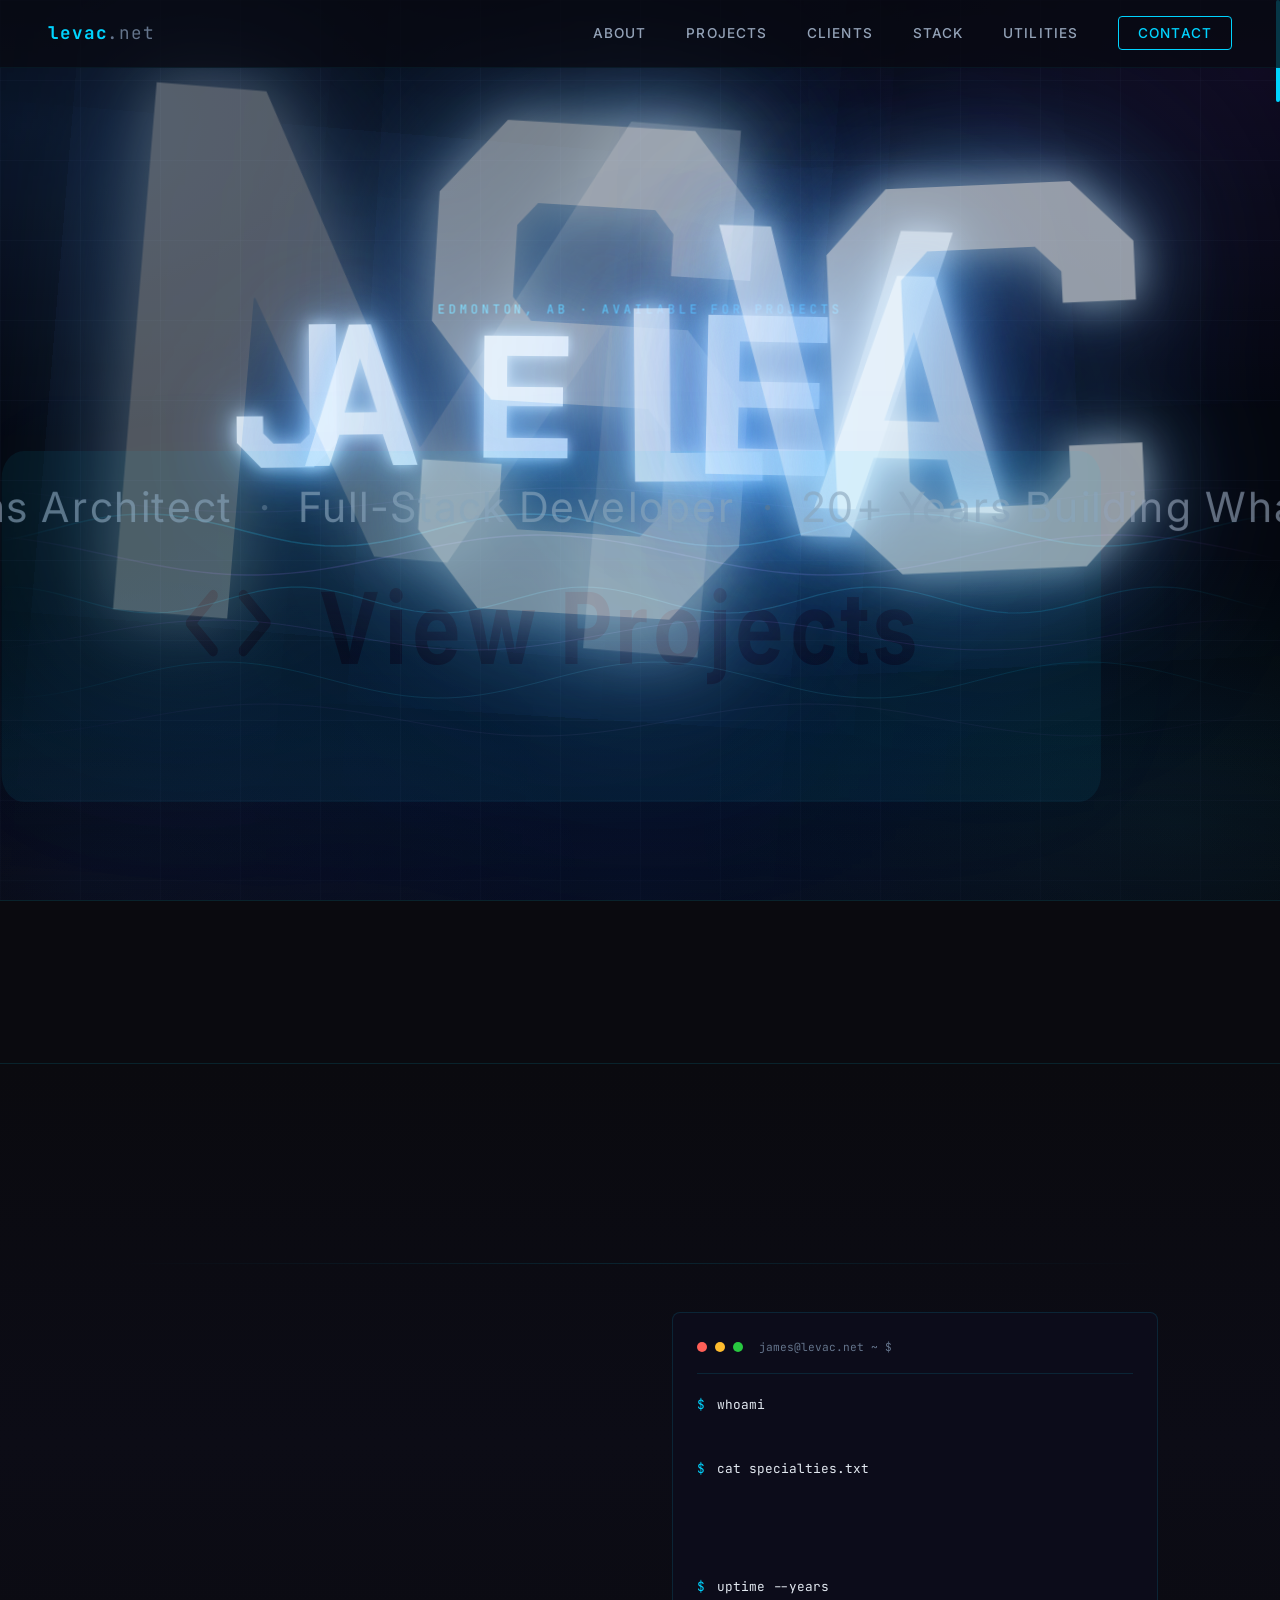
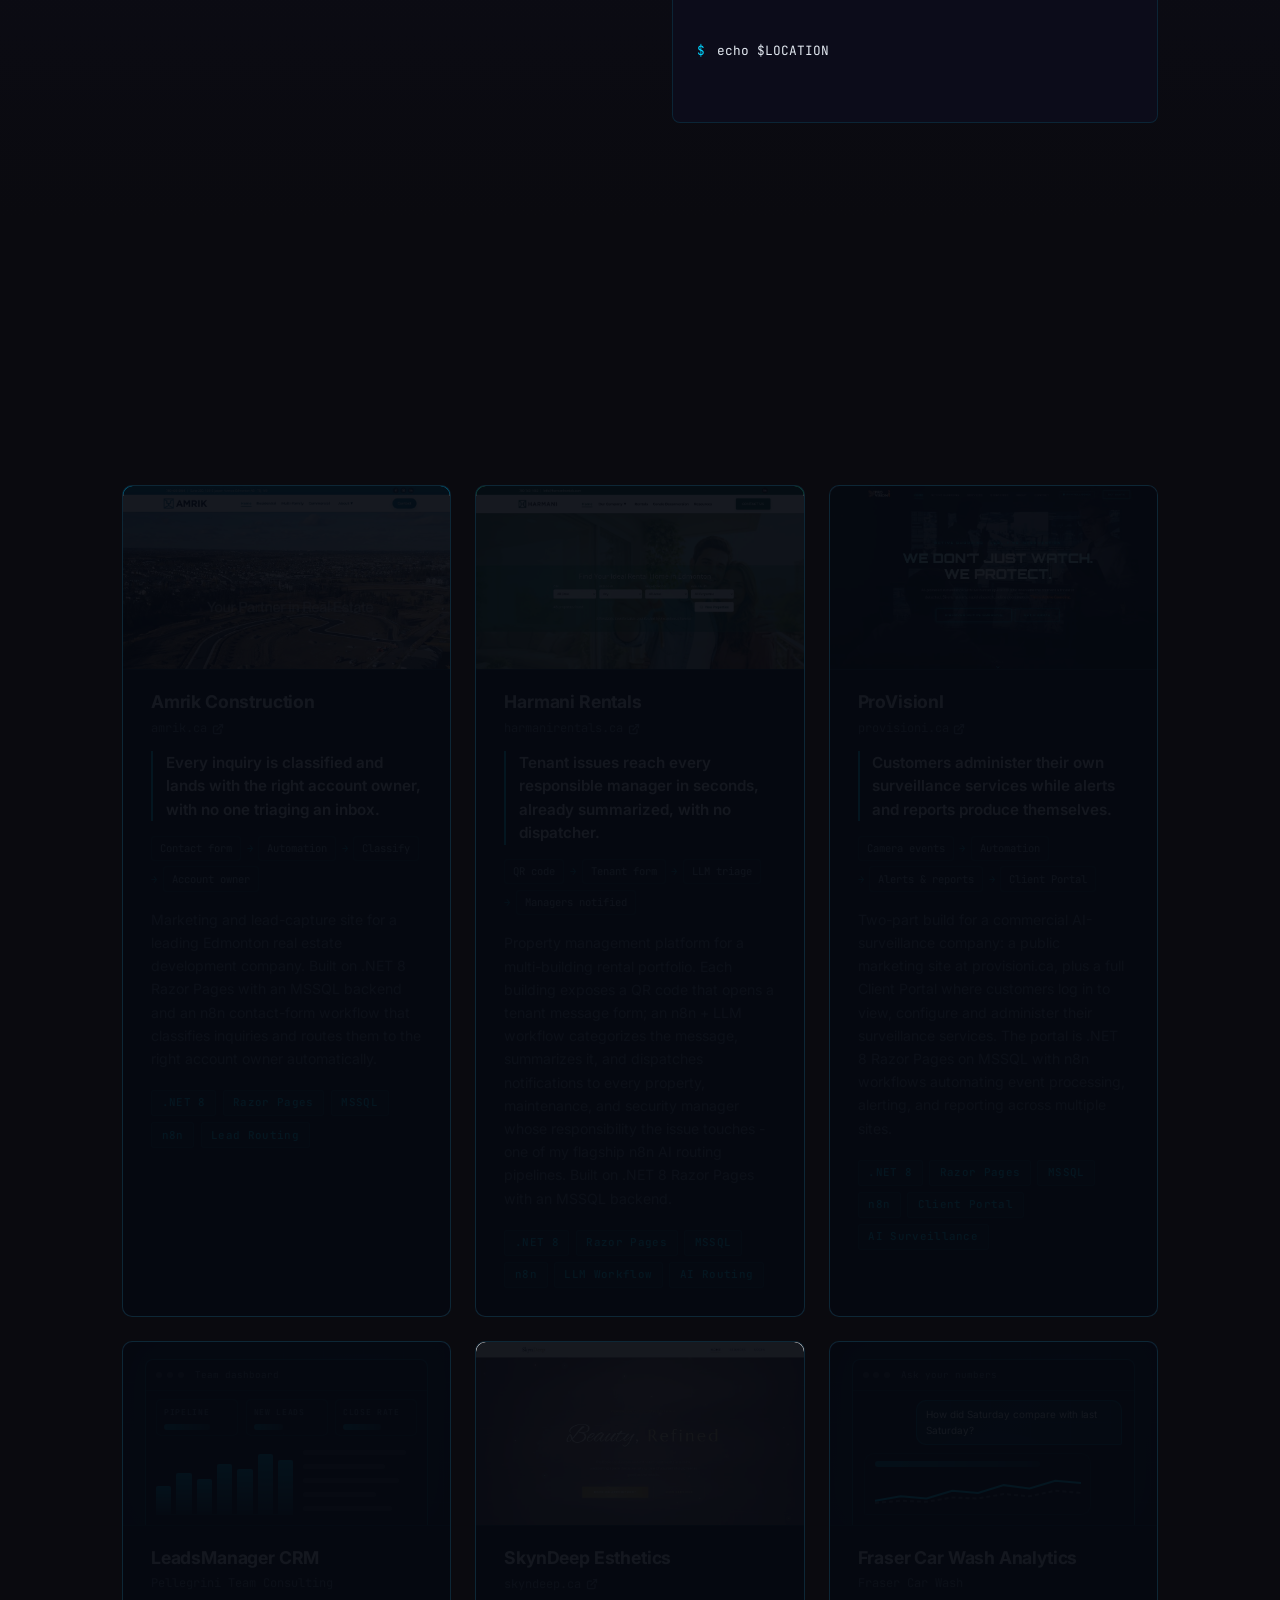
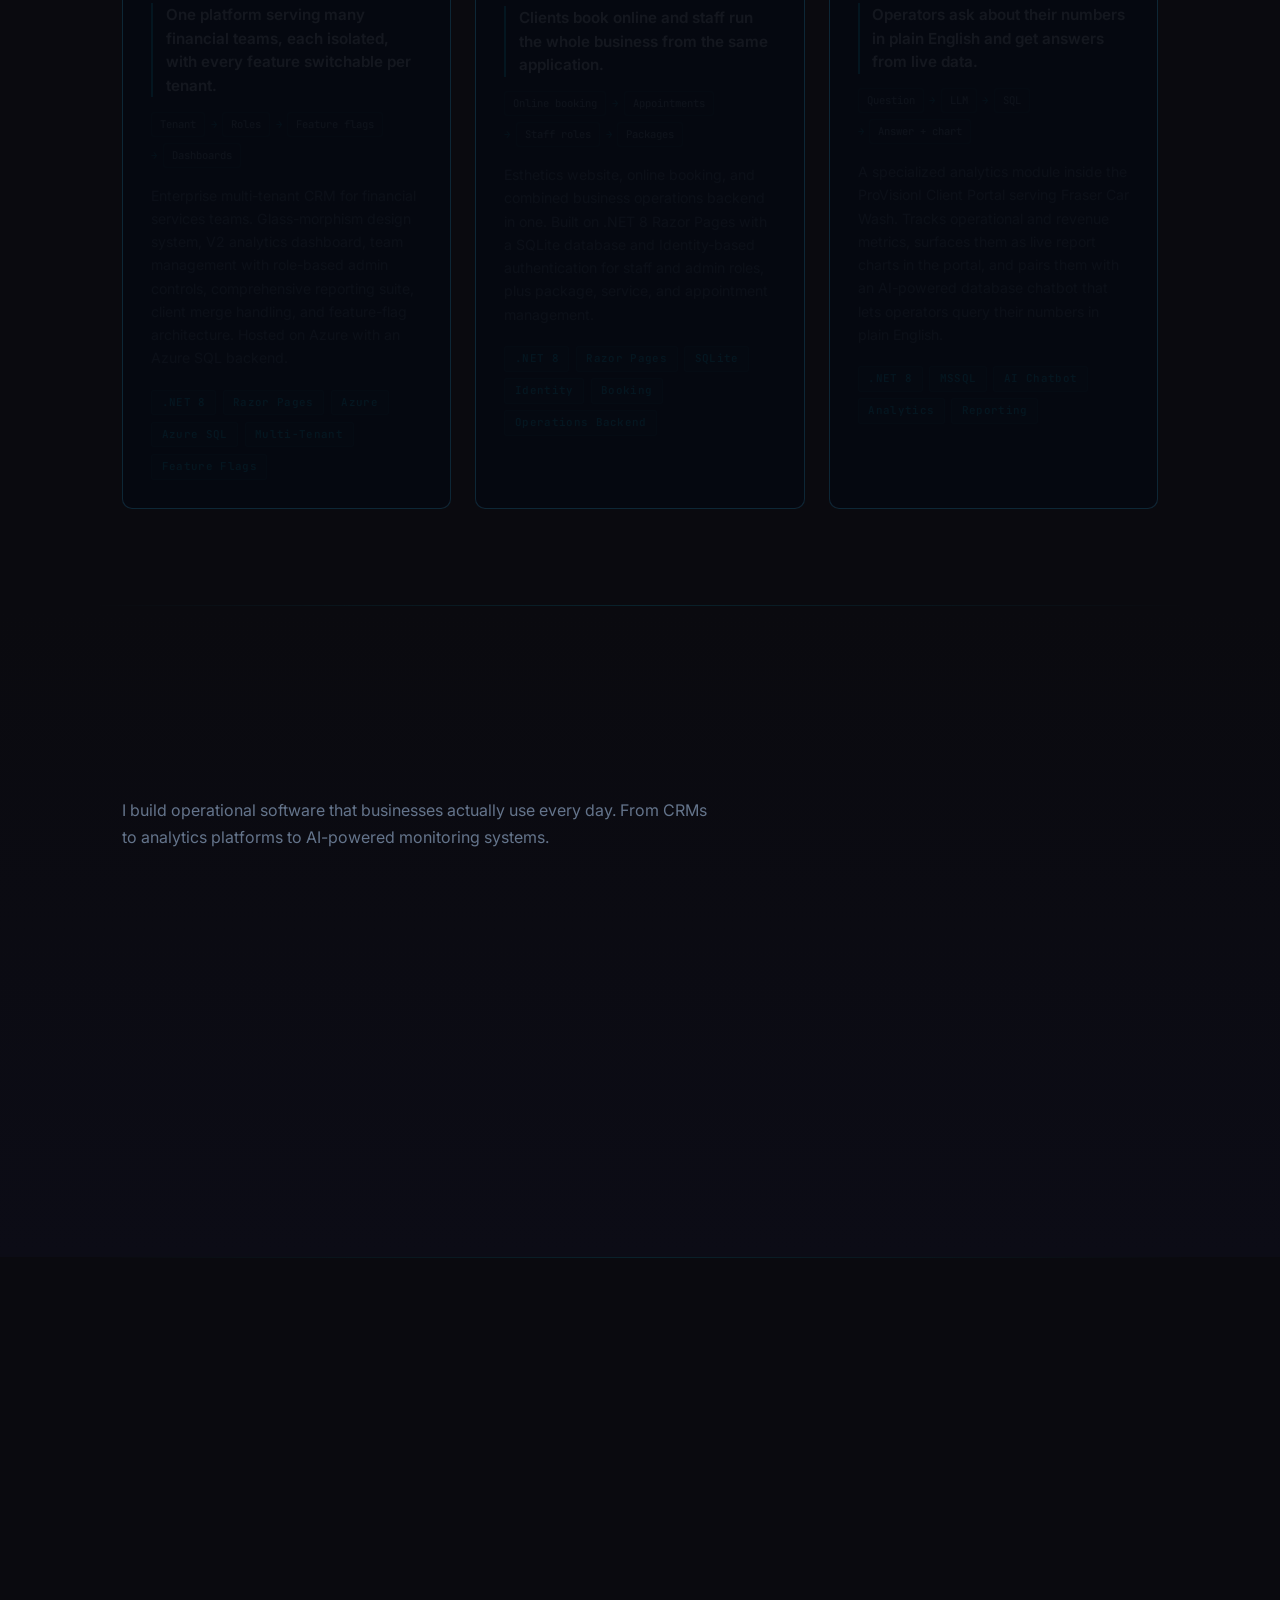
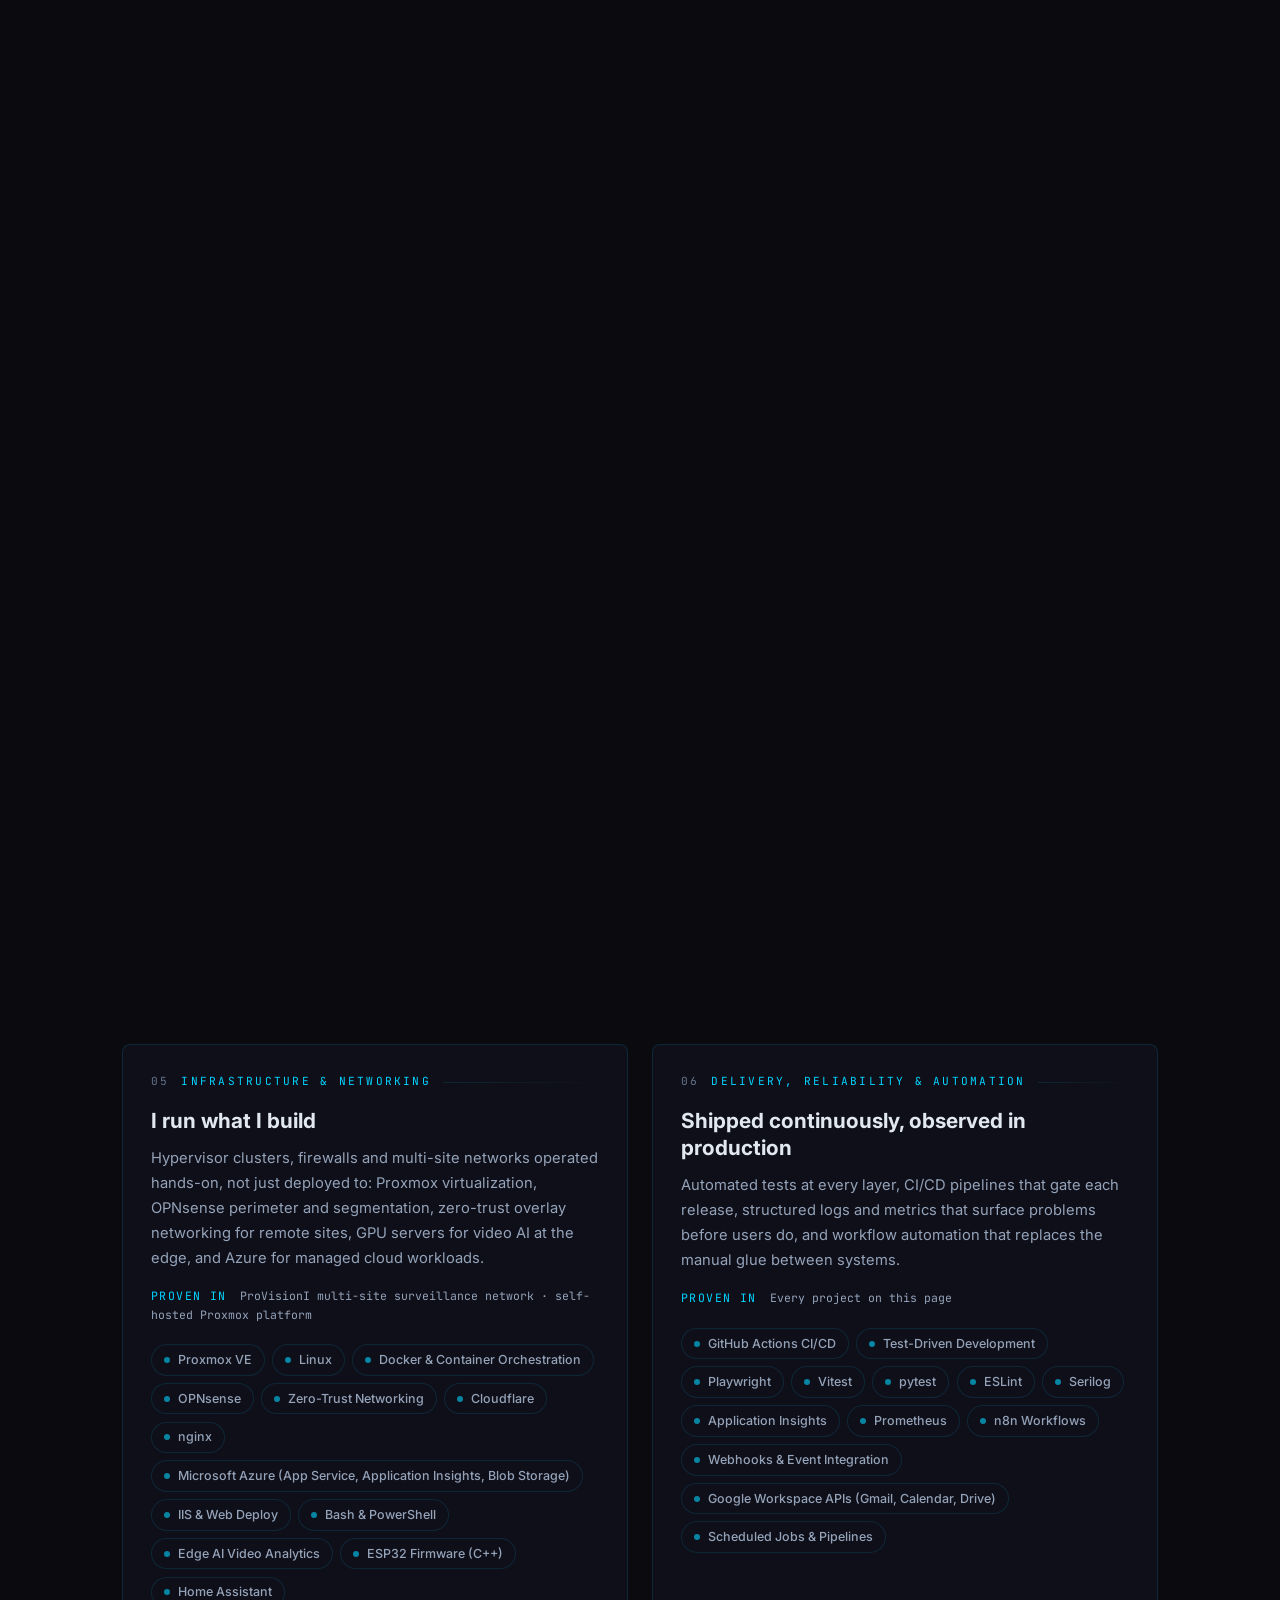
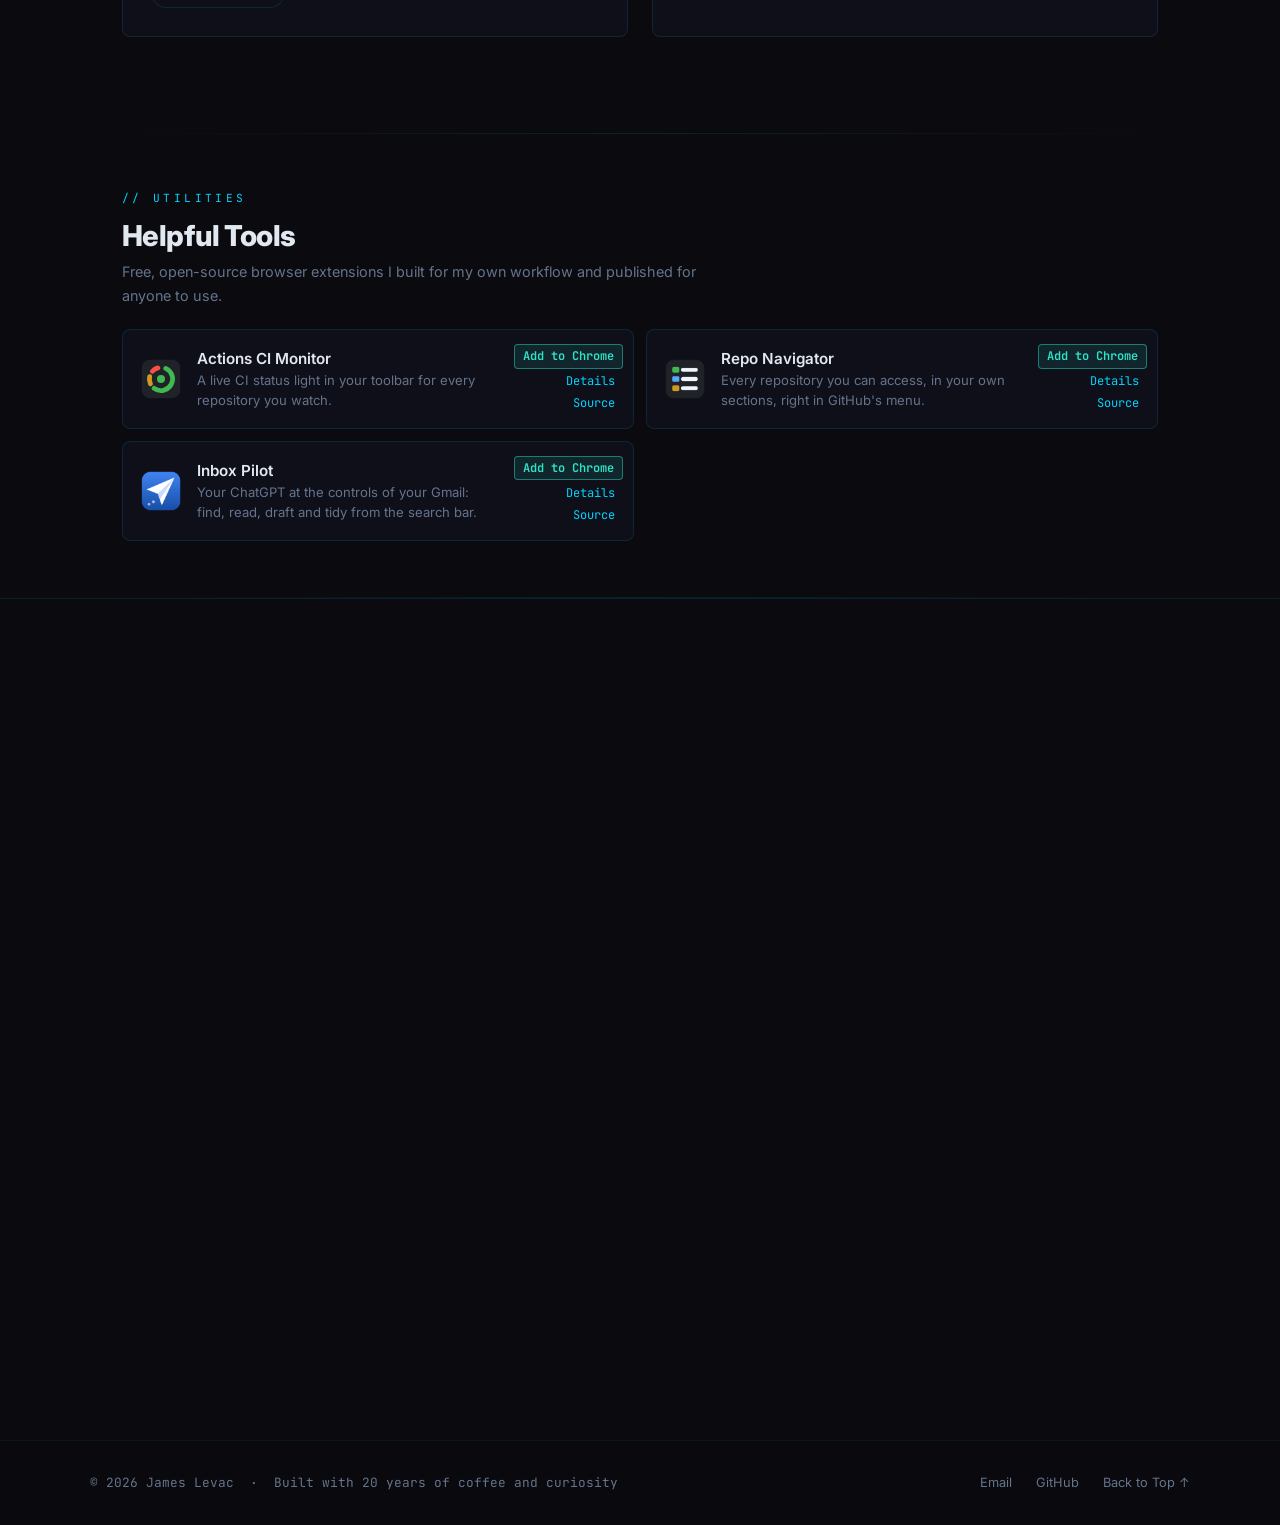
<file: index.html>
<!DOCTYPE html>
<html lang="en">
<head>
  <meta charset="UTF-8">
  <meta name="viewport" content="width=device-width, initial-scale=1.0">
  <meta name="description" content="James Levac - AI Systems Architect & Full-Stack Developer based in Edmonton, AB. 20+ years building production-grade software, AI-powered platforms, and operational systems.">
  <meta name="author" content="James Levac">
  <meta property="og:title" content="James Levac - AI Systems Architect & Full-Stack Developer">
  <meta property="og:description" content="20+ years building what matters. AI-augmented applications, agentic workflows, full-stack development.">
  <meta property="og:type" content="website">
  <meta property="og:url" content="https://levac.net/">
  <meta property="og:site_name" content="James Levac">
  <meta property="og:image" content="https://levac.net/images/og-card.jpg">
  <meta property="og:image:width" content="1200">
  <meta property="og:image:height" content="630">
  <meta property="og:image:alt" content="James Levac - AI Systems Architect and Full-Stack Developer, Edmonton AB">
  <meta name="twitter:card" content="summary_large_image">
  <meta name="twitter:title" content="James Levac - AI Systems Architect & Full-Stack Developer">
  <meta name="twitter:description" content="20+ years building what matters. AI-augmented applications, agentic workflows, full-stack development.">
  <meta name="twitter:image" content="https://levac.net/images/og-card.jpg">
  <link rel="canonical" href="https://levac.net/">
  <meta name="theme-color" content="#0a0a0f">
  <script type="application/ld+json">
  {
    "@context": "https://schema.org",
    "@type": "Person",
    "name": "James Levac",
    "url": "https://levac.net/",
    "image": "https://levac.net/images/og-card.jpg",
    "jobTitle": "AI Systems Architect & Full-Stack Developer",
    "email": "mailto:James@Levac.net",
    "address": { "@type": "PostalAddress", "addressLocality": "Edmonton", "addressRegion": "AB", "addressCountry": "CA" },
    "sameAs": ["https://github.com/JD2005L"],
    "knowsAbout": ["Artificial intelligence", "Agentic workflows", "Model Context Protocol", "C#", ".NET", "ASP.NET Core", "Python", "FastAPI", "TypeScript", "React", "SQL Server", "PostgreSQL", "Azure", "n8n", "GitHub Actions"]
  }
  </script>

  <title>James Levac - AI Systems Architect & Full-Stack Developer</title>

  <!-- Favicon -->
  <link rel="icon" type="image/svg+xml" href="favicon.svg">

  <!-- Fonts -->
  <link rel="preconnect" href="https://fonts.googleapis.com">
  <link rel="preconnect" href="https://fonts.gstatic.com" crossorigin>
  <link href="https://fonts.googleapis.com/css2?family=Inter:wght@400;500;600;700;800&family=JetBrains+Mono:wght@400;500;700&family=Chakra+Petch:wght@500;600;700&display=swap" rel="stylesheet">

  <!-- GSAP only. No WebGL / Three.js - its GPU usage was stalling other tabs. -->
  <script src="https://cdn.jsdelivr.net/npm/gsap@3.12.5/dist/gsap.min.js" integrity="sha384-g4NTh/Iv5PPU4xPyhEWqPcwtNXOvdaDI8LLnyYfyNZOjKJeYQyjzQ9X5275eBjpt" crossorigin="anonymous"></script>

  <link rel="stylesheet" href="style.css">
  <noscript><style>#hero-name { visibility: visible; }</style></noscript>
</head>
<body>

  <!-- Hero background: single animated mesh-gradient div + grid + particles -->
  <div id="hero-bg" aria-hidden="true">
    <div class="hero-mesh"></div>
    <div class="hero-grid"></div>
    <!-- Flowing wave lines (cyan + violet): hero.js draws and animates the paths into this SVG. -->
    <svg class="hero-waves" viewBox="0 0 1600 900" preserveAspectRatio="none" aria-hidden="true">
      <defs>
        <linearGradient id="wc" x1="0" x2="1" y1="0" y2="0">
          <stop offset="0" stop-color="#00d4ff" stop-opacity="0"/>
          <stop offset="0.15" stop-color="#00d4ff" stop-opacity="0.35"/>
          <stop offset="0.5" stop-color="#60e8ff" stop-opacity="0.50"/>
          <stop offset="0.85" stop-color="#00d4ff" stop-opacity="0.35"/>
          <stop offset="1" stop-color="#00d4ff" stop-opacity="0"/>
        </linearGradient>
        <linearGradient id="wv" x1="0" x2="1" y1="0" y2="0">
          <stop offset="0" stop-color="#b060ff" stop-opacity="0"/>
          <stop offset="0.15" stop-color="#b060ff" stop-opacity="0.28"/>
          <stop offset="0.5" stop-color="#d0a0ff" stop-opacity="0.42"/>
          <stop offset="0.85" stop-color="#b060ff" stop-opacity="0.28"/>
          <stop offset="1" stop-color="#b060ff" stop-opacity="0"/>
        </linearGradient>
      </defs>
    </svg>
  </div>


  <!-- ===== NAV ===== -->
  <nav>
    <a href="#hero" class="nav-logo">levac<span>.net</span></a>
    <ul class="nav-links">
      <li><a href="#about">About</a></li>
      <li><a href="#projects">Projects</a></li>
      <li><a href="#clients">Clients</a></li>
      <li><a href="#stack">Stack</a></li>
      <li><a href="#utilities">Utilities</a></li>
      <li><a href="#contact" class="nav-cta">Contact</a></li>
    </ul>
  </nav>

  <!-- ===== HERO ===== -->
  <section id="hero">
    <div class="hero-overlay"></div>

    <div class="hero-content">
      <div class="hero-eyebrow">Edmonton, AB · Available for Projects</div>

      <h1 id="hero-name">James Levac</h1>

      <p class="hero-tagline">
        <span>AI Systems Architect</span> &nbsp;·&nbsp;
        <span>Full-Stack Developer</span> &nbsp;·&nbsp;
        <span>20+ Years Building What Matters</span>
      </p>

      <div class="hero-cta-group">
        <a href="#projects" class="btn-primary">
          <svg width="16" height="16" viewBox="0 0 24 24" fill="none" stroke="currentColor" stroke-width="2.5" stroke-linecap="round" stroke-linejoin="round"><polyline points="16 18 22 12 16 6"/><polyline points="8 6 2 12 8 18"/></svg>
          View Projects
        </a>
        <a href="#contact" class="btn-outline">
          <svg width="16" height="16" viewBox="0 0 24 24" fill="none" stroke="currentColor" stroke-width="2.5" stroke-linecap="round" stroke-linejoin="round"><path d="M4 4h16c1.1 0 2 .9 2 2v12c0 1.1-.9 2-2 2H4c-1.1 0-2-.9-2-2V6c0-1.1.9-2 2-2z"/><polyline points="22,6 12,13 2,6"/></svg>
          Get in Touch
        </a>
      </div>
    </div>

    <div class="scroll-indicator">
      <span>Scroll</span>
      <div class="scroll-line"></div>
    </div>
  </section>

  <!-- ===== STATS ===== -->
  <section id="stats" aria-label="At a glance">
    <div class="stats-band">
      <div class="stat"><span class="stat-value" data-count="20" data-suffix="+">20+</span><span class="stat-label">Years shipping software</span></div>
      <div class="stat"><span class="stat-value" data-count="6">6</span><span class="stat-label">Production systems featured</span></div>
      <div class="stat"><span class="stat-value" data-count="4">4</span><span class="stat-label">Industries served</span></div>
      <div class="stat"><span class="stat-value" data-count="3">3</span><span class="stat-label">Chrome Web Store extensions</span></div>
    </div>
  </section>

  <!-- ===== ABOUT ===== -->
  <section id="about">
    <div class="section-inner">
      <div class="section-label">// About</div>
      <h2 class="section-title">Builder of Real Systems</h2>
      <div class="section-divider" style="margin: 1.5rem 0 0;"></div>

      <div class="about-grid">
        <div class="about-text">
          <p>
            <strong>Full-Stack Developer and AI Systems Architect</strong> with 20+ years of experience.
            I specialize in AI-augmented application development, agentic workflow design, and operational
            application engineering.
          </p>
          <p>
            I build systems that actually work in the real world - from backend architecture through to
            polished, production-grade user interfaces. No vaporware. No overengineered proofs of concept.
            Just software that businesses run on every day.
          </p>
          <p>
            Based in Edmonton, AB. Available for projects ranging from single-feature integrations to
            full platform builds.
          </p>
        </div>

        <div class="about-terminal">
          <div class="terminal-header">
            <div class="terminal-dot red"></div>
            <div class="terminal-dot yellow"></div>
            <div class="terminal-dot green"></div>
            <span class="terminal-title">james@levac.net ~ $</span>
          </div>

          <div class="terminal-line">
            <span class="t-prompt">$</span>
            <span class="t-cmd">whoami</span>
          </div>
          <span class="t-out" style="--len:11">james_levac</span>

          <br>
          <div class="terminal-line">
            <span class="t-prompt">$</span>
            <span class="t-cmd">cat specialties.txt</span>
          </div>
          <span class="t-out" style="--len:23">AI Systems Architecture</span>
          <span class="t-out" style="--len:23">Agentic Workflow Design</span>
          <span class="t-out" style="--len:22">Full-Stack Development</span>
          <span class="t-out" style="--len:23">Operational Engineering</span>

          <br>
          <div class="terminal-line">
            <span class="t-prompt">$</span>
            <span class="t-cmd">uptime --years</span>
          </div>
          <span class="t-out" style="--len:27">20+ years &middot; still compiling</span>

          <br>
          <div class="terminal-line">
            <span class="t-prompt">$</span>
            <span class="t-cmd">echo $LOCATION</span>
          </div>
          <span class="t-out" style="--len:20">Edmonton, AB, Canada</span>
          <span class="t-out-dim" style="--len:2"># </span>
        </div>
      </div>
    </div>
  </section>

  <!-- ===== PROJECTS ===== -->
  <section id="projects">
    <div class="section-inner">
      <div class="section-label">// Projects</div>
      <h2 class="section-title">Selected Work</h2>
      <p class="section-subtitle" style="margin-bottom: 0;">Production systems built for real businesses.</p>

      <div class="projects-grid">

        <!-- Amrik Construction -->
        <div class="project-card">
          <div class="card-media">
            <img src="images/projects/amrik.jpg" alt="Amrik Construction screenshot" loading="lazy" width="1000" height="580">
          </div>
          <div class="card-head">
            <h3 class="card-title">Amrik Construction</h3>
            <a href="https://amrik.ca" target="_blank" rel="noopener" class="card-link">
              amrik.ca
              <svg viewBox="0 0 24 24" fill="none" stroke="currentColor" stroke-width="2.5" stroke-linecap="round" stroke-linejoin="round"><path d="M18 13v6a2 2 0 0 1-2 2H5a2 2 0 0 1-2-2V8a2 2 0 0 1 2-2h6"/><polyline points="15 3 21 3 21 9"/><line x1="10" y1="14" x2="21" y2="3"/></svg>
            </a>
          </div>
          <p class="card-outcome">Every inquiry is classified and lands with the right account owner, with no one triaging an inbox.</p>
          <div class="card-flow" aria-label="How it works: Contact form then Automation then Classify then Account owner"><span class="flow-step" style="--i:0">Contact form</span><span class="flow-hop"><span class="flow-arrow" aria-hidden="true">→</span><span class="flow-step" style="--i:1">Automation</span></span><span class="flow-hop"><span class="flow-arrow" aria-hidden="true">→</span><span class="flow-step" style="--i:2">Classify</span></span><span class="flow-hop"><span class="flow-arrow" aria-hidden="true">→</span><span class="flow-step" style="--i:3">Account owner</span></span></div>
          <p class="card-desc">Marketing and lead-capture site for a leading Edmonton real estate development company. Built on .NET 8 Razor Pages with an MSSQL backend and an n8n contact-form workflow that classifies inquiries and routes them to the right account owner automatically.</p>
          <div class="card-tags">
            <span class="tag">.NET 8</span>
            <span class="tag">Razor Pages</span>
            <span class="tag">MSSQL</span>
            <span class="tag">n8n</span>
            <span class="tag">Lead Routing</span>
          </div>
        </div>

        <!-- Harmani Rentals -->
        <div class="project-card">
          <div class="card-media">
            <img src="images/projects/harmani.jpg" alt="Harmani Rentals screenshot" loading="lazy" width="1000" height="580">
          </div>
          <div class="card-head">
            <h3 class="card-title">Harmani Rentals</h3>
            <a href="https://harmanirentals.ca" target="_blank" rel="noopener" class="card-link">
              harmanirentals.ca
              <svg viewBox="0 0 24 24" fill="none" stroke="currentColor" stroke-width="2.5" stroke-linecap="round" stroke-linejoin="round"><path d="M18 13v6a2 2 0 0 1-2 2H5a2 2 0 0 1-2-2V8a2 2 0 0 1 2-2h6"/><polyline points="15 3 21 3 21 9"/><line x1="10" y1="14" x2="21" y2="3"/></svg>
            </a>
          </div>
          <p class="card-outcome">Tenant issues reach every responsible manager in seconds, already summarized, with no dispatcher.</p>
          <div class="card-flow" aria-label="How it works: QR code then Tenant form then LLM triage then Managers notified"><span class="flow-step" style="--i:0">QR code</span><span class="flow-hop"><span class="flow-arrow" aria-hidden="true">→</span><span class="flow-step" style="--i:1">Tenant form</span></span><span class="flow-hop"><span class="flow-arrow" aria-hidden="true">→</span><span class="flow-step" style="--i:2">LLM triage</span></span><span class="flow-hop"><span class="flow-arrow" aria-hidden="true">→</span><span class="flow-step" style="--i:3">Managers notified</span></span></div>
          <p class="card-desc">Property management platform for a multi-building rental portfolio. Each building exposes a QR code that opens a tenant message form; an n8n + LLM workflow categorizes the message, summarizes it, and dispatches notifications to every property, maintenance, and security manager whose responsibility the issue touches - one of my flagship n8n AI routing pipelines. Built on .NET 8 Razor Pages with an MSSQL backend.</p>
          <div class="card-tags">
            <span class="tag">.NET 8</span>
            <span class="tag">Razor Pages</span>
            <span class="tag">MSSQL</span>
            <span class="tag">n8n</span>
            <span class="tag">LLM Workflow</span>
            <span class="tag">AI Routing</span>
          </div>
        </div>

        <!-- ProVisionI -->
        <div class="project-card">
          <div class="card-media">
            <img src="images/projects/provisioni.jpg" alt="ProVisionI screenshot" loading="lazy" width="1000" height="580">
          </div>
          <div class="card-head">
            <h3 class="card-title">ProVisionI</h3>
            <a href="https://provisioni.ca" target="_blank" rel="noopener" class="card-link">
              provisioni.ca
              <svg viewBox="0 0 24 24" fill="none" stroke="currentColor" stroke-width="2.5" stroke-linecap="round" stroke-linejoin="round"><path d="M18 13v6a2 2 0 0 1-2 2H5a2 2 0 0 1-2-2V8a2 2 0 0 1 2-2h6"/><polyline points="15 3 21 3 21 9"/><line x1="10" y1="14" x2="21" y2="3"/></svg>
            </a>
          </div>
          <p class="card-outcome">Customers administer their own surveillance services while alerts and reports produce themselves.</p>
          <div class="card-flow" aria-label="How it works: Camera events then Automation then Alerts &amp; reports then Client Portal"><span class="flow-step" style="--i:0">Camera events</span><span class="flow-hop"><span class="flow-arrow" aria-hidden="true">→</span><span class="flow-step" style="--i:1">Automation</span></span><span class="flow-hop"><span class="flow-arrow" aria-hidden="true">→</span><span class="flow-step" style="--i:2">Alerts &amp; reports</span></span><span class="flow-hop"><span class="flow-arrow" aria-hidden="true">→</span><span class="flow-step" style="--i:3">Client Portal</span></span></div>
          <p class="card-desc">Two-part build for a commercial AI-surveillance company: a public marketing site at provisioni.ca, plus a full Client Portal where customers log in to view, configure and administer their surveillance services. The portal is .NET 8 Razor Pages on MSSQL with n8n workflows automating event processing, alerting, and reporting across multiple sites.</p>
          <div class="card-tags">
            <span class="tag">.NET 8</span>
            <span class="tag">Razor Pages</span>
            <span class="tag">MSSQL</span>
            <span class="tag">n8n</span>
            <span class="tag">Client Portal</span>
            <span class="tag">AI Surveillance</span>
          </div>
        </div>

        <!-- LeadsManager CRM -->
        <div class="project-card">
          <div class="card-media-placeholder mock" aria-hidden="true">
            <div class="mock-window">
              <div class="mock-bar"><i></i><i></i><i></i><span>Team dashboard</span></div>
              <div class="mock-kpis"><div><b>Pipeline</b><em style="--w:70%"></em></div><div><b>New leads</b><em style="--w:45%"></em></div><div><b>Close rate</b><em style="--w:58%"></em></div></div>
              <div class="mock-body">
                <div class="mock-bars"><span style="--h:42%"></span><span style="--h:60%"></span><span style="--h:51%"></span><span style="--h:74%"></span><span style="--h:66%"></span><span style="--h:88%"></span><span style="--h:79%"></span></div>
                <div class="mock-rows"><span style="--w:90%"></span><span style="--w:72%"></span><span style="--w:84%"></span><span style="--w:64%"></span><span style="--w:78%"></span></div>
              </div>
            </div>
          </div>
          <div class="card-head">
            <h3 class="card-title">LeadsManager CRM</h3>
            <div class="card-link card-link-static">Pellegrini Team Consulting</div>
          </div>
          <p class="card-outcome">One platform serving many financial teams, each isolated, with every feature switchable per tenant.</p>
          <div class="card-flow" aria-label="How it works: Tenant then Roles then Feature flags then Dashboards"><span class="flow-step" style="--i:0">Tenant</span><span class="flow-hop"><span class="flow-arrow" aria-hidden="true">→</span><span class="flow-step" style="--i:1">Roles</span></span><span class="flow-hop"><span class="flow-arrow" aria-hidden="true">→</span><span class="flow-step" style="--i:2">Feature flags</span></span><span class="flow-hop"><span class="flow-arrow" aria-hidden="true">→</span><span class="flow-step" style="--i:3">Dashboards</span></span></div>
          <p class="card-desc">Enterprise multi-tenant CRM for financial services teams. Glass-morphism design system, V2 analytics dashboard, team management with role-based admin controls, comprehensive reporting suite, client merge handling, and feature-flag architecture. Hosted on Azure with an Azure SQL backend.</p>
          <div class="card-tags">
            <span class="tag">.NET 8</span>
            <span class="tag">Razor Pages</span>
            <span class="tag">Azure</span>
            <span class="tag">Azure SQL</span>
            <span class="tag">Multi-Tenant</span>
            <span class="tag">Feature Flags</span>
          </div>
        </div>

        <!-- SkynDeep -->
        <div class="project-card">
          <div class="card-media">
            <img src="images/projects/skyndeep.jpg" alt="SkynDeep Esthetics screenshot" loading="lazy" width="1000" height="580">
          </div>
          <div class="card-head">
            <h3 class="card-title">SkynDeep Esthetics</h3>
            <a href="https://skyndeep.ca" target="_blank" rel="noopener" class="card-link">
              skyndeep.ca
              <svg viewBox="0 0 24 24" fill="none" stroke="currentColor" stroke-width="2.5" stroke-linecap="round" stroke-linejoin="round"><path d="M18 13v6a2 2 0 0 1-2 2H5a2 2 0 0 1-2-2V8a2 2 0 0 1 2-2h6"/><polyline points="15 3 21 3 21 9"/><line x1="10" y1="14" x2="21" y2="3"/></svg>
            </a>
          </div>
          <p class="card-outcome">Clients book online and staff run the whole business from the same application.</p>
          <div class="card-flow" aria-label="How it works: Online booking then Appointments then Staff roles then Packages"><span class="flow-step" style="--i:0">Online booking</span><span class="flow-hop"><span class="flow-arrow" aria-hidden="true">→</span><span class="flow-step" style="--i:1">Appointments</span></span><span class="flow-hop"><span class="flow-arrow" aria-hidden="true">→</span><span class="flow-step" style="--i:2">Staff roles</span></span><span class="flow-hop"><span class="flow-arrow" aria-hidden="true">→</span><span class="flow-step" style="--i:3">Packages</span></span></div>
          <p class="card-desc">Esthetics website, online booking, and combined business operations backend in one. Built on .NET 8 Razor Pages with a SQLite database and Identity-based authentication for staff and admin roles, plus package, service, and appointment management.</p>
          <div class="card-tags">
            <span class="tag">.NET 8</span>
            <span class="tag">Razor Pages</span>
            <span class="tag">SQLite</span>
            <span class="tag">Identity</span>
            <span class="tag">Booking</span>
            <span class="tag">Operations Backend</span>
          </div>
        </div>

        <!-- Fraser Car Wash -->
        <div class="project-card">
          <div class="card-media-placeholder mock" aria-hidden="true">
            <div class="mock-window">
              <div class="mock-bar"><i></i><i></i><i></i><span>Ask your numbers</span></div>
              <div class="mock-chat">
                <div class="mock-q">How did Saturday compare with last Saturday?</div>
                <div class="mock-a">
                  <span class="mock-line" style="--w:80%"></span>
                  <svg class="mock-chart" viewBox="0 0 200 60" preserveAspectRatio="none"><polyline points="0,48 25,40 50,44 75,30 100,34 125,20 150,26 175,12 200,16" /><polyline class="prev" points="0,52 25,48 50,50 75,42 100,44 125,36 150,40 175,30 200,34" /></svg>
                </div>
              </div>
            </div>
          </div>
          <div class="card-head">
            <h3 class="card-title">Fraser Car Wash Analytics</h3>
            <div class="card-link card-link-static">Fraser Car Wash</div>
          </div>
          <p class="card-outcome">Operators ask about their numbers in plain English and get answers from live data.</p>
          <div class="card-flow" aria-label="How it works: Question then LLM then SQL then Answer + chart"><span class="flow-step" style="--i:0">Question</span><span class="flow-hop"><span class="flow-arrow" aria-hidden="true">→</span><span class="flow-step" style="--i:1">LLM</span></span><span class="flow-hop"><span class="flow-arrow" aria-hidden="true">→</span><span class="flow-step" style="--i:2">SQL</span></span><span class="flow-hop"><span class="flow-arrow" aria-hidden="true">→</span><span class="flow-step" style="--i:3">Answer + chart</span></span></div>
          <p class="card-desc">A specialized analytics module inside the ProVisionI Client Portal serving Fraser Car Wash. Tracks operational and revenue metrics, surfaces them as live report charts in the portal, and pairs them with an AI-powered database chatbot that lets operators query their numbers in plain English.</p>
          <div class="card-tags">
            <span class="tag">.NET 8</span>
            <span class="tag">MSSQL</span>
            <span class="tag">AI Chatbot</span>
            <span class="tag">Analytics</span>
            <span class="tag">Reporting</span>
          </div>
        </div>

      </div>
    </div>
  </section>

  <div class="section-divider"></div>

  <!-- ===== CLIENTS ===== -->
  <section id="clients">
    <div class="section-inner">
      <div class="section-label">// Clients</div>
      <h2 class="section-title">Trusted By</h2>
      <div class="clients-intro">
        <p>I build operational software that businesses actually use every day. From CRMs to analytics platforms to AI-powered monitoring systems.</p>
      </div>

      <div class="clients-grid">

        <div class="client-card">
          <div class="client-name">Genesee & Wyoming</div>
          <div class="client-desc">Custom operational management software streamlining daily business workflows, reporting, and team coordination.</div>
        </div>

        <div class="client-card">
          <div class="client-name">Amrik Land Developments</div>
          <div class="client-desc">Corporate web presence, property management platforms, and AI-powered surveillance analytics across construction and commercial properties.</div>
        </div>

        <div class="client-card">
          <div class="client-name">Pellegrini Team Consulting</div>
          <div class="client-desc">LeadsManager CRM platform - multi-tenant, team management, reporting, and feature flags.</div>
        </div>

        <div class="client-card">
          <div class="client-name">ProVisionI Surveillance Inc.</div>
          <div class="client-desc">AI-powered commercial surveillance analytics - camera event processing, natural-language SQL chatbot, and multi-site monitoring across construction and commercial properties.</div>
        </div>

      </div>
    </div>
  </section>

  <div class="section-divider"></div>

  <!-- ===== TECH STACK ===== -->
  <section id="stack">
    <div class="section-inner">
      <div class="section-label">// Stack</div>
      <h2 class="section-title">Architecture to Infrastructure</h2>
      <p class="section-subtitle">Most engineers own one layer. I design the platform, write the code, and run the servers it lives on, so the pieces fit and nothing is lost in hand-offs.</p>

      <div class="stack-domains">

        <article class="stack-domain">
          <div class="stack-category-label"><span class="stack-index">01</span>SaaS &amp; Platform Architecture</div>
          <h3 class="stack-domain-title">Multi-tenant platforms built to grow</h3>
          <p class="stack-domain-desc">Tenant-isolated data, role-based access and feature flags that let one codebase serve many customers safely. Client portals with per-customer configuration and admin controls, and APIs defined by OpenAPI contracts from day one.</p>
          <p class="stack-proof"><span>Proven in</span> LeadsManager CRM · ProVisionI Client Portal</p>
          <div class="stack-pills">
            <div class="stack-pill"><span class="pill-dot"></span>Multi-Tenant Architecture</div>
            <div class="stack-pill"><span class="pill-dot"></span>Role-Based Access Control</div>
            <div class="stack-pill"><span class="pill-dot"></span>Feature-Flag Rollouts</div>
            <div class="stack-pill"><span class="pill-dot"></span>ASP.NET Core Identity</div>
            <div class="stack-pill"><span class="pill-dot"></span>REST &amp; OpenAPI</div>
            <div class="stack-pill"><span class="pill-dot"></span>SignalR Real-Time</div>
            <div class="stack-pill"><span class="pill-dot"></span>Event-Driven Architecture</div>
          </div>
        </article>

        <article class="stack-domain">
          <div class="stack-category-label"><span class="stack-index">02</span>Application Development</div>
          <h3 class="stack-domain-title">Production .NET, TypeScript and Python</h3>
          <p class="stack-domain-desc">Twenty years shipping software businesses run on every day: .NET backends with clean domain layers, fast server-rendered interfaces, React where it earns its place, and Python where its ecosystem is stronger.</p>
          <p class="stack-proof"><span>Proven in</span> Harmani Rentals · SkynDeep Esthetics · Helpful Tools</p>
          <div class="stack-pills">
            <div class="stack-pill"><span class="pill-dot"></span>C# · .NET 8 / 9 / 10</div>
            <div class="stack-pill"><span class="pill-dot"></span>ASP.NET Core (Razor Pages, Web API, Blazor)</div>
            <div class="stack-pill"><span class="pill-dot"></span>Entity Framework Core</div>
            <div class="stack-pill"><span class="pill-dot"></span>TypeScript &amp; React (Vite, Tailwind)</div>
            <div class="stack-pill"><span class="pill-dot"></span>Python (FastAPI, Pydantic)</div>
            <div class="stack-pill"><span class="pill-dot"></span>Node.js / Express</div>
            <div class="stack-pill"><span class="pill-dot"></span>Chrome Extensions (Manifest V3)</div>
            <div class="stack-pill"><span class="pill-dot"></span>Chart.js / Recharts</div>
          </div>
        </article>

        <article class="stack-domain">
          <div class="stack-category-label"><span class="stack-index">03</span>AI &amp; Agentic Systems</div>
          <h3 class="stack-domain-title">AI that does real work, with guardrails</h3>
          <p class="stack-domain-desc">LLMs wired into business processes: classifying and routing inbound messages, answering questions over live databases in plain English, and agents that act only through scoped, logged tools. Models chosen on cost, privacy and latency, from frontier APIs to local models on owned GPUs.</p>
          <p class="stack-proof"><span>Proven in</span> Harmani AI routing · Fraser Car Wash NL-to-SQL · Inbox Pilot</p>
          <div class="stack-pills">
            <div class="stack-pill"><span class="pill-dot"></span>Anthropic Claude API</div>
            <div class="stack-pill"><span class="pill-dot"></span>OpenAI (ChatGPT, Codex)</div>
            <div class="stack-pill"><span class="pill-dot"></span>Google Gemini API</div>
            <div class="stack-pill"><span class="pill-dot"></span>Model Context Protocol (MCP)</div>
            <div class="stack-pill"><span class="pill-dot"></span>Multi-Agent Orchestration</div>
            <div class="stack-pill"><span class="pill-dot"></span>Claude Code</div>
            <div class="stack-pill"><span class="pill-dot"></span>Retrieval-Augmented Generation</div>
            <div class="stack-pill"><span class="pill-dot"></span>Natural-Language-to-SQL</div>
            <div class="stack-pill"><span class="pill-dot"></span>Local LLMs (Ollama)</div>
            <div class="stack-pill"><span class="pill-dot"></span>On-Device Speech (ONNX Runtime)</div>
            <div class="stack-pill"><span class="pill-dot"></span>Prompt Engineering</div>
          </div>
        </article>

        <article class="stack-domain">
          <div class="stack-category-label"><span class="stack-index">04</span>Data &amp; Reporting</div>
          <h3 class="stack-domain-title">Data models built for the questions a business asks</h3>
          <p class="stack-domain-desc">Relational schemas designed for integrity and for reporting, migrations managed in code, and pipelines that turn operational data into live dashboards, PDF reports and Excel exports people actually open.</p>
          <p class="stack-proof"><span>Proven in</span> Fraser Car Wash Analytics · LeadsManager reporting</p>
          <div class="stack-pills">
            <div class="stack-pill"><span class="pill-dot"></span>SQL Server / T-SQL</div>
            <div class="stack-pill"><span class="pill-dot"></span>Azure SQL</div>
            <div class="stack-pill"><span class="pill-dot"></span>PostgreSQL</div>
            <div class="stack-pill"><span class="pill-dot"></span>SQLite</div>
            <div class="stack-pill"><span class="pill-dot"></span>Azure Cosmos DB</div>
            <div class="stack-pill"><span class="pill-dot"></span>Data Modeling</div>
            <div class="stack-pill"><span class="pill-dot"></span>ETL Pipelines</div>
          </div>
        </article>

        <article class="stack-domain">
          <div class="stack-category-label"><span class="stack-index">05</span>Infrastructure &amp; Networking</div>
          <h3 class="stack-domain-title">I run what I build</h3>
          <p class="stack-domain-desc">Hypervisor clusters, firewalls and multi-site networks operated hands-on, not just deployed to: Proxmox virtualization, OPNsense perimeter and segmentation, zero-trust overlay networking for remote sites, GPU servers for video AI at the edge, and Azure for managed cloud workloads.</p>
          <p class="stack-proof"><span>Proven in</span> ProVisionI multi-site surveillance network · self-hosted Proxmox platform</p>
          <div class="stack-pills">
            <div class="stack-pill"><span class="pill-dot"></span>Proxmox VE</div>
            <div class="stack-pill"><span class="pill-dot"></span>Linux</div>
            <div class="stack-pill"><span class="pill-dot"></span>Docker &amp; Container Orchestration</div>
            <div class="stack-pill"><span class="pill-dot"></span>OPNsense</div>
            <div class="stack-pill"><span class="pill-dot"></span>Zero-Trust Networking</div>
            <div class="stack-pill"><span class="pill-dot"></span>Cloudflare</div>
            <div class="stack-pill"><span class="pill-dot"></span>nginx</div>
            <div class="stack-pill"><span class="pill-dot"></span>Microsoft Azure (App Service, Application Insights, Blob Storage)</div>
            <div class="stack-pill"><span class="pill-dot"></span>IIS &amp; Web Deploy</div>
            <div class="stack-pill"><span class="pill-dot"></span>Bash &amp; PowerShell</div>
            <div class="stack-pill"><span class="pill-dot"></span>Edge AI Video Analytics</div>
            <div class="stack-pill"><span class="pill-dot"></span>ESP32 Firmware (C++)</div>
            <div class="stack-pill"><span class="pill-dot"></span>Home Assistant</div>
          </div>
        </article>

        <article class="stack-domain">
          <div class="stack-category-label"><span class="stack-index">06</span>Delivery, Reliability &amp; Automation</div>
          <h3 class="stack-domain-title">Shipped continuously, observed in production</h3>
          <p class="stack-domain-desc">Automated tests at every layer, CI/CD pipelines that gate each release, structured logs and metrics that surface problems before users do, and workflow automation that replaces the manual glue between systems.</p>
          <p class="stack-proof"><span>Proven in</span> Every project on this page</p>
          <div class="stack-pills">
            <div class="stack-pill"><span class="pill-dot"></span>GitHub Actions CI/CD</div>
            <div class="stack-pill"><span class="pill-dot"></span>Test-Driven Development</div>
            <div class="stack-pill"><span class="pill-dot"></span>Playwright</div>
            <div class="stack-pill"><span class="pill-dot"></span>Vitest</div>
            <div class="stack-pill"><span class="pill-dot"></span>pytest</div>
            <div class="stack-pill"><span class="pill-dot"></span>ESLint</div>
            <div class="stack-pill"><span class="pill-dot"></span>Serilog</div>
            <div class="stack-pill"><span class="pill-dot"></span>Application Insights</div>
            <div class="stack-pill"><span class="pill-dot"></span>Prometheus</div>
            <div class="stack-pill"><span class="pill-dot"></span>n8n Workflows</div>
            <div class="stack-pill"><span class="pill-dot"></span>Webhooks &amp; Event Integration</div>
            <div class="stack-pill"><span class="pill-dot"></span>Google Workspace APIs (Gmail, Calendar, Drive)</div>
            <div class="stack-pill"><span class="pill-dot"></span>Scheduled Jobs &amp; Pipelines</div>
          </div>
        </article>

      </div>
    </div>
  </section>

  <div class="section-divider"></div>

  <!-- ===== UTILITIES ===== -->
  <section id="utilities">
    <div class="section-inner">
      <div class="section-label">// Utilities</div>
      <h2 class="section-title">Helpful Tools</h2>
      <p class="section-subtitle">Free, open-source browser extensions I built for my own workflow and published for anyone to use.</p>

      <ul class="utilities-list">
        <li class="utility">
          <img class="utility-icon" src="actions-monitor/icon.svg" alt="" width="40" height="40">
          <div class="utility-body">
            <a class="utility-name" href="/actions-monitor/">Actions CI Monitor</a>
            <div class="utility-desc">A live CI status light in your toolbar for every repository you watch.</div>
          </div>
          <div class="utility-links">
            <a class="utility-install" href="https://chromewebstore.google.com/detail/actions-ci-monitor/alipppinchgegflhlgogkhbjcigbkhkl" target="_blank" rel="noopener">Add to Chrome</a>
            <a href="/actions-monitor/">Details</a>
            <a href="https://github.com/JD2005L/GithubActionsMonitor" target="_blank" rel="noopener">Source</a>
          </div>
        </li>
        <li class="utility">
          <img class="utility-icon" src="repo-navigator/icon.png" alt="" width="40" height="40">
          <div class="utility-body">
            <a class="utility-name" href="/repo-navigator/">Repo Navigator</a>
            <div class="utility-desc">Every repository you can access, in your own sections, right in GitHub's menu.</div>
          </div>
          <div class="utility-links">
            <a class="utility-install" href="https://chromewebstore.google.com/detail/repo-navigator/ejpgocgeebjkkaiocccnngjpkkjpbonc" target="_blank" rel="noopener">Add to Chrome</a>
            <a href="/repo-navigator/">Details</a>
            <a href="https://github.com/JD2005L/GitHubRepoNavigator" target="_blank" rel="noopener">Source</a>
          </div>
        </li>
        <li class="utility">
          <img class="utility-icon" src="inbox-pilot/icon.png" alt="" width="40" height="40">
          <div class="utility-body">
            <a class="utility-name" href="/inbox-pilot/">Inbox Pilot</a>
            <div class="utility-desc">Your ChatGPT at the controls of your Gmail: find, read, draft and tidy from the search bar.</div>
          </div>
          <div class="utility-links">
            <a class="utility-install" href="https://chromewebstore.google.com/detail/inbox-pilot/hhbenbdongfaeocpbphbhcbhkidfllmm" target="_blank" rel="noopener">Add to Chrome</a>
            <a href="/inbox-pilot/">Details</a>
            <a href="https://github.com/JD2005L/InboxPilot" target="_blank" rel="noopener">Source</a>
          </div>
        </li>
      </ul>
    </div>
  </section>

  <div class="section-divider"></div>

  <!-- ===== CONTACT ===== -->
  <section id="contact">
    <div class="section-inner">
      <div class="section-label">// Contact</div>
      <h2 class="section-title">Let's Build Something</h2>

      <!-- ============================================================
           Contact stage: layers .contact-grid and .contact-form-panel
           in the same CSS grid cell. Default state shows the grid; the
           .form-active class on .contact-stage slides the grid out to
           the left and the form panel in from the right. See main.js
           initContactForm() for the swap logic.
           ============================================================ -->
      <div class="contact-stage">
        <div class="contact-grid">

        <div class="contact-items">
          <a href="mailto:James@Levac.net" class="contact-item" data-contact-action="email-form">
            <div class="contact-icon">
              <svg width="18" height="18" viewBox="0 0 24 24" fill="none" stroke="currentColor" stroke-width="2" stroke-linecap="round" stroke-linejoin="round"><path d="M4 4h16c1.1 0 2 .9 2 2v12c0 1.1-.9 2-2 2H4c-1.1 0-2-.9-2-2V6c0-1.1.9-2 2-2z"/><polyline points="22,6 12,13 2,6"/></svg>
            </div>
            <div>
              <div class="contact-label">Email</div>
              <div class="contact-value">James@Levac.net</div>
            </div>
          </a>

          <a href="tel:7802674717" class="contact-item">
            <div class="contact-icon">
              <svg width="18" height="18" viewBox="0 0 24 24" fill="none" stroke="currentColor" stroke-width="2" stroke-linecap="round" stroke-linejoin="round"><path d="M22 16.92v3a2 2 0 0 1-2.18 2 19.79 19.79 0 0 1-8.63-3.07A19.5 19.5 0 0 1 4.69 12a19.79 19.79 0 0 1-3.07-8.67A2 2 0 0 1 3.77 1h3a2 2 0 0 1 2 1.72 12.84 12.84 0 0 0 .7 2.81 2 2 0 0 1-.45 2.11L8.09 8.91a16 16 0 0 0 6 6l1.27-1.27a2 2 0 0 1 2.11-.45 12.84 12.84 0 0 0 2.81.7A2 2 0 0 1 22 16.92z"/></svg>
            </div>
            <div>
              <div class="contact-label">Phone</div>
              <div class="contact-value">780-267-4717</div>
            </div>
          </a>

          <a href="https://www.google.com/maps/search/?api=1&amp;query=Edmonton%2C+AB%2C+Canada" target="_blank" rel="noopener" class="contact-item">
            <div class="contact-icon">
              <svg width="18" height="18" viewBox="0 0 24 24" fill="none" stroke="currentColor" stroke-width="2" stroke-linecap="round" stroke-linejoin="round"><path d="M21 10c0 7-9 13-9 13s-9-6-9-13a9 9 0 0 1 18 0z"/><circle cx="12" cy="10" r="3"/></svg>
            </div>
            <div>
              <div class="contact-label">Location</div>
              <div class="contact-value">Edmonton, AB, Canada</div>
            </div>
          </a>

          <a href="https://github.com/JD2005L" target="_blank" rel="noopener" class="contact-item">
            <div class="contact-icon">
              <svg width="18" height="18" viewBox="0 0 24 24" fill="currentColor"><path d="M12 0c-6.626 0-12 5.373-12 12 0 5.302 3.438 9.8 8.207 11.387.599.111.793-.261.793-.577v-2.234c-3.338.726-4.033-1.416-4.033-1.416-.546-1.387-1.333-1.756-1.333-1.756-1.089-.745.083-.729.083-.729 1.205.084 1.839 1.237 1.839 1.237 1.07 1.834 2.807 1.304 3.492.997.107-.775.418-1.305.762-1.604-2.665-.305-5.467-1.334-5.467-5.931 0-1.311.469-2.381 1.236-3.221-.124-.303-.535-1.524.117-3.176 0 0 1.008-.322 3.301 1.23.957-.266 1.983-.399 3.003-.404 1.02.005 2.047.138 3.006.404 2.291-1.552 3.297-1.23 3.297-1.23.653 1.653.242 2.874.118 3.176.77.84 1.235 1.911 1.235 3.221 0 4.609-2.807 5.624-5.479 5.921.43.372.823 1.102.823 2.222v3.293c0 .319.192.694.801.576 4.765-1.589 8.199-6.086 8.199-11.386 0-6.627-5.373-12-12-12z"/></svg>
            </div>
            <div>
              <div class="contact-label">GitHub</div>
              <div class="contact-value">github.com/JD2005L</div>
            </div>
          </a>
        </div>

        <div class="contact-note">
          <p>Have a project in mind? Looking for someone to build out an AI-powered system, a CRM, a field operations platform, or something else entirely?</p>
          <br>
          <p>I prefer working on <strong>real problems</strong> - the messy, operational kind that actually need solving. Drop me a line and let's talk about what you need.</p>
          <br>
          <p style="color: var(--text-muted); font-size: 0.85rem; font-family: 'JetBrains Mono', monospace;">// Available for contracts, consulting, and full builds.</p>
        </div>

        </div>

        <div class="contact-form-panel" aria-hidden="true">
          <form class="contact-form" novalidate>
            <div class="contact-form-header">
              <button type="button" class="contact-form-back" aria-label="Back to contact options">
                <svg width="14" height="14" viewBox="0 0 24 24" fill="none" stroke="currentColor" stroke-width="2.5" stroke-linecap="round" stroke-linejoin="round"><polyline points="15 18 9 12 15 6"/></svg>
                Back
              </button>
              <div class="contact-form-title">Send a message</div>
            </div>

            <label class="contact-form-field">
              <span class="contact-form-label">Name</span>
              <input type="text" name="name" autocomplete="name" required>
            </label>

            <label class="contact-form-field">
              <span class="contact-form-label">Email</span>
              <input type="email" name="email" autocomplete="email" required>
            </label>

            <!-- Honeypot: invisible to people, filled in by bots; main.js drops submissions that use it. -->
            <label class="contact-form-hp" aria-hidden="true">Website <input type="text" name="website" tabindex="-1" autocomplete="off"></label>

            <label class="contact-form-field contact-form-field-grow">
              <span class="contact-form-label">Message</span>
              <textarea name="message" rows="5" required placeholder="What are you looking to build?"></textarea>
            </label>

            <div class="contact-form-footer">
              <div class="contact-form-status" role="status" aria-live="polite"></div>
              <button type="submit" class="contact-form-submit">
                <span class="contact-form-submit-label">Send message</span>
                <svg width="14" height="14" viewBox="0 0 24 24" fill="none" stroke="currentColor" stroke-width="2.5" stroke-linecap="round" stroke-linejoin="round"><line x1="5" y1="12" x2="19" y2="12"/><polyline points="12 5 19 12 12 19"/></svg>
              </button>
            </div>
          </form>
        </div>
      </div>
    </div>
  </section>

  <!-- ===== FOOTER ===== -->
  <footer>
    <div class="footer-inner">
      <div class="footer-copy">
        © 2026 James Levac &nbsp;·&nbsp; Built with 20 years of coffee and curiosity
      </div>
      <div class="footer-links">
        <a href="mailto:James@Levac.net">Email</a>
        <a href="https://github.com/JD2005L" target="_blank" rel="noopener">GitHub</a>
        <a href="#hero">Back to Top ↑</a>
      </div>
    </div>
  </footer>

  <!-- Scripts -->
  <script src="hero.js"></script>
  <script src="main.js"></script>

</body>
</html>
</file>
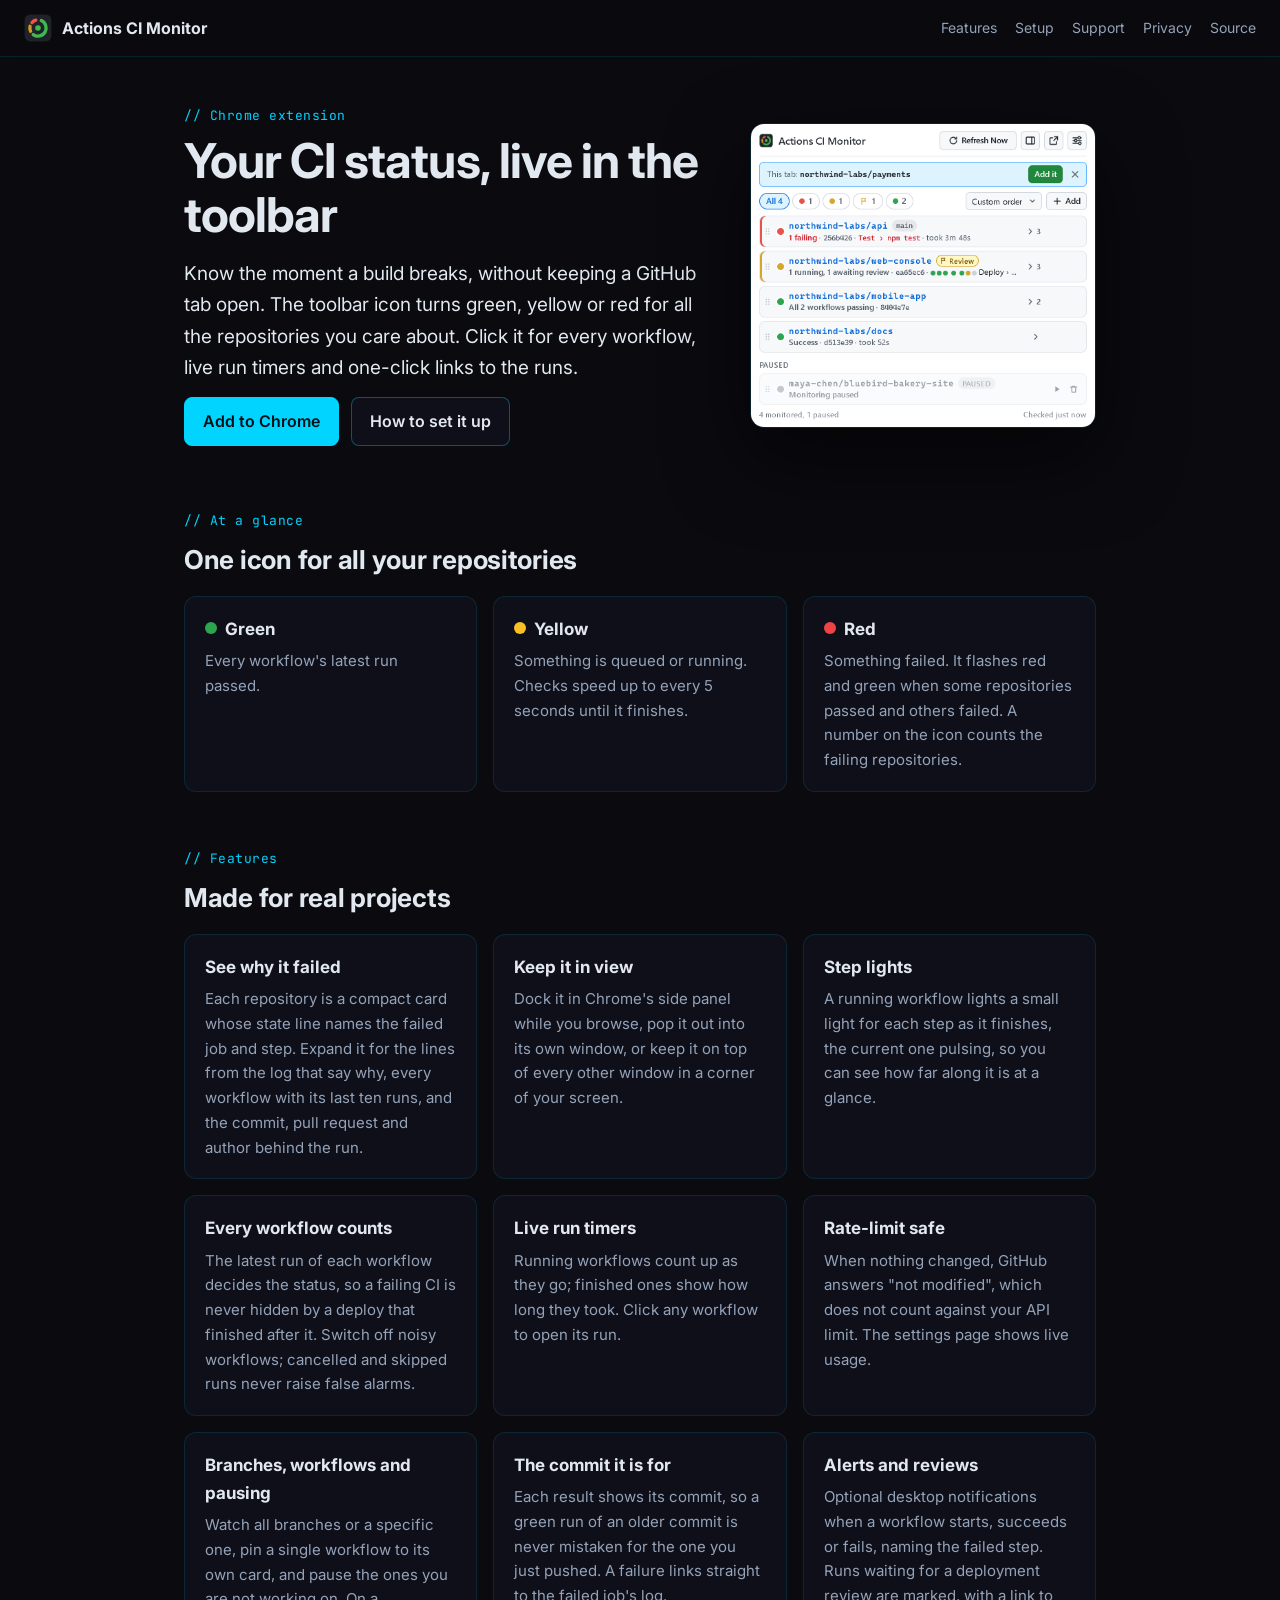
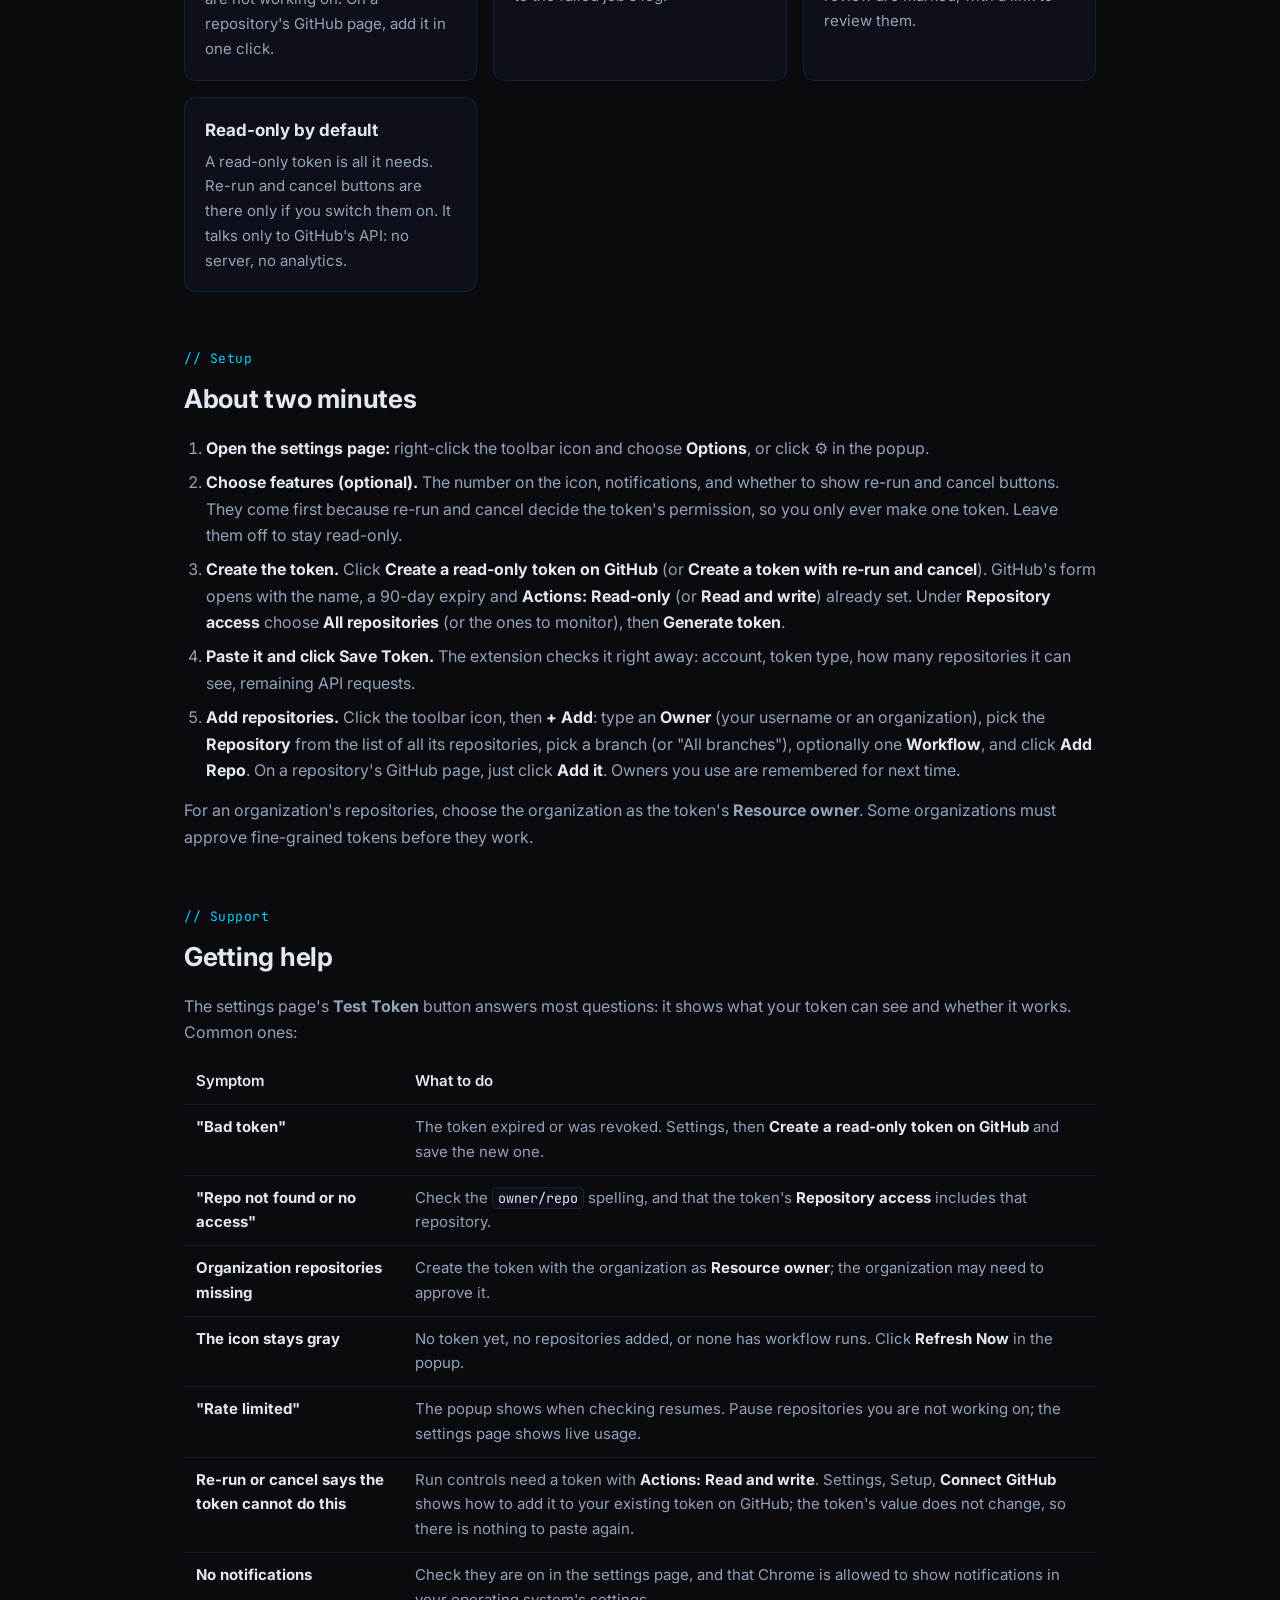
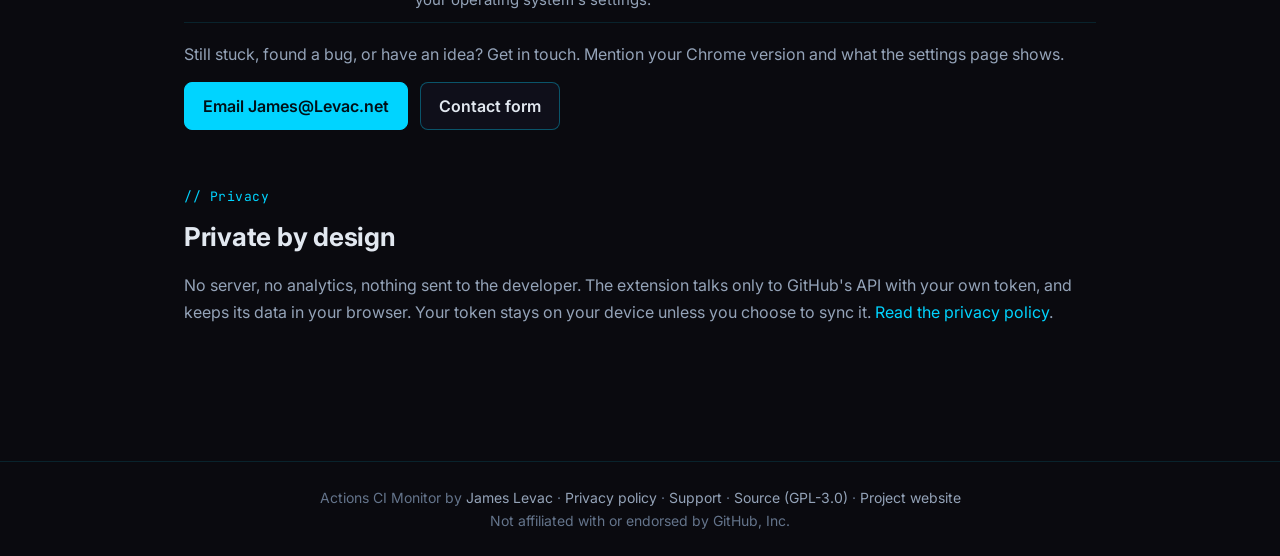
<file: actions-monitor/index.html>
<!DOCTYPE html>
<html lang="en">
<head>
  <meta charset="UTF-8">
  <meta name="viewport" content="width=device-width, initial-scale=1.0">
  <title>Actions CI Monitor: your CI status, live in the toolbar</title>
  <meta name="description" content="A Chrome extension that turns its toolbar icon into a live GitHub Actions status light for your repositories: why a run failed, step-by-step progress, deploys awaiting review, and alerts.">
  <link rel="icon" type="image/svg+xml" href="icon.svg">
  <link rel="preconnect" href="https://fonts.googleapis.com">
  <link rel="preconnect" href="https://fonts.gstatic.com" crossorigin>
  <link href="https://fonts.googleapis.com/css2?family=Inter:wght@400;500;600;700;800&family=JetBrains+Mono:wght@400;500&display=swap" rel="stylesheet">
  <link rel="stylesheet" href="page.css">
</head>
<body>
  <header class="top">
    <a class="brand" href="./"><img src="icon.svg" alt="">Actions CI Monitor</a>
    <nav aria-label="Page">
      <a href="#features">Features</a>
      <a href="#setup">Setup</a>
      <a href="#support">Support</a>
      <a href="privacy.html">Privacy</a>
      <a href="https://github.com/JD2005L/GithubActionsMonitor" rel="noopener">Source</a>
    </nav>
  </header>

  <main>
    <div class="hero">
      <div>
        <p class="label">// Chrome extension</p>
        <h1>Your CI status, live in the toolbar</h1>
        <p class="lead">Know the moment a build breaks, without keeping a GitHub tab open. The toolbar icon turns green, yellow or red for all the repositories you care about. Click it for every workflow, live run timers and one-click links to the runs.</p>
        <div class="contact"><a class="button primary" href="https://chromewebstore.google.com/detail/actions-ci-monitor/alipppinchgegflhlgogkhbjcigbkhkl" target="_blank" rel="noopener">Add to Chrome</a><a class="button" href="#setup">How to set it up</a></div>
      </div>
      <img src="images/popup.png" width="500" height="441" alt="The extension's popup: compact repository cards with each one's state, the commit it is for, the failed step and timing, status filters, and an offer to add the repository open in the tab (sample data)">
    </div>

    <section id="colors">
      <p class="label">// At a glance</p>
      <h2>One icon for all your repositories</h2>
      <div class="grid">
        <div class="card"><h3><span class="dot" style="background:#2da44e"></span>Green</h3><p>Every workflow's latest run passed.</p></div>
        <div class="card"><h3><span class="dot" style="background:#fbbf24"></span>Yellow</h3><p>Something is queued or running. Checks speed up to every 5 seconds until it finishes.</p></div>
        <div class="card"><h3><span class="dot" style="background:#ef4444"></span>Red</h3><p>Something failed. It flashes red and green when some repositories passed and others failed. A number on the icon counts the failing repositories.</p></div>
      </div>
    </section>

    <section id="features">
      <p class="label">// Features</p>
      <h2>Made for real projects</h2>
      <div class="grid">
        <div class="card"><h3>See why it failed</h3><p>Each repository is a compact card whose state line names the failed job and step. Expand it for the lines from the log that say why, every workflow with its last ten runs, and the commit, pull request and author behind the run.</p></div>
        <div class="card"><h3>Keep it in view</h3><p>Dock it in Chrome's side panel while you browse, pop it out into its own window, or keep it on top of every other window in a corner of your screen.</p></div>
        <div class="card"><h3>Step lights</h3><p>A running workflow lights a small light for each step as it finishes, the current one pulsing, so you can see how far along it is at a glance.</p></div>
        <div class="card"><h3>Every workflow counts</h3><p>The latest run of each workflow decides the status, so a failing CI is never hidden by a deploy that finished after it. Switch off noisy workflows; cancelled and skipped runs never raise false alarms.</p></div>
        <div class="card"><h3>Live run timers</h3><p>Running workflows count up as they go; finished ones show how long they took. Click any workflow to open its run.</p></div>
        <div class="card"><h3>Rate-limit safe</h3><p>When nothing changed, GitHub answers "not modified", which does not count against your API limit. The settings page shows live usage.</p></div>
        <div class="card"><h3>Branches, workflows and pausing</h3><p>Watch all branches or a specific one, pin a single workflow to its own card, and pause the ones you are not working on. On a repository's GitHub page, add it in one click.</p></div>
        <div class="card"><h3>The commit it is for</h3><p>Each result shows its commit, so a green run of an older commit is never mistaken for the one you just pushed. A failure links straight to the failed job's log.</p></div>
        <div class="card"><h3>Alerts and reviews</h3><p>Optional desktop notifications when a workflow starts, succeeds or fails, naming the failed step. Runs waiting for a deployment review are marked, with a link to review them.</p></div>
        <div class="card"><h3>Read-only by default</h3><p>A read-only token is all it needs. Re-run and cancel buttons are there only if you switch them on. It talks only to GitHub's API: no server, no analytics.</p></div>
      </div>
    </section>

    <section id="setup">
      <p class="label">// Setup</p>
      <h2>About two minutes</h2>
      <ol class="steps">
        <li><strong>Open the settings page:</strong> right-click the toolbar icon and choose <strong>Options</strong>, or click ⚙️ in the popup.</li>
        <li><strong>Choose features (optional).</strong> The number on the icon, notifications, and whether to show re-run and cancel buttons. They come first because re-run and cancel decide the token's permission, so you only ever make one token. Leave them off to stay read-only.</li>
        <li><strong>Create the token.</strong> Click <strong>Create a read-only token on GitHub</strong> (or <strong>Create a token with re-run and cancel</strong>). GitHub's form opens with the name, a 90-day expiry and <strong>Actions: Read-only</strong> (or <strong>Read and write</strong>) already set. Under <strong>Repository access</strong> choose <strong>All repositories</strong> (or the ones to monitor), then <strong>Generate token</strong>.</li>
        <li><strong>Paste it and click Save Token.</strong> The extension checks it right away: account, token type, how many repositories it can see, remaining API requests.</li>
        <li><strong>Add repositories.</strong> Click the toolbar icon, then <strong>+ Add</strong>: type an <strong>Owner</strong> (your username or an organization), pick the <strong>Repository</strong> from the list of all its repositories, pick a branch (or "All branches"), optionally one <strong>Workflow</strong>, and click <strong>Add Repo</strong>. On a repository's GitHub page, just click <strong>Add it</strong>. Owners you use are remembered for next time.</li>
      </ol>
      <p style="margin-top:14px">For an organization's repositories, choose the organization as the token's <strong>Resource owner</strong>. Some organizations must approve fine-grained tokens before they work.</p>
    </section>

    <section id="support">
      <p class="label">// Support</p>
      <h2>Getting help</h2>
      <p>The settings page's <strong>Test Token</strong> button answers most questions: it shows what your token can see and whether it works. Common ones:</p>
      <table>
        <thead><tr><th>Symptom</th><th>What to do</th></tr></thead>
        <tbody>
          <tr><td><strong>"Bad token"</strong></td><td>The token expired or was revoked. Settings, then <strong>Create a read-only token on GitHub</strong> and save the new one.</td></tr>
          <tr><td><strong>"Repo not found or no access"</strong></td><td>Check the <code>owner/repo</code> spelling, and that the token's <strong>Repository access</strong> includes that repository.</td></tr>
          <tr><td><strong>Organization repositories missing</strong></td><td>Create the token with the organization as <strong>Resource owner</strong>; the organization may need to approve it.</td></tr>
          <tr><td><strong>The icon stays gray</strong></td><td>No token yet, no repositories added, or none has workflow runs. Click <strong>Refresh Now</strong> in the popup.</td></tr>
          <tr><td><strong>"Rate limited"</strong></td><td>The popup shows when checking resumes. Pause repositories you are not working on; the settings page shows live usage.</td></tr>
          <tr><td><strong>Re-run or cancel says the token cannot do this</strong></td><td>Run controls need a token with <strong>Actions: Read and write</strong>. Settings, Setup, <strong>Connect GitHub</strong> shows how to add it to your existing token on GitHub; the token's value does not change, so there is nothing to paste again.</td></tr>
          <tr><td><strong>No notifications</strong></td><td>Check they are on in the settings page, and that Chrome is allowed to show notifications in your operating system's settings.</td></tr>
        </tbody>
      </table>
      <p style="margin-top:18px">Still stuck, found a bug, or have an idea? Get in touch. Mention your Chrome version and what the settings page shows.</p>
      <div class="contact">
        <a class="button primary" href="mailto:James@Levac.net?subject=Actions%20CI%20Monitor%20support">Email James@Levac.net</a>
        <a class="button" href="/#contact">Contact form</a>
      </div>
    </section>

    <section id="privacy">
      <p class="label">// Privacy</p>
      <h2>Private by design</h2>
      <p>No server, no analytics, nothing sent to the developer. The extension talks only to GitHub's API with your own token, and keeps its data in your browser. Your token stays on your device unless you choose to sync it. <a href="privacy.html">Read the privacy policy</a>.</p>
    </section>
  </main>

  <footer>
    Actions CI Monitor by <a href="/">James Levac</a> · <a href="privacy.html">Privacy policy</a> · <a href="#support">Support</a> · <a href="https://github.com/JD2005L/GithubActionsMonitor">Source (GPL-3.0)</a> · <a href="https://jd2005l.github.io/GithubActionsMonitor/">Project website</a><br>
    Not affiliated with or endorsed by GitHub, Inc.
  </footer>
</body>
</html>
</file>
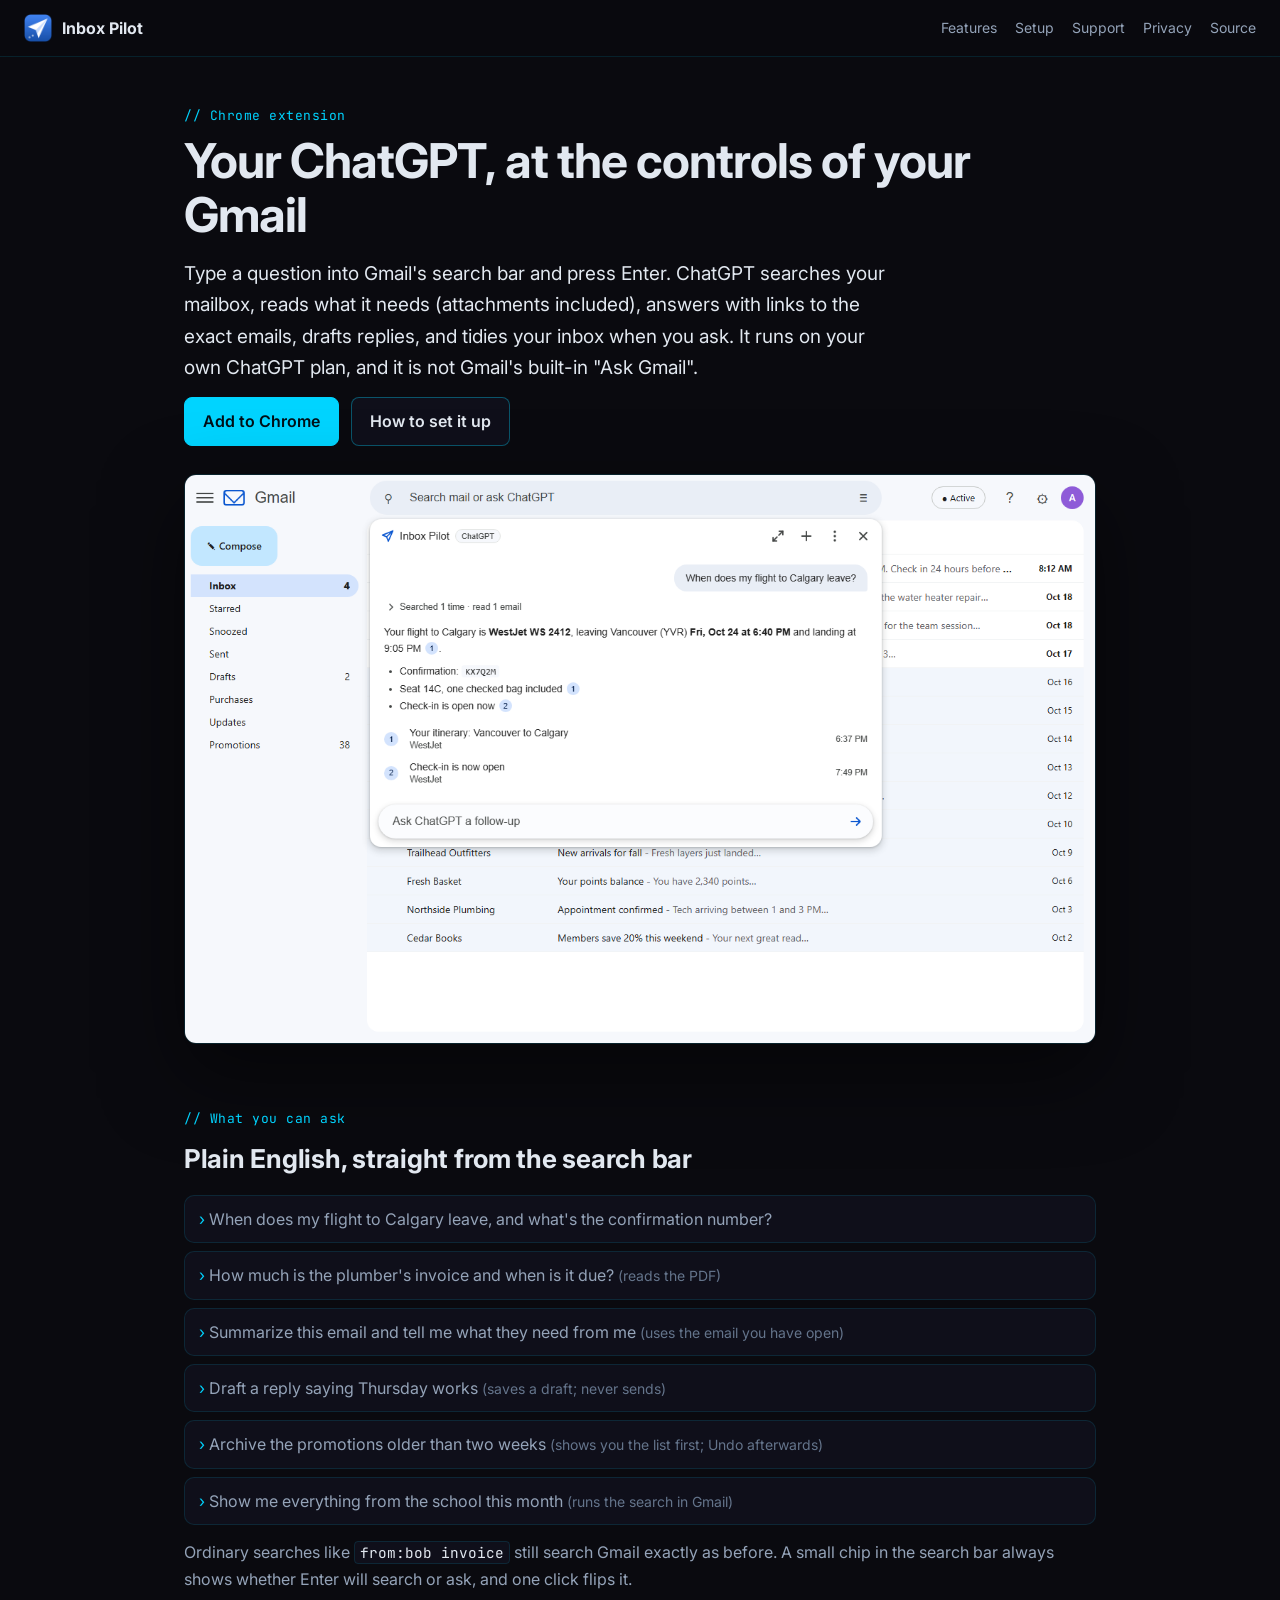
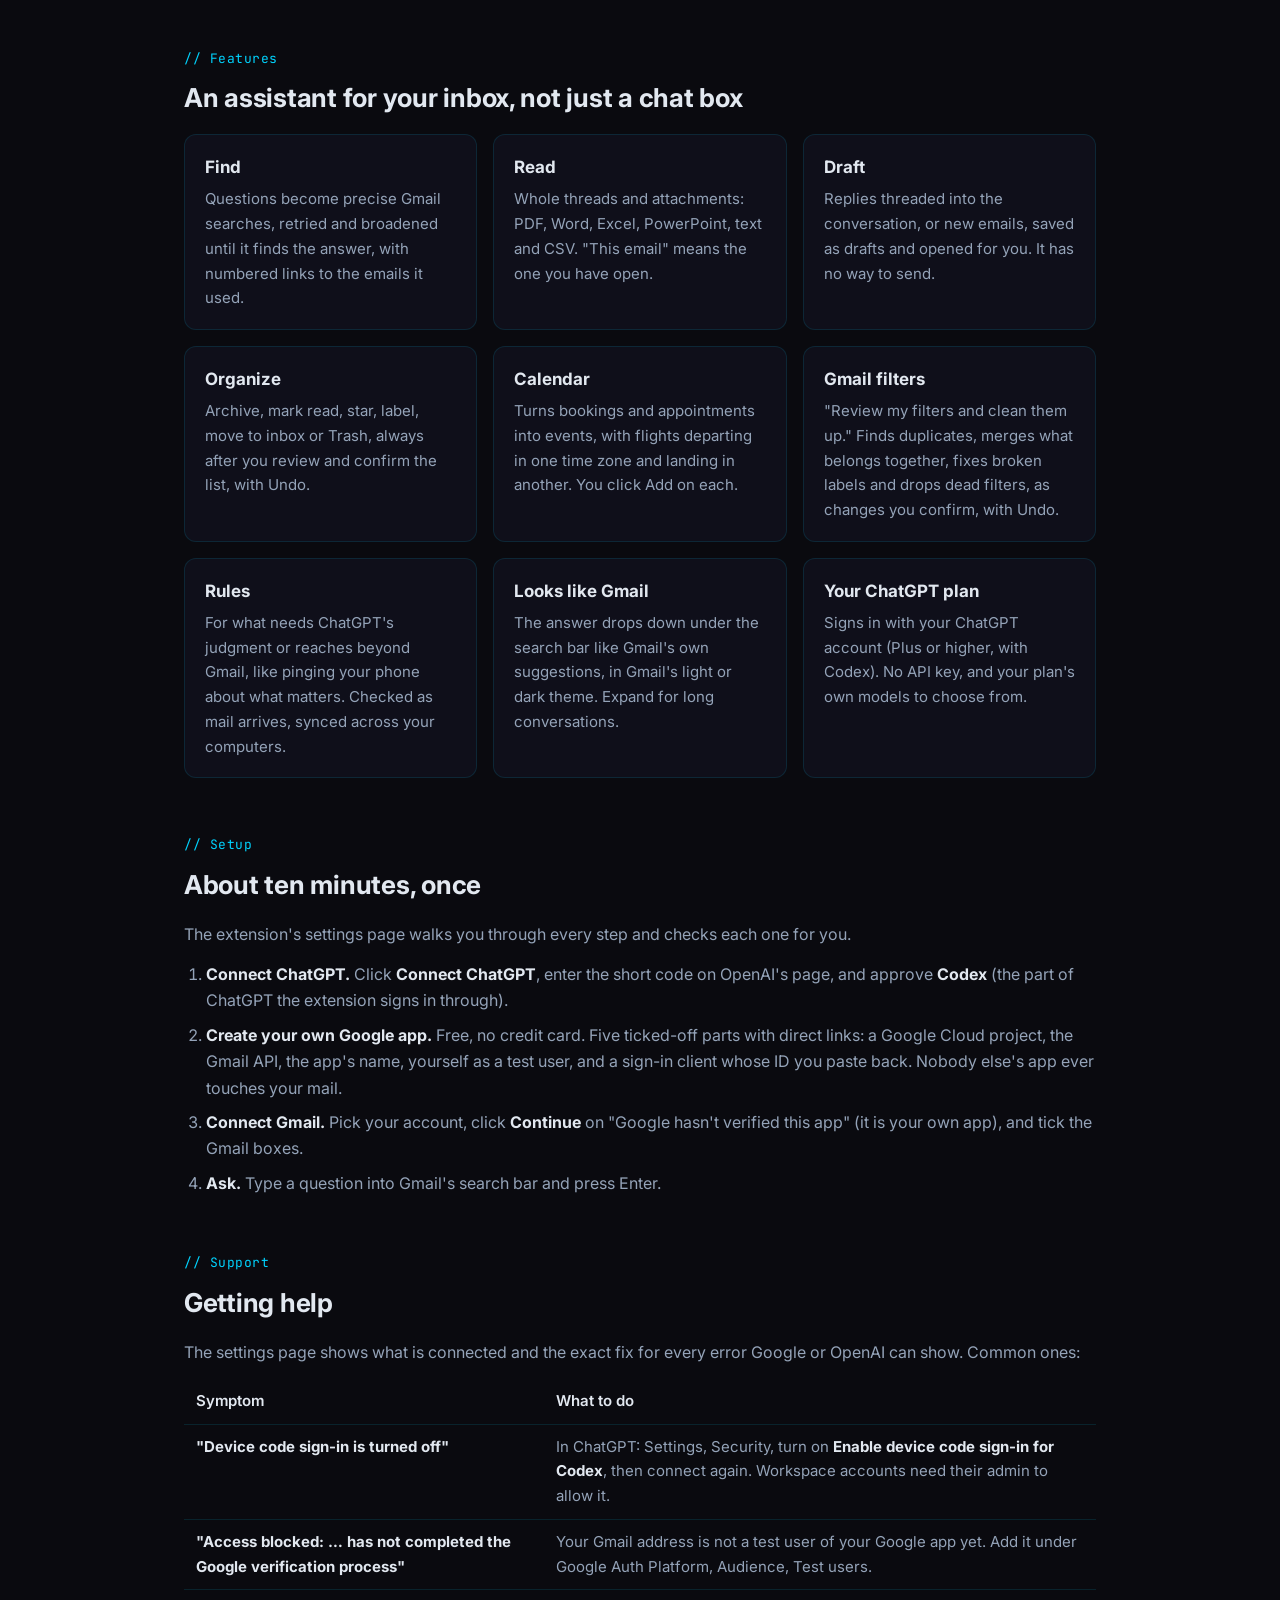
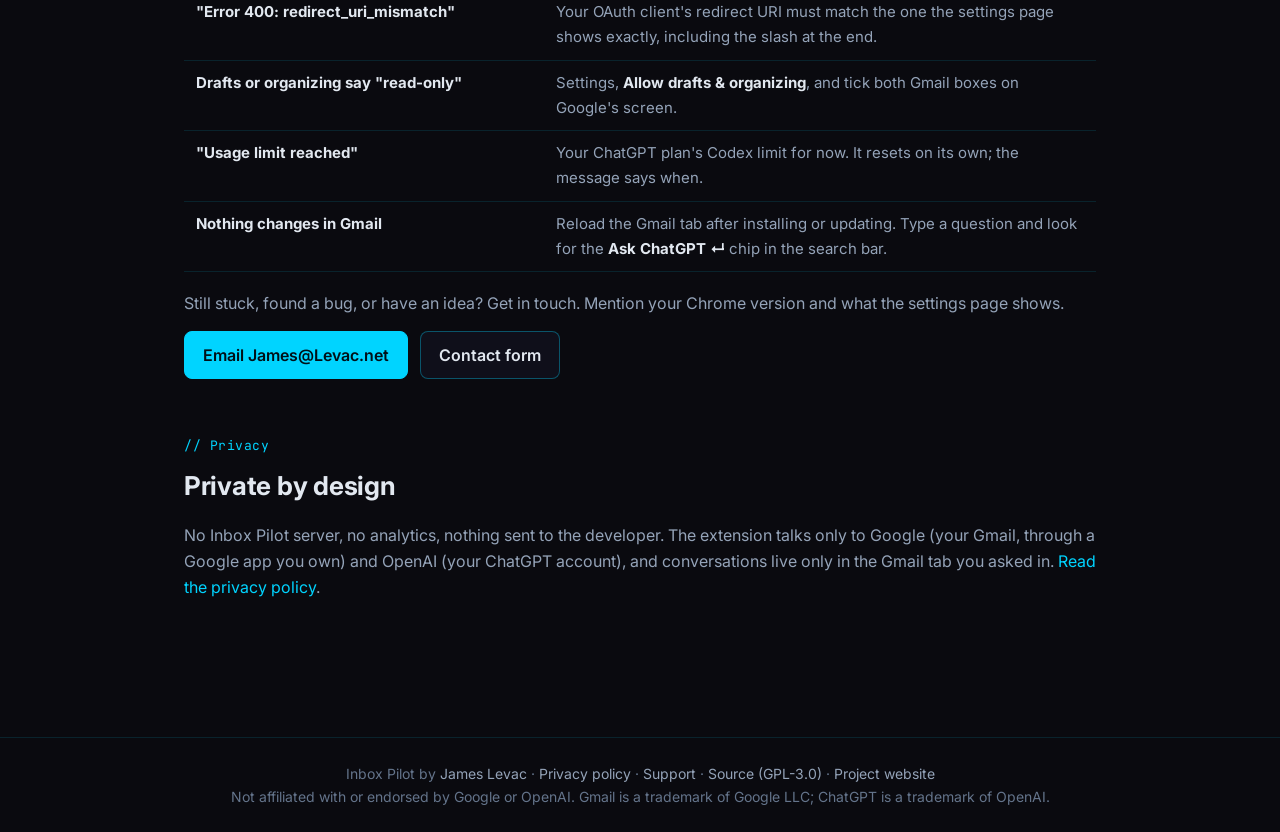
<file: inbox-pilot/index.html>
<!DOCTYPE html>
<html lang="en">
<head>
  <meta charset="UTF-8">
  <meta name="viewport" content="width=device-width, initial-scale=1.0">
  <title>Inbox Pilot: your ChatGPT at the controls of your Gmail</title>
  <meta name="description" content="A Chrome extension that lets you ask ChatGPT about your Gmail from the search bar: find anything, read attachments, draft replies and tidy your inbox, on your own ChatGPT plan.">
  <link rel="icon" type="image/png" href="icon.png">
  <link rel="preconnect" href="https://fonts.googleapis.com">
  <link rel="preconnect" href="https://fonts.gstatic.com" crossorigin>
  <link href="https://fonts.googleapis.com/css2?family=Inter:wght@400;500;600;700;800&family=JetBrains+Mono:wght@400;500&display=swap" rel="stylesheet">
  <link rel="stylesheet" href="page.css">
</head>
<body>
  <header class="top">
    <a class="brand" href="./"><img src="icon.png" alt="">Inbox Pilot</a>
    <nav aria-label="Page">
      <a href="#features">Features</a>
      <a href="#setup">Setup</a>
      <a href="#support">Support</a>
      <a href="privacy.html">Privacy</a>
      <a href="https://github.com/JD2005L/InboxPilot" rel="noopener">Source</a>
    </nav>
  </header>

  <main>
    <div class="hero wide">
      <div>
        <p class="label">// Chrome extension</p>
        <h1>Your ChatGPT, at the controls of your Gmail</h1>
        <p class="lead">Type a question into Gmail's search bar and press Enter. ChatGPT searches your mailbox, reads what it needs (attachments included), answers with links to the exact emails, drafts replies, and tidies your inbox when you ask. It runs on your own ChatGPT plan, and it is not Gmail's built-in "Ask Gmail".</p>
        <div class="contact"><a class="button primary" href="https://chromewebstore.google.com/detail/inbox-pilot/hhbenbdongfaeocpbphbhcbhkidfllmm" target="_blank" rel="noopener">Add to Chrome</a><a class="button" href="#setup">How to set it up</a></div>
      </div>
      <img src="images/ask-from-search.png" width="1280" height="800" alt="Gmail with the Inbox Pilot answer panel under the search bar, answering when a flight leaves, with numbered source emails (sample mailbox)">
    </div>

    <section id="ask">
      <p class="label">// What you can ask</p>
      <h2>Plain English, straight from the search bar</h2>
      <ul class="examples">
        <li>When does my flight to Calgary leave, and what's the confirmation number?</li>
        <li>How much is the plumber's invoice and when is it due? <span class="note">(reads the PDF)</span></li>
        <li>Summarize this email and tell me what they need from me <span class="note">(uses the email you have open)</span></li>
        <li>Draft a reply saying Thursday works <span class="note">(saves a draft; never sends)</span></li>
        <li>Archive the promotions older than two weeks <span class="note">(shows you the list first; Undo afterwards)</span></li>
        <li>Show me everything from the school this month <span class="note">(runs the search in Gmail)</span></li>
      </ul>
      <p style="margin-top:14px">Ordinary searches like <code>from:bob invoice</code> still search Gmail exactly as before. A small chip in the search bar always shows whether Enter will search or ask, and one click flips it.</p>
    </section>

    <section id="features">
      <p class="label">// Features</p>
      <h2>An assistant for your inbox, not just a chat box</h2>
      <div class="grid">
        <div class="card"><h3>Find</h3><p>Questions become precise Gmail searches, retried and broadened until it finds the answer, with numbered links to the emails it used.</p></div>
        <div class="card"><h3>Read</h3><p>Whole threads and attachments: PDF, Word, Excel, PowerPoint, text and CSV. "This email" means the one you have open.</p></div>
        <div class="card"><h3>Draft</h3><p>Replies threaded into the conversation, or new emails, saved as drafts and opened for you. It has no way to send.</p></div>
        <div class="card"><h3>Organize</h3><p>Archive, mark read, star, label, move to inbox or Trash, always after you review and confirm the list, with Undo.</p></div>
        <div class="card"><h3>Calendar</h3><p>Turns bookings and appointments into events, with flights departing in one time zone and landing in another. You click Add on each.</p></div>
        <div class="card"><h3>Gmail filters</h3><p>"Review my filters and clean them up." Finds duplicates, merges what belongs together, fixes broken labels and drops dead filters, as changes you confirm, with Undo.</p></div>
        <div class="card"><h3>Rules</h3><p>For what needs ChatGPT's judgment or reaches beyond Gmail, like pinging your phone about what matters. Checked as mail arrives, synced across your computers.</p></div>
        <div class="card"><h3>Looks like Gmail</h3><p>The answer drops down under the search bar like Gmail's own suggestions, in Gmail's light or dark theme. Expand for long conversations.</p></div>
        <div class="card"><h3>Your ChatGPT plan</h3><p>Signs in with your ChatGPT account (Plus or higher, with Codex). No API key, and your plan's own models to choose from.</p></div>
      </div>
    </section>

    <section id="setup">
      <p class="label">// Setup</p>
      <h2>About ten minutes, once</h2>
      <p>The extension's settings page walks you through every step and checks each one for you.</p>
      <ol class="steps">
        <li><strong>Connect ChatGPT.</strong> Click <strong>Connect ChatGPT</strong>, enter the short code on OpenAI's page, and approve <strong>Codex</strong> (the part of ChatGPT the extension signs in through).</li>
        <li><strong>Create your own Google app.</strong> Free, no credit card. Five ticked-off parts with direct links: a Google Cloud project, the Gmail API, the app's name, yourself as a test user, and a sign-in client whose ID you paste back. Nobody else's app ever touches your mail.</li>
        <li><strong>Connect Gmail.</strong> Pick your account, click <strong>Continue</strong> on "Google hasn't verified this app" (it is your own app), and tick the Gmail boxes.</li>
        <li><strong>Ask.</strong> Type a question into Gmail's search bar and press Enter.</li>
      </ol>
    </section>

    <section id="support">
      <p class="label">// Support</p>
      <h2>Getting help</h2>
      <p>The settings page shows what is connected and the exact fix for every error Google or OpenAI can show. Common ones:</p>
      <table>
        <thead><tr><th>Symptom</th><th>What to do</th></tr></thead>
        <tbody>
          <tr><td><strong>"Device code sign-in is turned off"</strong></td><td>In ChatGPT: Settings, Security, turn on <strong>Enable device code sign-in for Codex</strong>, then connect again. Workspace accounts need their admin to allow it.</td></tr>
          <tr><td><strong>"Access blocked: … has not completed the Google verification process"</strong></td><td>Your Gmail address is not a test user of your Google app yet. Add it under Google Auth Platform, Audience, Test users.</td></tr>
          <tr><td><strong>"Error 400: redirect_uri_mismatch"</strong></td><td>Your OAuth client's redirect URI must match the one the settings page shows exactly, including the slash at the end.</td></tr>
          <tr><td><strong>Drafts or organizing say "read-only"</strong></td><td>Settings, <strong>Allow drafts &amp; organizing</strong>, and tick both Gmail boxes on Google's screen.</td></tr>
          <tr><td><strong>"Usage limit reached"</strong></td><td>Your ChatGPT plan's Codex limit for now. It resets on its own; the message says when.</td></tr>
          <tr><td><strong>Nothing changes in Gmail</strong></td><td>Reload the Gmail tab after installing or updating. Type a question and look for the <strong>Ask ChatGPT ↵</strong> chip in the search bar.</td></tr>
        </tbody>
      </table>
      <p style="margin-top:18px">Still stuck, found a bug, or have an idea? Get in touch. Mention your Chrome version and what the settings page shows.</p>
      <div class="contact">
        <a class="button primary" href="mailto:James@Levac.net?subject=Inbox%20Pilot%20support">Email James@Levac.net</a>
        <a class="button" href="/#contact">Contact form</a>
      </div>
    </section>

    <section id="privacy">
      <p class="label">// Privacy</p>
      <h2>Private by design</h2>
      <p>No Inbox Pilot server, no analytics, nothing sent to the developer. The extension talks only to Google (your Gmail, through a Google app you own) and OpenAI (your ChatGPT account), and conversations live only in the Gmail tab you asked in. <a href="privacy.html">Read the privacy policy</a>.</p>
    </section>
  </main>

  <footer>
    Inbox Pilot by <a href="/">James Levac</a> · <a href="privacy.html">Privacy policy</a> · <a href="#support">Support</a> · <a href="https://github.com/JD2005L/InboxPilot">Source (GPL-3.0)</a> · <a href="https://jd2005l.github.io/InboxPilot/">Project website</a><br>
    Not affiliated with or endorsed by Google or OpenAI. Gmail is a trademark of Google LLC; ChatGPT is a trademark of OpenAI.
  </footer>
</body>
</html>
</file>
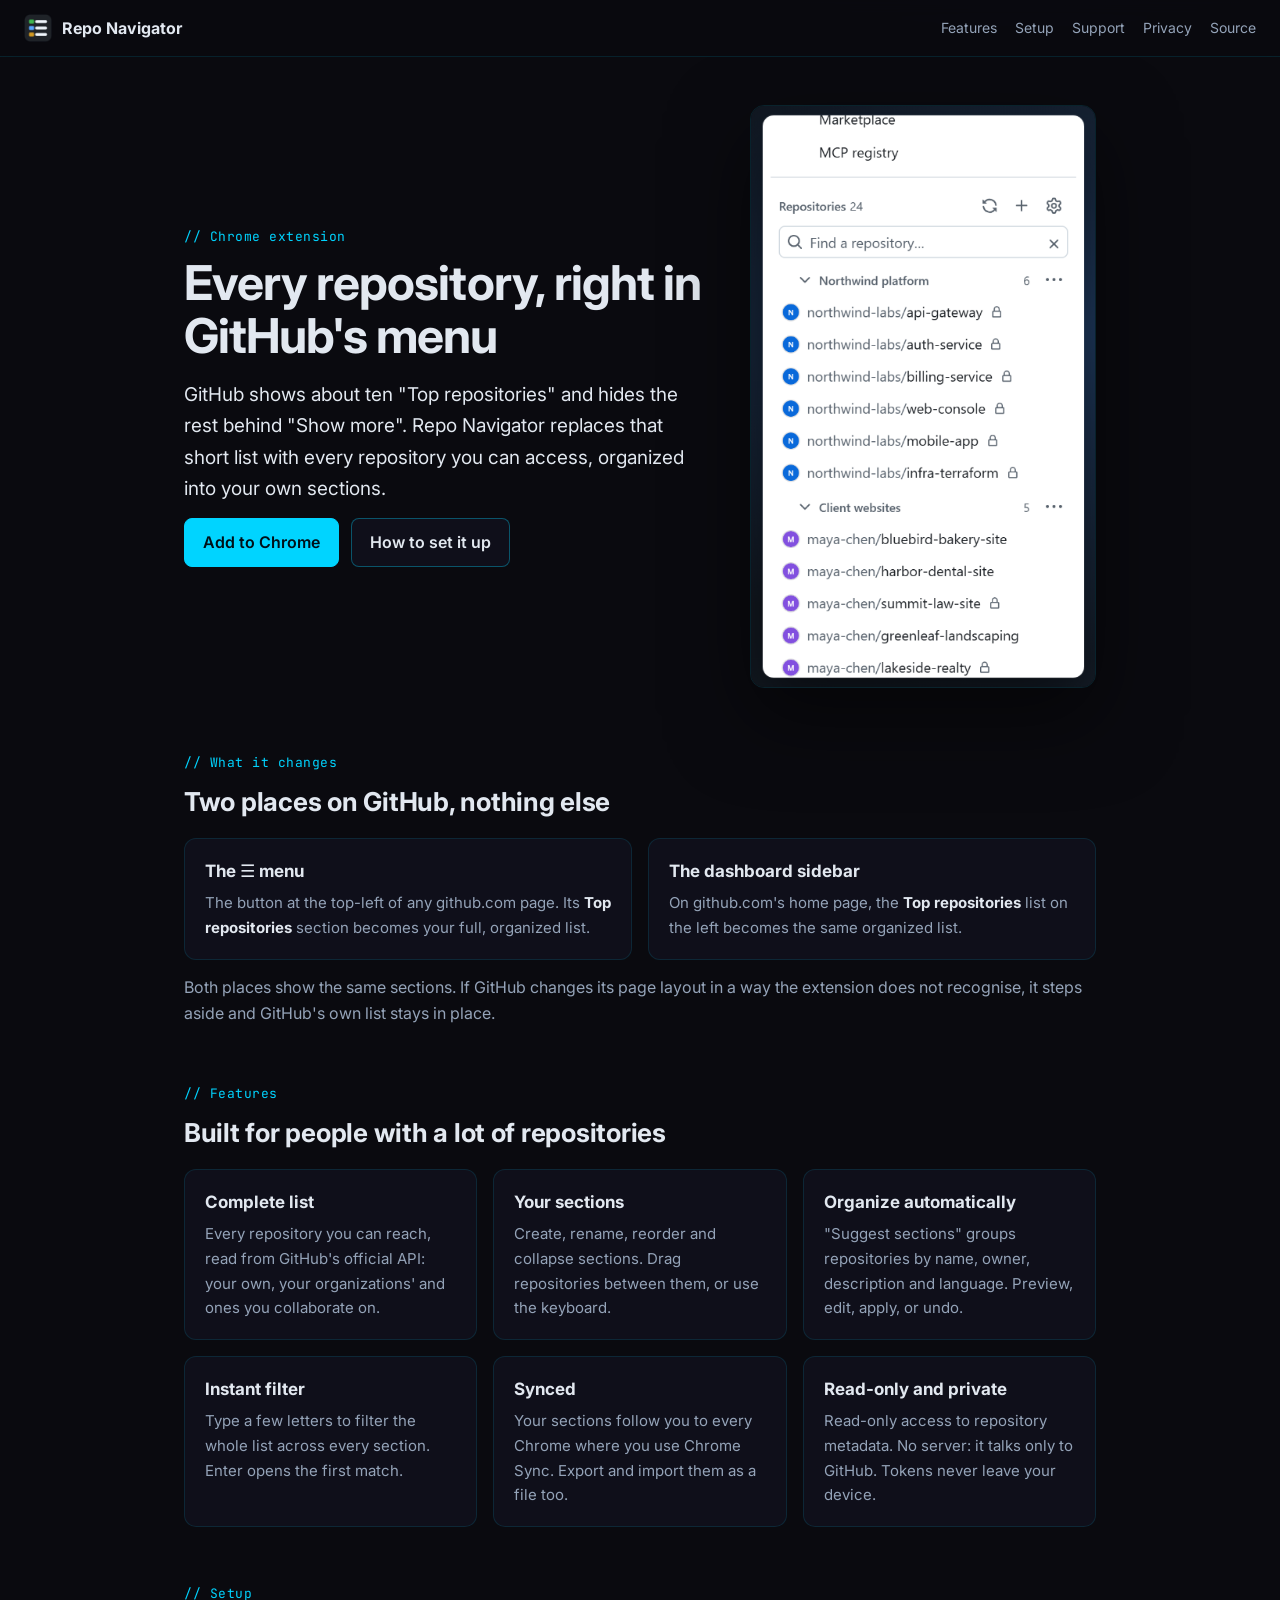
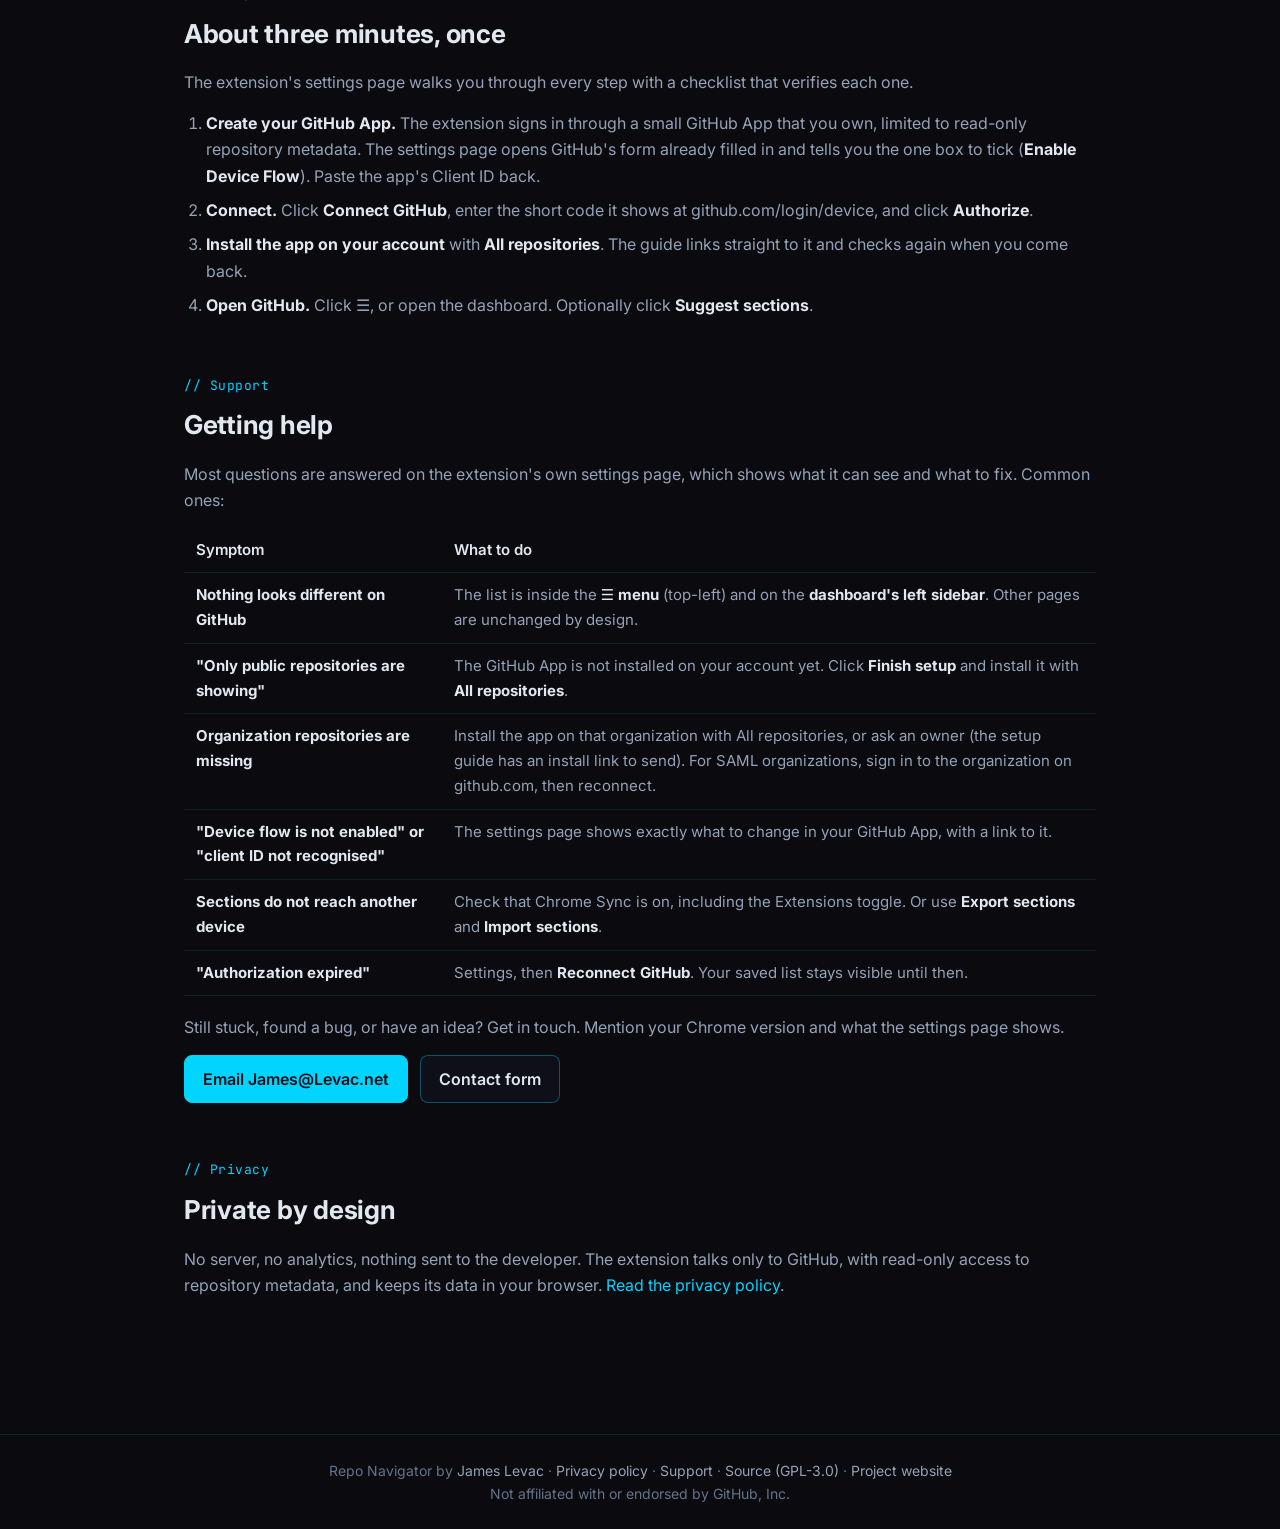
<file: repo-navigator/index.html>
<!DOCTYPE html>
<html lang="en">
<head>
  <meta charset="UTF-8">
  <meta name="viewport" content="width=device-width, initial-scale=1.0">
  <title>Repo Navigator: every repository, organized, in GitHub's menu</title>
  <meta name="description" content="A Chrome extension that replaces GitHub's short Top repositories lists with every repository you can access, organized into your own synced sections.">
  <link rel="icon" type="image/png" href="icon.png">
  <link rel="preconnect" href="https://fonts.googleapis.com">
  <link rel="preconnect" href="https://fonts.gstatic.com" crossorigin>
  <link href="https://fonts.googleapis.com/css2?family=Inter:wght@400;500;600;700;800&family=JetBrains+Mono:wght@400;500&display=swap" rel="stylesheet">
  <link rel="stylesheet" href="page.css">
</head>
<body>
  <header class="top">
    <a class="brand" href="./"><img src="icon.png" alt="">Repo Navigator</a>
    <nav aria-label="Page">
      <a href="#features">Features</a>
      <a href="#setup">Setup</a>
      <a href="#support">Support</a>
      <a href="privacy.html">Privacy</a>
      <a href="https://github.com/JD2005L/GitHubRepoNavigator" rel="noopener">Source</a>
    </nav>
  </header>

  <main>
    <div class="hero">
      <div>
        <p class="label">// Chrome extension</p>
        <h1>Every repository, right in GitHub's menu</h1>
        <p class="lead">GitHub shows about ten "Top repositories" and hides the rest behind "Show more". Repo Navigator replaces that short list with every repository you can access, organized into your own sections.</p>
        <div class="contact"><a class="button primary" href="https://chromewebstore.google.com/detail/repo-navigator/ejpgocgeebjkkaiocccnngjpkkjpbonc" target="_blank" rel="noopener">Add to Chrome</a><a class="button" href="#setup">How to set it up</a></div>
      </div>
      <img src="images/menu-sections.png" width="440" height="744" alt="GitHub's menu showing the Repo Navigator list with sections such as Northwind platform and Client websites (sample data)">
    </div>

    <section id="where">
      <p class="label">// What it changes</p>
      <h2>Two places on GitHub, nothing else</h2>
      <div class="grid">
        <div class="card"><h3>The ☰ menu</h3><p>The button at the top-left of any github.com page. Its <strong>Top repositories</strong> section becomes your full, organized list.</p></div>
        <div class="card"><h3>The dashboard sidebar</h3><p>On github.com's home page, the <strong>Top repositories</strong> list on the left becomes the same organized list.</p></div>
      </div>
      <p style="margin-top:14px">Both places show the same sections. If GitHub changes its page layout in a way the extension does not recognise, it steps aside and GitHub's own list stays in place.</p>
    </section>

    <section id="features">
      <p class="label">// Features</p>
      <h2>Built for people with a lot of repositories</h2>
      <div class="grid">
        <div class="card"><h3>Complete list</h3><p>Every repository you can reach, read from GitHub's official API: your own, your organizations' and ones you collaborate on.</p></div>
        <div class="card"><h3>Your sections</h3><p>Create, rename, reorder and collapse sections. Drag repositories between them, or use the keyboard.</p></div>
        <div class="card"><h3>Organize automatically</h3><p>"Suggest sections" groups repositories by name, owner, description and language. Preview, edit, apply, or undo.</p></div>
        <div class="card"><h3>Instant filter</h3><p>Type a few letters to filter the whole list across every section. Enter opens the first match.</p></div>
        <div class="card"><h3>Synced</h3><p>Your sections follow you to every Chrome where you use Chrome Sync. Export and import them as a file too.</p></div>
        <div class="card"><h3>Read-only and private</h3><p>Read-only access to repository metadata. No server: it talks only to GitHub. Tokens never leave your device.</p></div>
      </div>
    </section>

    <section id="setup">
      <p class="label">// Setup</p>
      <h2>About three minutes, once</h2>
      <p>The extension's settings page walks you through every step with a checklist that verifies each one.</p>
      <ol class="steps">
        <li><strong>Create your GitHub App.</strong> The extension signs in through a small GitHub App that you own, limited to read-only repository metadata. The settings page opens GitHub's form already filled in and tells you the one box to tick (<strong>Enable Device Flow</strong>). Paste the app's Client ID back.</li>
        <li><strong>Connect.</strong> Click <strong>Connect GitHub</strong>, enter the short code it shows at github.com/login/device, and click <strong>Authorize</strong>.</li>
        <li><strong>Install the app on your account</strong> with <strong>All repositories</strong>. The guide links straight to it and checks again when you come back.</li>
        <li><strong>Open GitHub.</strong> Click ☰, or open the dashboard. Optionally click <strong>Suggest sections</strong>.</li>
      </ol>
    </section>

    <section id="support">
      <p class="label">// Support</p>
      <h2>Getting help</h2>
      <p>Most questions are answered on the extension's own settings page, which shows what it can see and what to fix. Common ones:</p>
      <table>
        <thead><tr><th>Symptom</th><th>What to do</th></tr></thead>
        <tbody>
          <tr><td><strong>Nothing looks different on GitHub</strong></td><td>The list is inside the <strong>☰ menu</strong> (top-left) and on the <strong>dashboard's left sidebar</strong>. Other pages are unchanged by design.</td></tr>
          <tr><td><strong>"Only public repositories are showing"</strong></td><td>The GitHub App is not installed on your account yet. Click <strong>Finish setup</strong> and install it with <strong>All repositories</strong>.</td></tr>
          <tr><td><strong>Organization repositories are missing</strong></td><td>Install the app on that organization with All repositories, or ask an owner (the setup guide has an install link to send). For SAML organizations, sign in to the organization on github.com, then reconnect.</td></tr>
          <tr><td><strong>"Device flow is not enabled" or "client ID not recognised"</strong></td><td>The settings page shows exactly what to change in your GitHub App, with a link to it.</td></tr>
          <tr><td><strong>Sections do not reach another device</strong></td><td>Check that Chrome Sync is on, including the Extensions toggle. Or use <strong>Export sections</strong> and <strong>Import sections</strong>.</td></tr>
          <tr><td><strong>"Authorization expired"</strong></td><td>Settings, then <strong>Reconnect GitHub</strong>. Your saved list stays visible until then.</td></tr>
        </tbody>
      </table>
      <p style="margin-top:18px">Still stuck, found a bug, or have an idea? Get in touch. Mention your Chrome version and what the settings page shows.</p>
      <div class="contact">
        <a class="button primary" href="mailto:James@Levac.net?subject=Repo%20Navigator%20support">Email James@Levac.net</a>
        <a class="button" href="/#contact">Contact form</a>
      </div>
    </section>

    <section id="privacy">
      <p class="label">// Privacy</p>
      <h2>Private by design</h2>
      <p>No server, no analytics, nothing sent to the developer. The extension talks only to GitHub, with read-only access to repository metadata, and keeps its data in your browser. <a href="privacy.html">Read the privacy policy</a>.</p>
    </section>
  </main>

  <footer>
    Repo Navigator by <a href="/">James Levac</a> · <a href="privacy.html">Privacy policy</a> · <a href="#support">Support</a> · <a href="https://github.com/JD2005L/GitHubRepoNavigator">Source (GPL-3.0)</a> · <a href="https://jd2005l.github.io/GitHubRepoNavigator/">Project website</a><br>
    Not affiliated with or endorsed by GitHub, Inc.
  </footer>
</body>
</html>
</file>
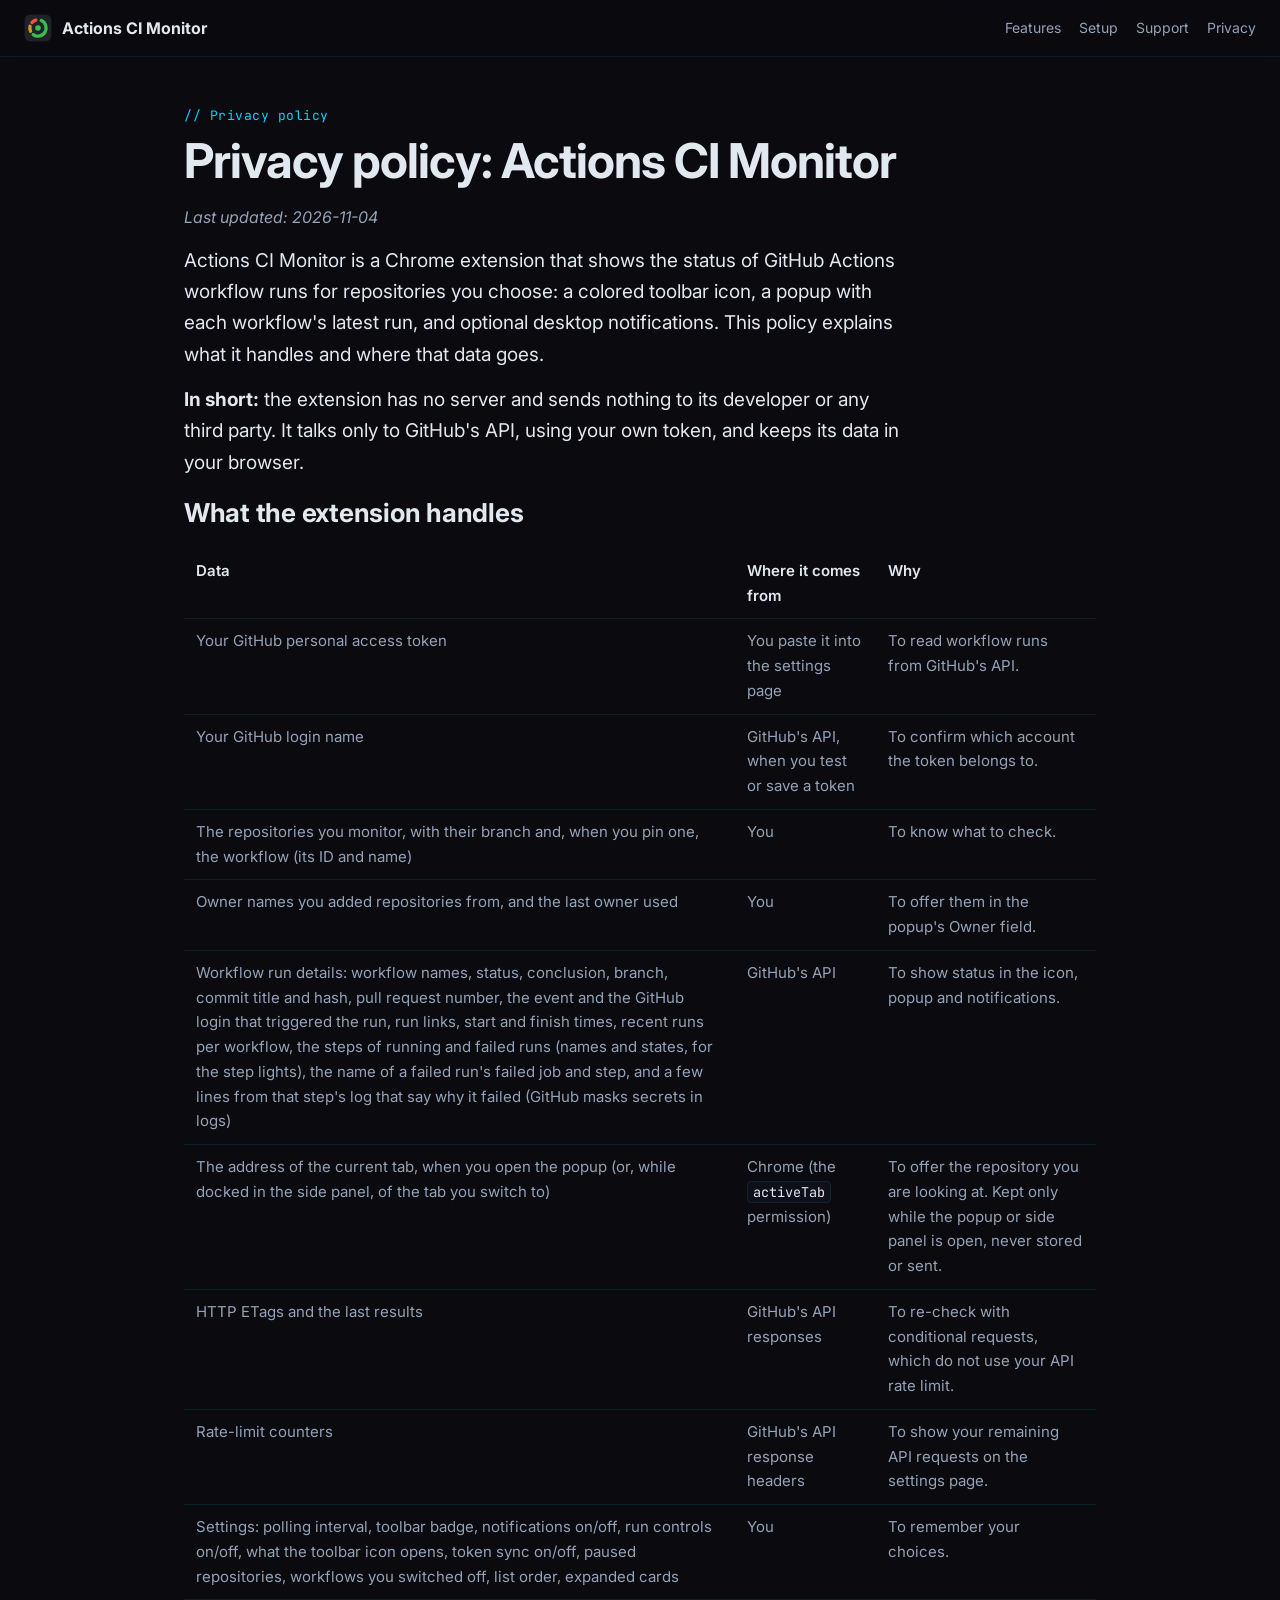
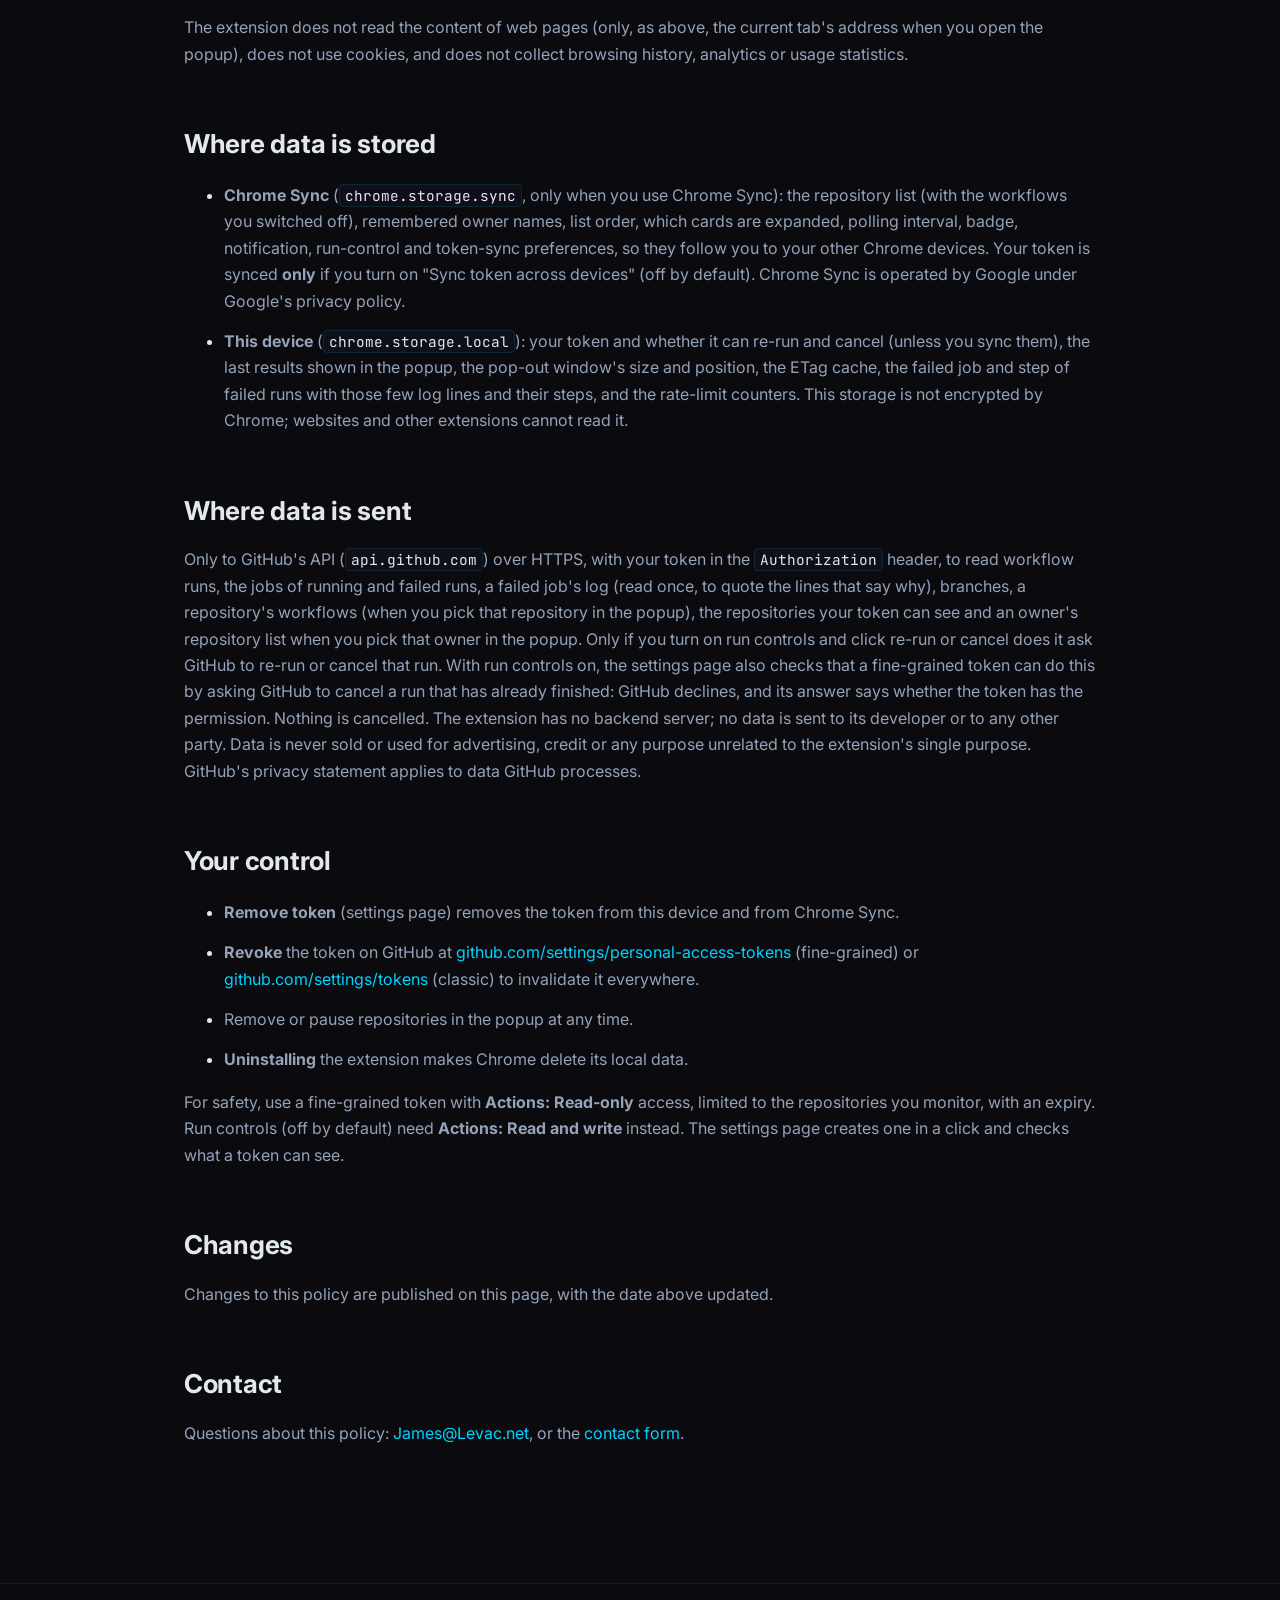
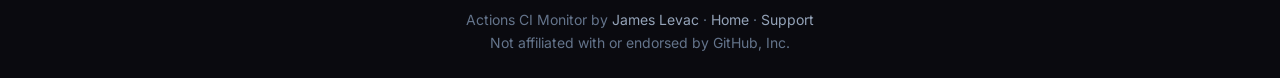
<file: actions-monitor/privacy.html>
<!DOCTYPE html>
<html lang="en">
<head>
  <meta charset="UTF-8">
  <meta name="viewport" content="width=device-width, initial-scale=1.0">
  <title>Privacy policy: Actions CI Monitor</title>
  <meta name="description" content="Privacy policy for the Actions CI Monitor Chrome extension.">
  <link rel="icon" type="image/svg+xml" href="icon.svg">
  <link rel="preconnect" href="https://fonts.googleapis.com">
  <link rel="preconnect" href="https://fonts.gstatic.com" crossorigin>
  <link href="https://fonts.googleapis.com/css2?family=Inter:wght@400;500;600;700;800&family=JetBrains+Mono:wght@400;500&display=swap" rel="stylesheet">
  <link rel="stylesheet" href="page.css">
</head>
<body>
  <header class="top">
    <a class="brand" href="./"><img src="icon.svg" alt="">Actions CI Monitor</a>
    <nav aria-label="Page">
      <a href="./#features">Features</a>
      <a href="./#setup">Setup</a>
      <a href="./#support">Support</a>
      <a href="privacy.html" aria-current="page">Privacy</a>
    </nav>
  </header>

  <main>
    <p class="label">// Privacy policy</p>
    <h1>Privacy policy: Actions CI Monitor</h1>
    <p><em>Last updated: 2026-11-04</em></p>
    <p class="lead">Actions CI Monitor is a Chrome extension that shows the status of GitHub Actions workflow runs for repositories you choose: a colored toolbar icon, a popup with each workflow's latest run, and optional desktop notifications. This policy explains what it handles and where that data goes.</p>
    <p class="lead"><strong>In short:</strong> the extension has no server and sends nothing to its developer or any third party. It talks only to GitHub's API, using your own token, and keeps its data in your browser.</p>

    <section>
      <h2>What the extension handles</h2>
      <table>
        <thead><tr><th>Data</th><th>Where it comes from</th><th>Why</th></tr></thead>
        <tbody>
          <tr><td>Your GitHub personal access token</td><td>You paste it into the settings page</td><td>To read workflow runs from GitHub's API.</td></tr>
          <tr><td>Your GitHub login name</td><td>GitHub's API, when you test or save a token</td><td>To confirm which account the token belongs to.</td></tr>
          <tr><td>The repositories you monitor, with their branch and, when you pin one, the workflow (its ID and name)</td><td>You</td><td>To know what to check.</td></tr>
          <tr><td>Owner names you added repositories from, and the last owner used</td><td>You</td><td>To offer them in the popup's Owner field.</td></tr>
          <tr><td>Workflow run details: workflow names, status, conclusion, branch, commit title and hash, pull request number, the event and the GitHub login that triggered the run, run links, start and finish times, recent runs per workflow, the steps of running and failed runs (names and states, for the step lights), the name of a failed run's failed job and step, and a few lines from that step's log that say why it failed (GitHub masks secrets in logs)</td><td>GitHub's API</td><td>To show status in the icon, popup and notifications.</td></tr>
          <tr><td>The address of the current tab, when you open the popup (or, while docked in the side panel, of the tab you switch to)</td><td>Chrome (the <code>activeTab</code> permission)</td><td>To offer the repository you are looking at. Kept only while the popup or side panel is open, never stored or sent.</td></tr>
          <tr><td>HTTP ETags and the last results</td><td>GitHub's API responses</td><td>To re-check with conditional requests, which do not use your API rate limit.</td></tr>
          <tr><td>Rate-limit counters</td><td>GitHub's API response headers</td><td>To show your remaining API requests on the settings page.</td></tr>
          <tr><td>Settings: polling interval, toolbar badge, notifications on/off, run controls on/off, what the toolbar icon opens, token sync on/off, paused repositories, workflows you switched off, list order, expanded cards</td><td>You</td><td>To remember your choices.</td></tr>
        </tbody>
      </table>
      <p style="margin-top:14px">The extension does not read the content of web pages (only, as above, the current tab's address when you open the popup), does not use cookies, and does not collect browsing history, analytics or usage statistics.</p>
    </section>

    <section>
      <h2>Where data is stored</h2>
      <ul>
        <li><p><strong>Chrome Sync</strong> (<code>chrome.storage.sync</code>, only when you use Chrome Sync): the repository list (with the workflows you switched off), remembered owner names, list order, which cards are expanded, polling interval, badge, notification, run-control and token-sync preferences, so they follow you to your other Chrome devices. Your token is synced <strong>only</strong> if you turn on "Sync token across devices" (off by default). Chrome Sync is operated by Google under Google's privacy policy.</p></li>
        <li><p><strong>This device</strong> (<code>chrome.storage.local</code>): your token and whether it can re-run and cancel (unless you sync them), the last results shown in the popup, the pop-out window's size and position, the ETag cache, the failed job and step of failed runs with those few log lines and their steps, and the rate-limit counters. This storage is not encrypted by Chrome; websites and other extensions cannot read it.</p></li>
      </ul>
    </section>

    <section>
      <h2>Where data is sent</h2>
      <p>Only to GitHub's API (<code>api.github.com</code>) over HTTPS, with your token in the <code>Authorization</code> header, to read workflow runs, the jobs of running and failed runs, a failed job's log (read once, to quote the lines that say why), branches, a repository's workflows (when you pick that repository in the popup), the repositories your token can see and an owner's repository list when you pick that owner in the popup. Only if you turn on run controls and click re-run or cancel does it ask GitHub to re-run or cancel that run. With run controls on, the settings page also checks that a fine-grained token can do this by asking GitHub to cancel a run that has already finished: GitHub declines, and its answer says whether the token has the permission. Nothing is cancelled. The extension has no backend server; no data is sent to its developer or to any other party. Data is never sold or used for advertising, credit or any purpose unrelated to the extension's single purpose. GitHub's privacy statement applies to data GitHub processes.</p>
    </section>

    <section>
      <h2>Your control</h2>
      <ul>
        <li><p><strong>Remove token</strong> (settings page) removes the token from this device and from Chrome Sync.</p></li>
        <li><p><strong>Revoke</strong> the token on GitHub at <a href="https://github.com/settings/personal-access-tokens">github.com/settings/personal-access-tokens</a> (fine-grained) or <a href="https://github.com/settings/tokens">github.com/settings/tokens</a> (classic) to invalidate it everywhere.</p></li>
        <li><p>Remove or pause repositories in the popup at any time.</p></li>
        <li><p><strong>Uninstalling</strong> the extension makes Chrome delete its local data.</p></li>
      </ul>
      <p>For safety, use a fine-grained token with <strong>Actions: Read-only</strong> access, limited to the repositories you monitor, with an expiry. Run controls (off by default) need <strong>Actions: Read and write</strong> instead. The settings page creates one in a click and checks what a token can see.</p>
    </section>

    <section>
      <h2>Changes</h2>
      <p>Changes to this policy are published on this page, with the date above updated.</p>
    </section>

    <section>
      <h2>Contact</h2>
      <p>Questions about this policy: <a href="mailto:James@Levac.net?subject=Actions%20CI%20Monitor%20privacy">James@Levac.net</a>, or the <a href="/#contact">contact form</a>.</p>
    </section>
  </main>

  <footer>
    Actions CI Monitor by <a href="/">James Levac</a> · <a href="./">Home</a> · <a href="./#support">Support</a><br>
    Not affiliated with or endorsed by GitHub, Inc.
  </footer>
</body>
</html>
</file>
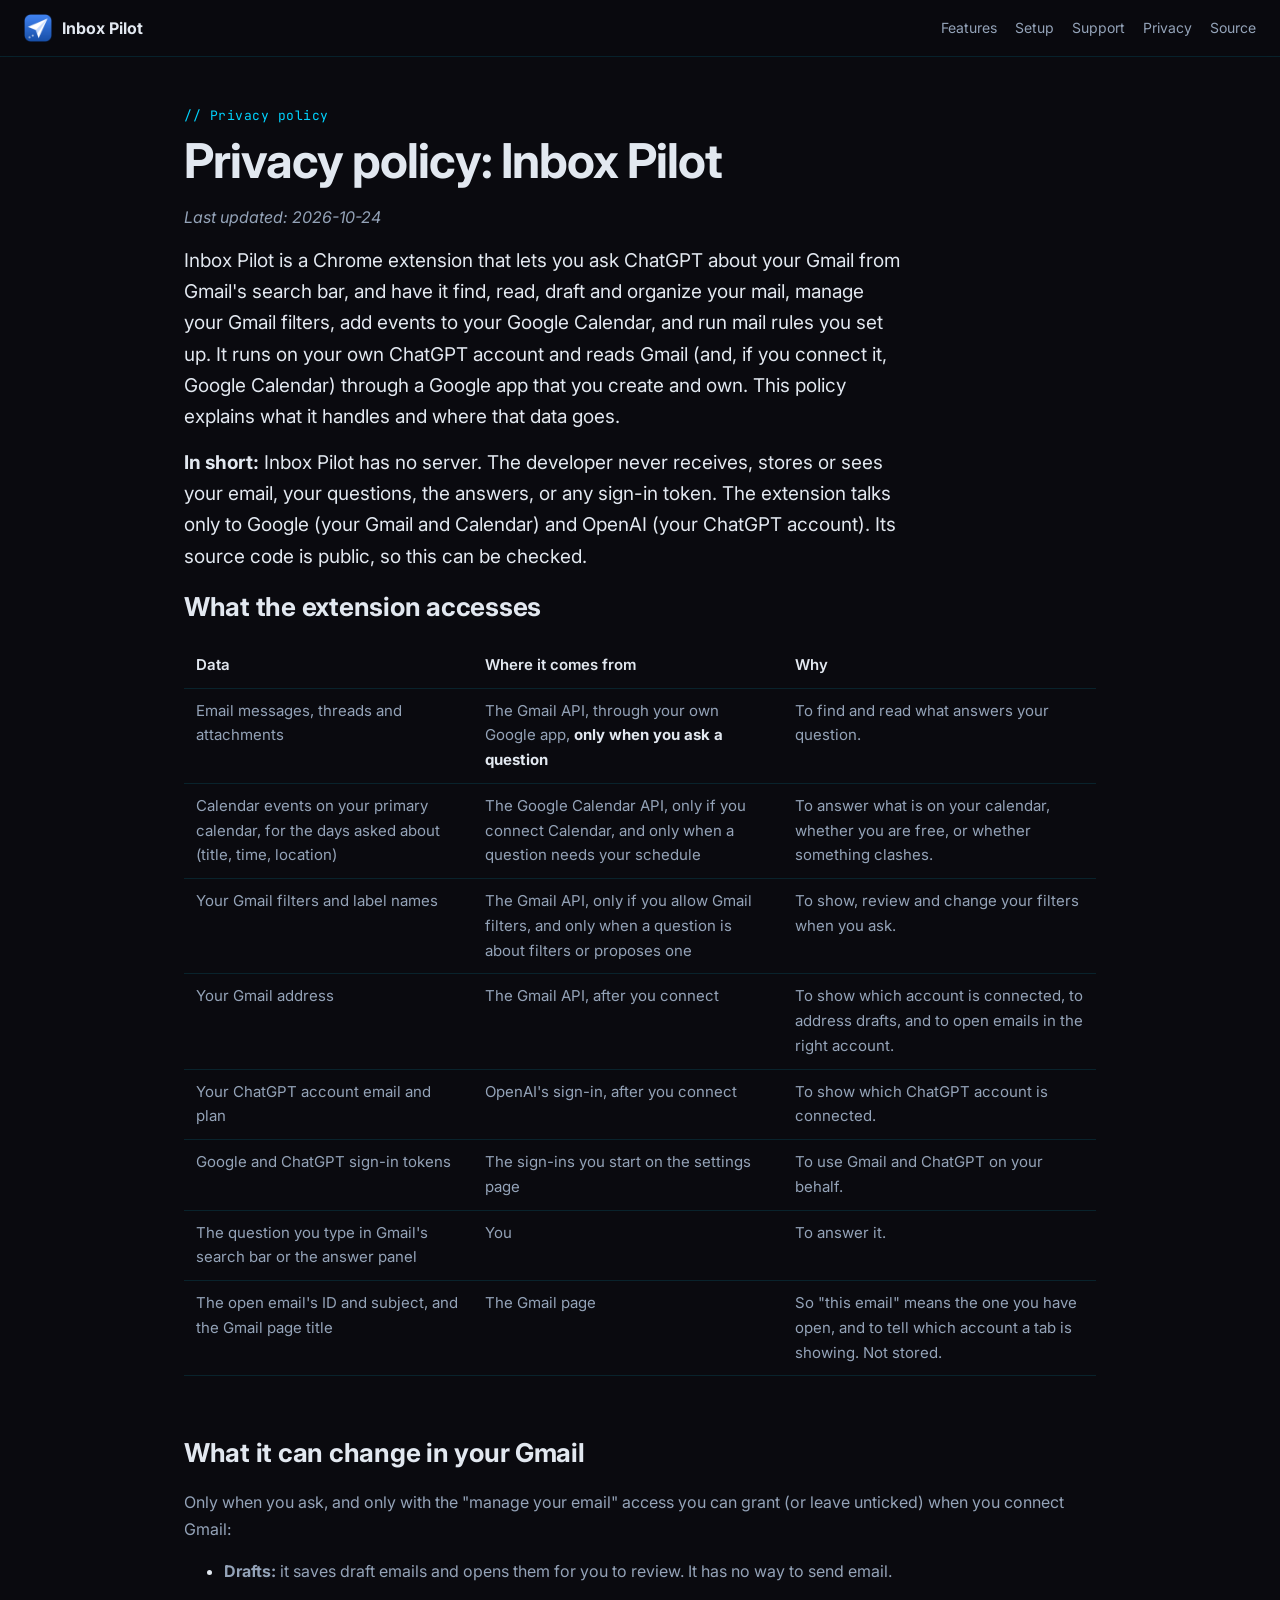
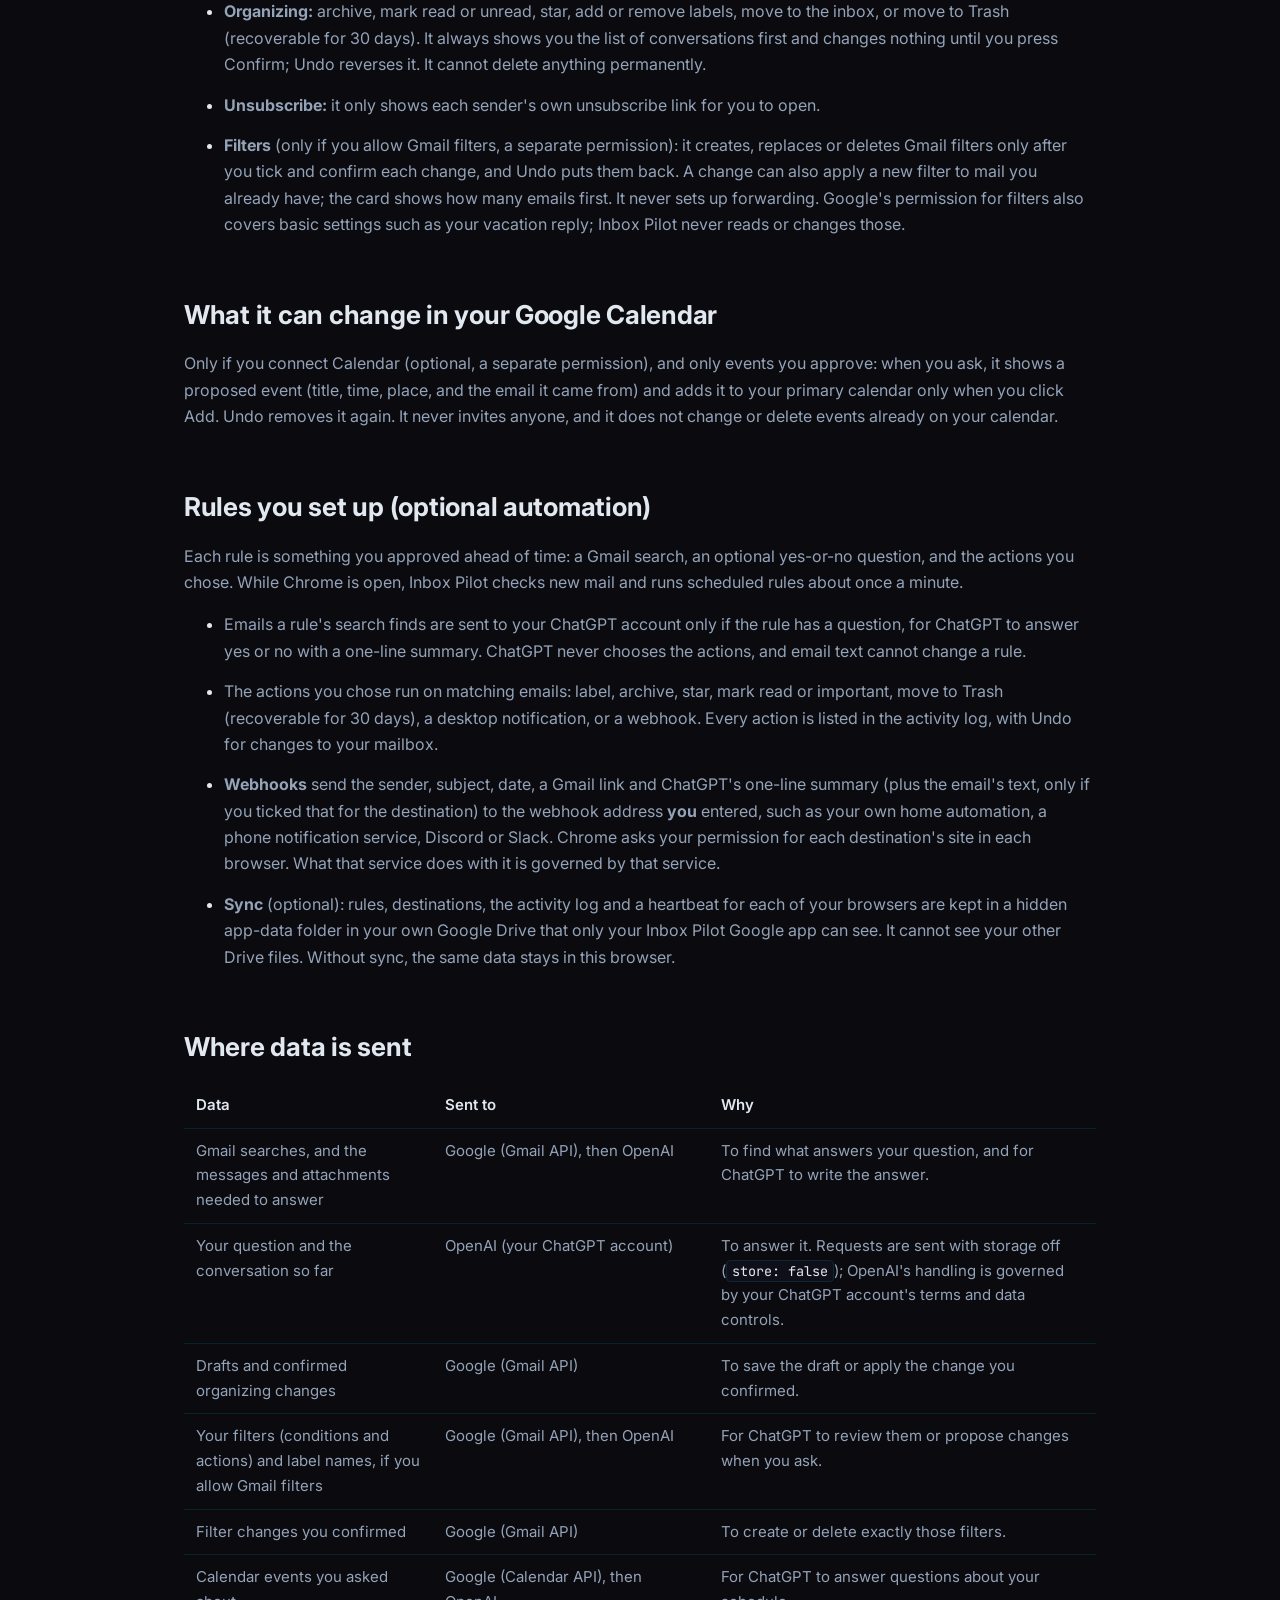
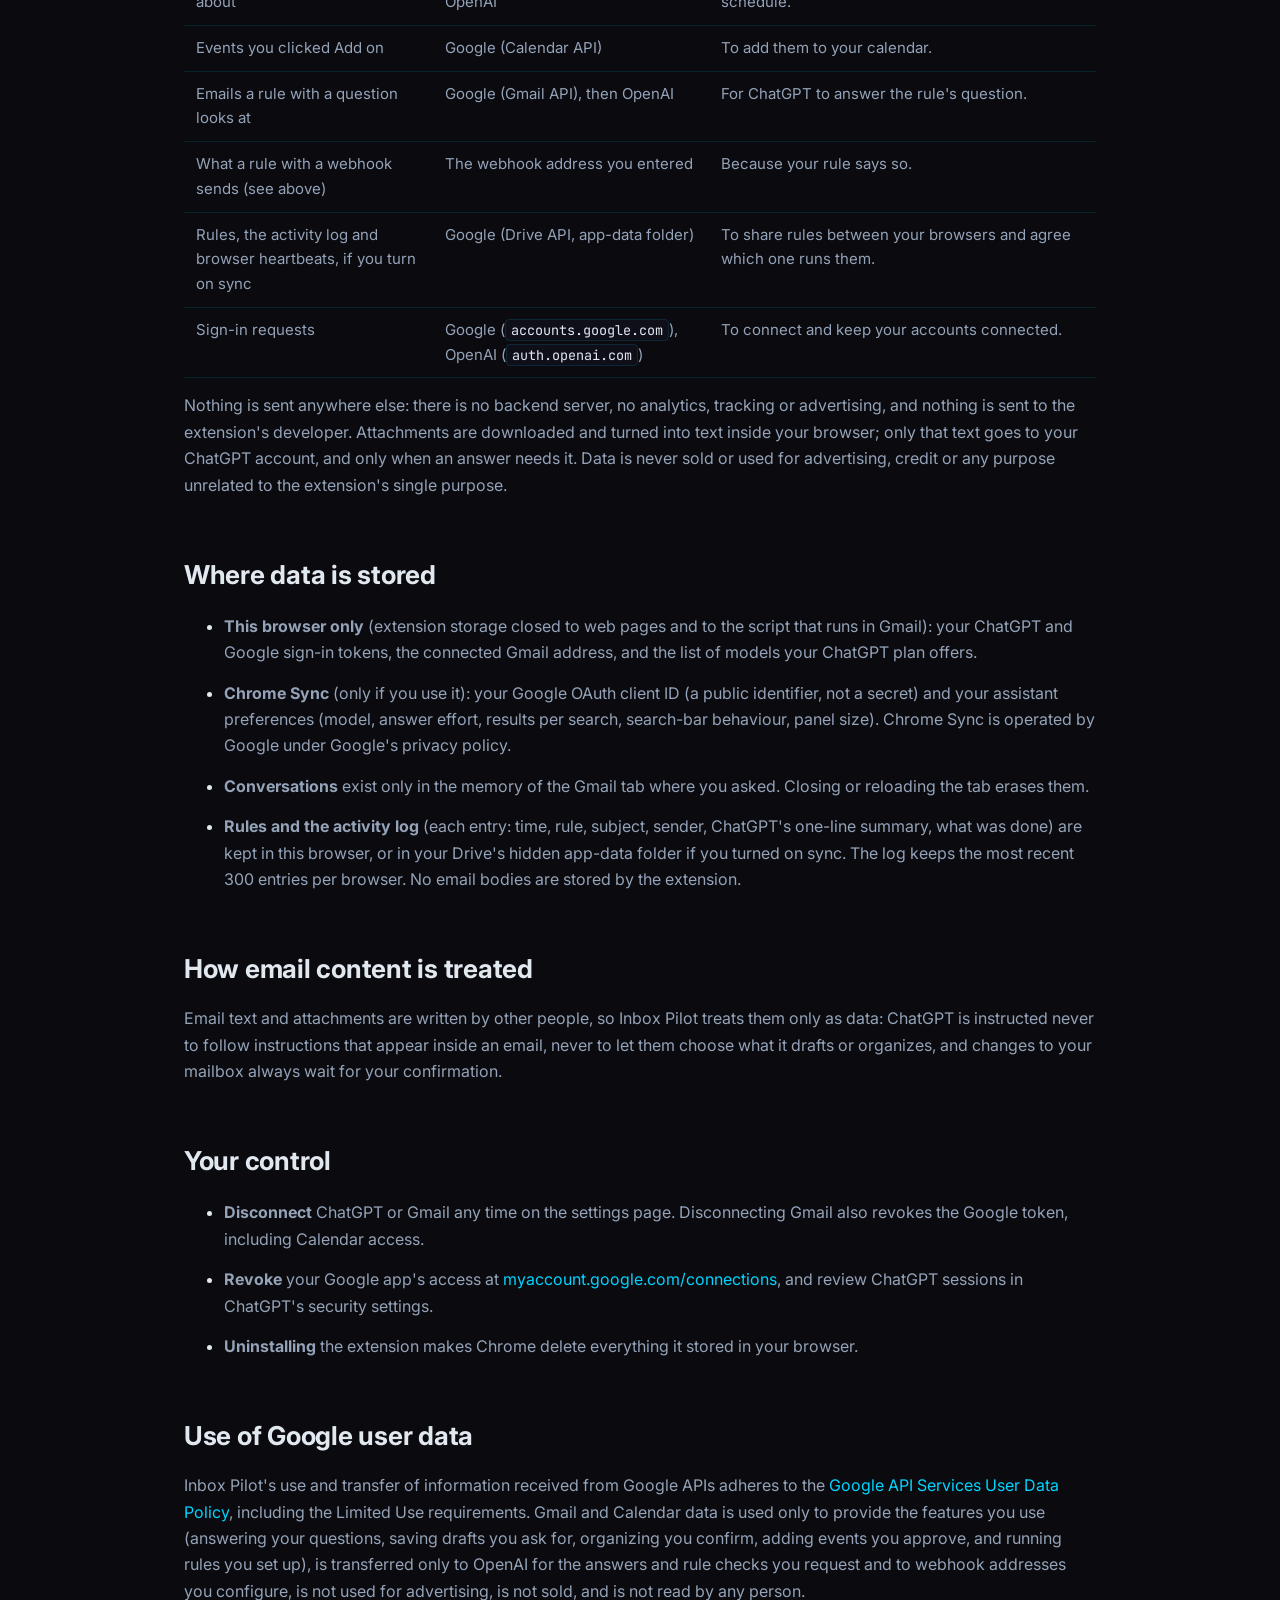
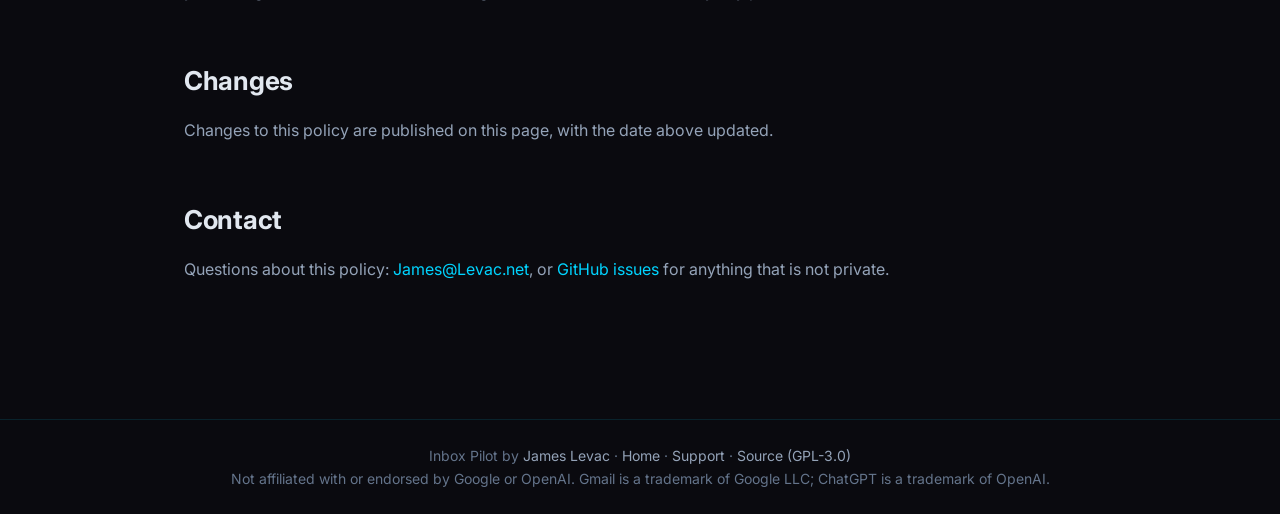
<file: inbox-pilot/privacy.html>
<!DOCTYPE html>
<html lang="en">
<head>
  <meta charset="UTF-8">
  <meta name="viewport" content="width=device-width, initial-scale=1.0">
  <title>Privacy policy: Inbox Pilot</title>
  <meta name="description" content="Privacy policy for the Inbox Pilot Chrome extension.">
  <link rel="icon" type="image/png" href="icon.png">
  <link rel="preconnect" href="https://fonts.googleapis.com">
  <link rel="preconnect" href="https://fonts.gstatic.com" crossorigin>
  <link href="https://fonts.googleapis.com/css2?family=Inter:wght@400;500;600;700;800&family=JetBrains+Mono:wght@400;500&display=swap" rel="stylesheet">
  <link rel="stylesheet" href="page.css">
</head>
<body>
  <header class="top">
    <a class="brand" href="./"><img src="icon.png" alt="">Inbox Pilot</a>
    <nav aria-label="Page">
      <a href="./#features">Features</a>
      <a href="./#setup">Setup</a>
      <a href="./#support">Support</a>
      <a href="privacy.html" aria-current="page">Privacy</a>
      <a href="https://github.com/JD2005L/InboxPilot" rel="noopener">Source</a>
    </nav>
  </header>

  <main>
    <p class="label">// Privacy policy</p>
    <h1>Privacy policy: Inbox Pilot</h1>
    <p><em>Last updated: 2026-10-24</em></p>
    <p class="lead">Inbox Pilot is a Chrome extension that lets you ask ChatGPT about your Gmail from Gmail's search bar, and have it find, read, draft and organize your mail, manage your Gmail filters, add events to your Google Calendar, and run mail rules you set up. It runs on your own ChatGPT account and reads Gmail (and, if you connect it, Google Calendar) through a Google app that you create and own. This policy explains what it handles and where that data goes.</p>
    <p class="lead"><strong>In short:</strong> Inbox Pilot has no server. The developer never receives, stores or sees your email, your questions, the answers, or any sign-in token. The extension talks only to Google (your Gmail and Calendar) and OpenAI (your ChatGPT account). Its source code is public, so this can be checked.</p>

    <section>
      <h2>What the extension accesses</h2>
      <table>
        <thead><tr><th>Data</th><th>Where it comes from</th><th>Why</th></tr></thead>
        <tbody>
          <tr><td>Email messages, threads and attachments</td><td>The Gmail API, through your own Google app, <strong>only when you ask a question</strong></td><td>To find and read what answers your question.</td></tr>
          <tr><td>Calendar events on your primary calendar, for the days asked about (title, time, location)</td><td>The Google Calendar API, only if you connect Calendar, and only when a question needs your schedule</td><td>To answer what is on your calendar, whether you are free, or whether something clashes.</td></tr>
          <tr><td>Your Gmail filters and label names</td><td>The Gmail API, only if you allow Gmail filters, and only when a question is about filters or proposes one</td><td>To show, review and change your filters when you ask.</td></tr>
          <tr><td>Your Gmail address</td><td>The Gmail API, after you connect</td><td>To show which account is connected, to address drafts, and to open emails in the right account.</td></tr>
          <tr><td>Your ChatGPT account email and plan</td><td>OpenAI's sign-in, after you connect</td><td>To show which ChatGPT account is connected.</td></tr>
          <tr><td>Google and ChatGPT sign-in tokens</td><td>The sign-ins you start on the settings page</td><td>To use Gmail and ChatGPT on your behalf.</td></tr>
          <tr><td>The question you type in Gmail's search bar or the answer panel</td><td>You</td><td>To answer it.</td></tr>
          <tr><td>The open email's ID and subject, and the Gmail page title</td><td>The Gmail page</td><td>So "this email" means the one you have open, and to tell which account a tab is showing. Not stored.</td></tr>
        </tbody>
      </table>
    </section>

    <section>
      <h2>What it can change in your Gmail</h2>
      <p>Only when you ask, and only with the "manage your email" access you can grant (or leave unticked) when you connect Gmail:</p>
      <ul>
        <li><p><strong>Drafts:</strong> it saves draft emails and opens them for you to review. It has no way to send email.</p></li>
        <li><p><strong>Organizing:</strong> archive, mark read or unread, star, add or remove labels, move to the inbox, or move to Trash (recoverable for 30 days). It always shows you the list of conversations first and changes nothing until you press Confirm; Undo reverses it. It cannot delete anything permanently.</p></li>
        <li><p><strong>Unsubscribe:</strong> it only shows each sender's own unsubscribe link for you to open.</p></li>
        <li><p><strong>Filters</strong> (only if you allow Gmail filters, a separate permission): it creates, replaces or deletes Gmail filters only after you tick and confirm each change, and Undo puts them back. A change can also apply a new filter to mail you already have; the card shows how many emails first. It never sets up forwarding. Google's permission for filters also covers basic settings such as your vacation reply; Inbox Pilot never reads or changes those.</p></li>
      </ul>
    </section>

    <section>
      <h2>What it can change in your Google Calendar</h2>
      <p>Only if you connect Calendar (optional, a separate permission), and only events you approve: when you ask, it shows a proposed event (title, time, place, and the email it came from) and adds it to your primary calendar only when you click Add. Undo removes it again. It never invites anyone, and it does not change or delete events already on your calendar.</p>
    </section>

    <section>
      <h2>Rules you set up (optional automation)</h2>
      <p>Each rule is something you approved ahead of time: a Gmail search, an optional yes-or-no question, and the actions you chose. While Chrome is open, Inbox Pilot checks new mail and runs scheduled rules about once a minute.</p>
      <ul>
        <li><p>Emails a rule's search finds are sent to your ChatGPT account only if the rule has a question, for ChatGPT to answer yes or no with a one-line summary. ChatGPT never chooses the actions, and email text cannot change a rule.</p></li>
        <li><p>The actions you chose run on matching emails: label, archive, star, mark read or important, move to Trash (recoverable for 30 days), a desktop notification, or a webhook. Every action is listed in the activity log, with Undo for changes to your mailbox.</p></li>
        <li><p><strong>Webhooks</strong> send the sender, subject, date, a Gmail link and ChatGPT's one-line summary (plus the email's text, only if you ticked that for the destination) to the webhook address <strong>you</strong> entered, such as your own home automation, a phone notification service, Discord or Slack. Chrome asks your permission for each destination's site in each browser. What that service does with it is governed by that service.</p></li>
        <li><p><strong>Sync</strong> (optional): rules, destinations, the activity log and a heartbeat for each of your browsers are kept in a hidden app-data folder in your own Google Drive that only your Inbox Pilot Google app can see. It cannot see your other Drive files. Without sync, the same data stays in this browser.</p></li>
      </ul>
    </section>

    <section>
      <h2>Where data is sent</h2>
      <table>
        <thead><tr><th>Data</th><th>Sent to</th><th>Why</th></tr></thead>
        <tbody>
          <tr><td>Gmail searches, and the messages and attachments needed to answer</td><td>Google (Gmail API), then OpenAI</td><td>To find what answers your question, and for ChatGPT to write the answer.</td></tr>
          <tr><td>Your question and the conversation so far</td><td>OpenAI (your ChatGPT account)</td><td>To answer it. Requests are sent with storage off (<code>store: false</code>); OpenAI's handling is governed by your ChatGPT account's terms and data controls.</td></tr>
          <tr><td>Drafts and confirmed organizing changes</td><td>Google (Gmail API)</td><td>To save the draft or apply the change you confirmed.</td></tr>
          <tr><td>Your filters (conditions and actions) and label names, if you allow Gmail filters</td><td>Google (Gmail API), then OpenAI</td><td>For ChatGPT to review them or propose changes when you ask.</td></tr>
          <tr><td>Filter changes you confirmed</td><td>Google (Gmail API)</td><td>To create or delete exactly those filters.</td></tr>
          <tr><td>Calendar events you asked about</td><td>Google (Calendar API), then OpenAI</td><td>For ChatGPT to answer questions about your schedule.</td></tr>
          <tr><td>Events you clicked Add on</td><td>Google (Calendar API)</td><td>To add them to your calendar.</td></tr>
          <tr><td>Emails a rule with a question looks at</td><td>Google (Gmail API), then OpenAI</td><td>For ChatGPT to answer the rule's question.</td></tr>
          <tr><td>What a rule with a webhook sends (see above)</td><td>The webhook address you entered</td><td>Because your rule says so.</td></tr>
          <tr><td>Rules, the activity log and browser heartbeats, if you turn on sync</td><td>Google (Drive API, app-data folder)</td><td>To share rules between your browsers and agree which one runs them.</td></tr>
          <tr><td>Sign-in requests</td><td>Google (<code>accounts.google.com</code>), OpenAI (<code>auth.openai.com</code>)</td><td>To connect and keep your accounts connected.</td></tr>
        </tbody>
      </table>
      <p style="margin-top:14px">Nothing is sent anywhere else: there is no backend server, no analytics, tracking or advertising, and nothing is sent to the extension's developer. Attachments are downloaded and turned into text inside your browser; only that text goes to your ChatGPT account, and only when an answer needs it. Data is never sold or used for advertising, credit or any purpose unrelated to the extension's single purpose.</p>
    </section>

    <section>
      <h2>Where data is stored</h2>
      <ul>
        <li><p><strong>This browser only</strong> (extension storage closed to web pages and to the script that runs in Gmail): your ChatGPT and Google sign-in tokens, the connected Gmail address, and the list of models your ChatGPT plan offers.</p></li>
        <li><p><strong>Chrome Sync</strong> (only if you use it): your Google OAuth client ID (a public identifier, not a secret) and your assistant preferences (model, answer effort, results per search, search-bar behaviour, panel size). Chrome Sync is operated by Google under Google's privacy policy.</p></li>
        <li><p><strong>Conversations</strong> exist only in the memory of the Gmail tab where you asked. Closing or reloading the tab erases them.</p></li>
        <li><p><strong>Rules and the activity log</strong> (each entry: time, rule, subject, sender, ChatGPT's one-line summary, what was done) are kept in this browser, or in your Drive's hidden app-data folder if you turned on sync. The log keeps the most recent 300 entries per browser. No email bodies are stored by the extension.</p></li>
      </ul>
    </section>

    <section>
      <h2>How email content is treated</h2>
      <p>Email text and attachments are written by other people, so Inbox Pilot treats them only as data: ChatGPT is instructed never to follow instructions that appear inside an email, never to let them choose what it drafts or organizes, and changes to your mailbox always wait for your confirmation.</p>
    </section>

    <section>
      <h2>Your control</h2>
      <ul>
        <li><p><strong>Disconnect</strong> ChatGPT or Gmail any time on the settings page. Disconnecting Gmail also revokes the Google token, including Calendar access.</p></li>
        <li><p><strong>Revoke</strong> your Google app's access at <a href="https://myaccount.google.com/connections">myaccount.google.com/connections</a>, and review ChatGPT sessions in ChatGPT's security settings.</p></li>
        <li><p><strong>Uninstalling</strong> the extension makes Chrome delete everything it stored in your browser.</p></li>
      </ul>
    </section>

    <section>
      <h2>Use of Google user data</h2>
      <p>Inbox Pilot's use and transfer of information received from Google APIs adheres to the <a href="https://developers.google.com/terms/api-services-user-data-policy">Google API Services User Data Policy</a>, including the Limited Use requirements. Gmail and Calendar data is used only to provide the features you use (answering your questions, saving drafts you ask for, organizing you confirm, adding events you approve, and running rules you set up), is transferred only to OpenAI for the answers and rule checks you request and to webhook addresses you configure, is not used for advertising, is not sold, and is not read by any person.</p>
    </section>

    <section>
      <h2>Changes</h2>
      <p>Changes to this policy are published on this page, with the date above updated.</p>
    </section>

    <section>
      <h2>Contact</h2>
      <p>Questions about this policy: <a href="mailto:James@Levac.net?subject=Inbox%20Pilot%20privacy">James@Levac.net</a>, or <a href="https://github.com/JD2005L/InboxPilot/issues">GitHub issues</a> for anything that is not private.</p>
    </section>
  </main>

  <footer>
    Inbox Pilot by <a href="/">James Levac</a> · <a href="./">Home</a> · <a href="./#support">Support</a> · <a href="https://github.com/JD2005L/InboxPilot">Source (GPL-3.0)</a><br>
    Not affiliated with or endorsed by Google or OpenAI. Gmail is a trademark of Google LLC; ChatGPT is a trademark of OpenAI.
  </footer>
</body>
</html>
</file>
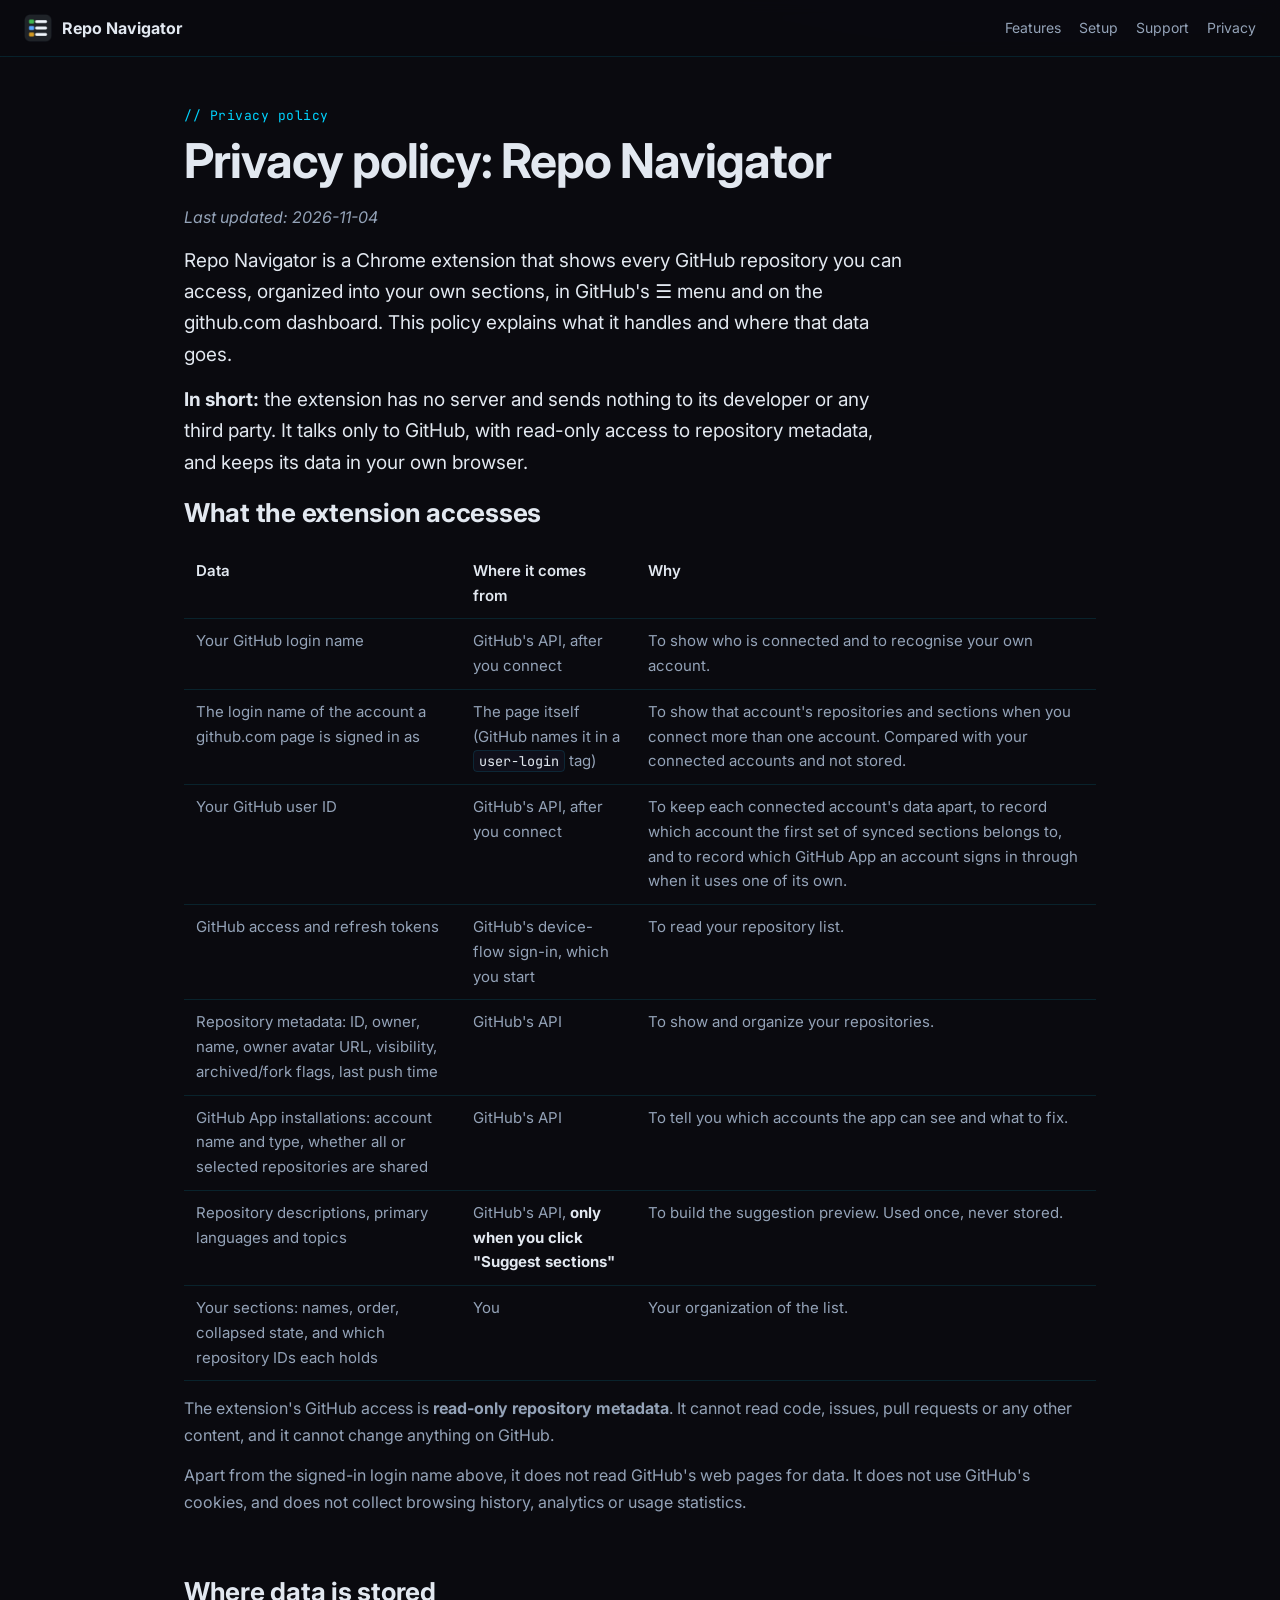
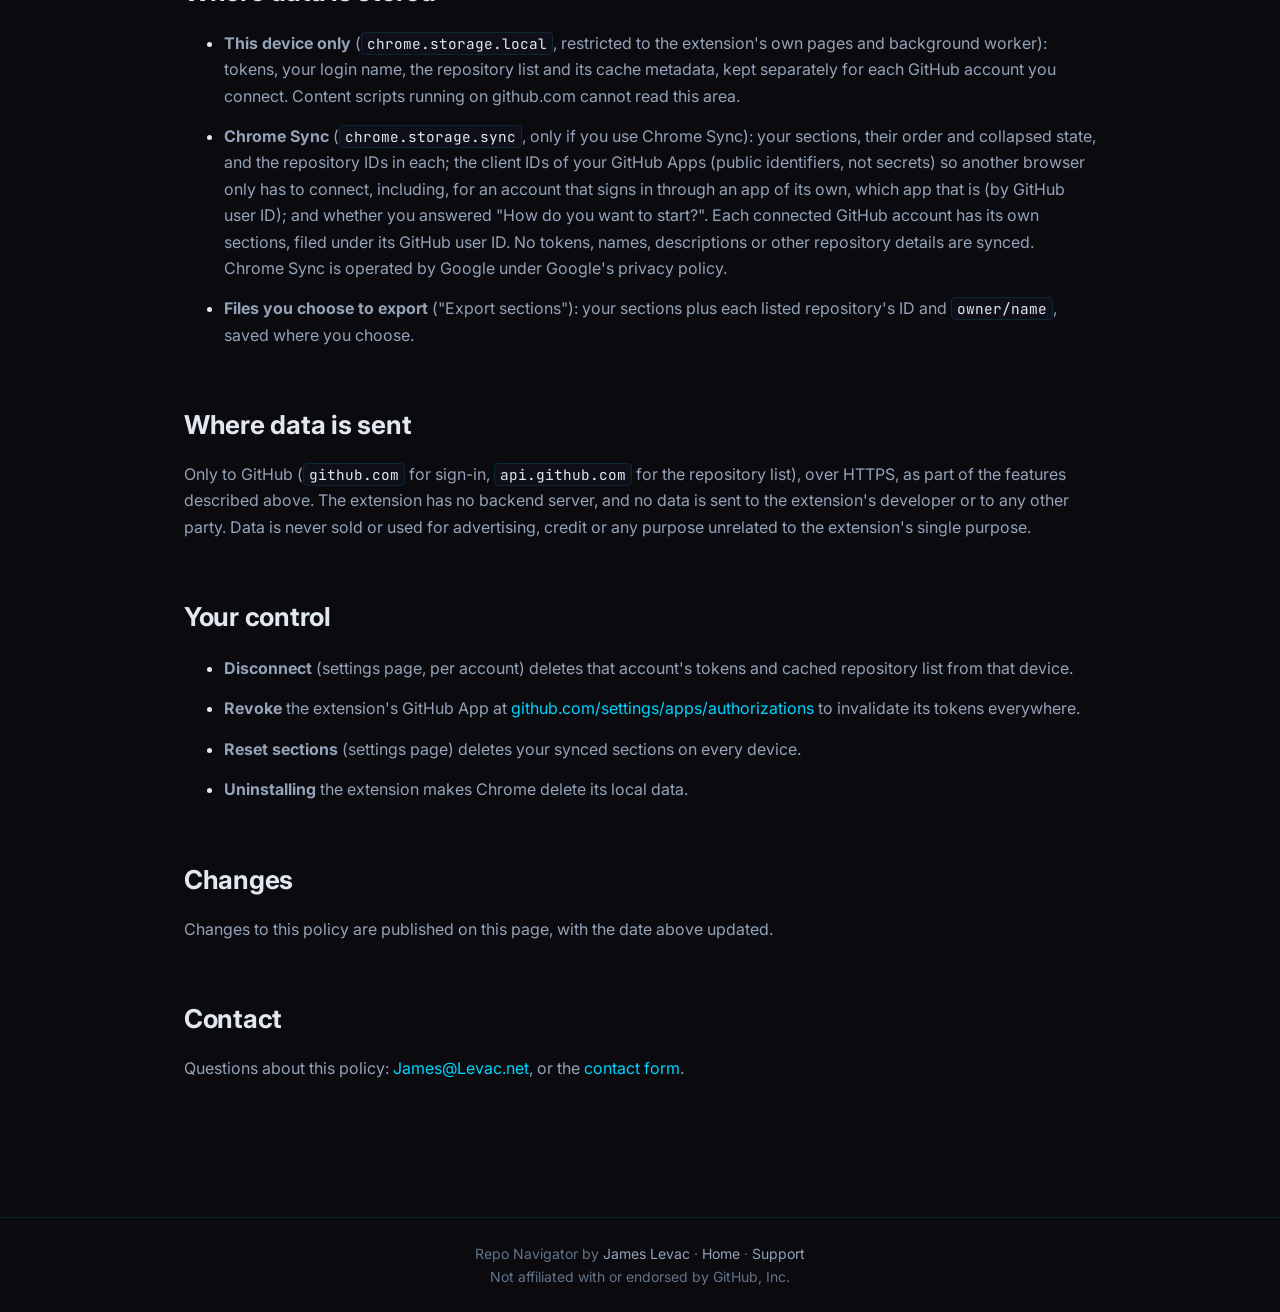
<file: repo-navigator/privacy.html>
<!DOCTYPE html>
<html lang="en">
<head>
  <meta charset="UTF-8">
  <meta name="viewport" content="width=device-width, initial-scale=1.0">
  <title>Privacy policy: Repo Navigator</title>
  <meta name="description" content="Privacy policy for the Repo Navigator Chrome extension.">
  <link rel="icon" type="image/png" href="icon.png">
  <link rel="preconnect" href="https://fonts.googleapis.com">
  <link rel="preconnect" href="https://fonts.gstatic.com" crossorigin>
  <link href="https://fonts.googleapis.com/css2?family=Inter:wght@400;500;600;700;800&family=JetBrains+Mono:wght@400;500&display=swap" rel="stylesheet">
  <link rel="stylesheet" href="page.css">
</head>
<body>
  <header class="top">
    <a class="brand" href="./"><img src="icon.png" alt="">Repo Navigator</a>
    <nav aria-label="Page">
      <a href="./#features">Features</a>
      <a href="./#setup">Setup</a>
      <a href="./#support">Support</a>
      <a href="privacy.html" aria-current="page">Privacy</a>
    </nav>
  </header>

  <main>
    <p class="label">// Privacy policy</p>
    <h1>Privacy policy: Repo Navigator</h1>
    <p><em>Last updated: 2026-11-04</em></p>
    <p class="lead">Repo Navigator is a Chrome extension that shows every GitHub repository you can access, organized into your own sections, in GitHub's ☰ menu and on the github.com dashboard. This policy explains what it handles and where that data goes.</p>
    <p class="lead"><strong>In short:</strong> the extension has no server and sends nothing to its developer or any third party. It talks only to GitHub, with read-only access to repository metadata, and keeps its data in your own browser.</p>

    <section>
      <h2>What the extension accesses</h2>
      <table>
        <thead><tr><th>Data</th><th>Where it comes from</th><th>Why</th></tr></thead>
        <tbody>
          <tr><td>Your GitHub login name</td><td>GitHub's API, after you connect</td><td>To show who is connected and to recognise your own account.</td></tr>
          <tr><td>The login name of the account a github.com page is signed in as</td><td>The page itself (GitHub names it in a <code>user-login</code> tag)</td><td>To show that account's repositories and sections when you connect more than one account. Compared with your connected accounts and not stored.</td></tr>
          <tr><td>Your GitHub user ID</td><td>GitHub's API, after you connect</td><td>To keep each connected account's data apart, to record which account the first set of synced sections belongs to, and to record which GitHub App an account signs in through when it uses one of its own.</td></tr>
          <tr><td>GitHub access and refresh tokens</td><td>GitHub's device-flow sign-in, which you start</td><td>To read your repository list.</td></tr>
          <tr><td>Repository metadata: ID, owner, name, owner avatar URL, visibility, archived/fork flags, last push time</td><td>GitHub's API</td><td>To show and organize your repositories.</td></tr>
          <tr><td>GitHub App installations: account name and type, whether all or selected repositories are shared</td><td>GitHub's API</td><td>To tell you which accounts the app can see and what to fix.</td></tr>
          <tr><td>Repository descriptions, primary languages and topics</td><td>GitHub's API, <strong>only when you click "Suggest sections"</strong></td><td>To build the suggestion preview. Used once, never stored.</td></tr>
          <tr><td>Your sections: names, order, collapsed state, and which repository IDs each holds</td><td>You</td><td>Your organization of the list.</td></tr>
        </tbody>
      </table>
      <p style="margin-top:14px">The extension's GitHub access is <strong>read-only repository metadata</strong>. It cannot read code, issues, pull requests or any other content, and it cannot change anything on GitHub.</p>
      <p>Apart from the signed-in login name above, it does not read GitHub's web pages for data. It does not use GitHub's cookies, and does not collect browsing history, analytics or usage statistics.</p>
    </section>

    <section>
      <h2>Where data is stored</h2>
      <ul>
        <li><p><strong>This device only</strong> (<code>chrome.storage.local</code>, restricted to the extension's own pages and background worker): tokens, your login name, the repository list and its cache metadata, kept separately for each GitHub account you connect. Content scripts running on github.com cannot read this area.</p></li>
        <li><p><strong>Chrome Sync</strong> (<code>chrome.storage.sync</code>, only if you use Chrome Sync): your sections, their order and collapsed state, and the repository IDs in each; the client IDs of your GitHub Apps (public identifiers, not secrets) so another browser only has to connect, including, for an account that signs in through an app of its own, which app that is (by GitHub user ID); and whether you answered "How do you want to start?". Each connected GitHub account has its own sections, filed under its GitHub user ID. No tokens, names, descriptions or other repository details are synced. Chrome Sync is operated by Google under Google's privacy policy.</p></li>
        <li><p><strong>Files you choose to export</strong> ("Export sections"): your sections plus each listed repository's ID and <code>owner/name</code>, saved where you choose.</p></li>
      </ul>
    </section>

    <section>
      <h2>Where data is sent</h2>
      <p>Only to GitHub (<code>github.com</code> for sign-in, <code>api.github.com</code> for the repository list), over HTTPS, as part of the features described above. The extension has no backend server, and no data is sent to the extension's developer or to any other party. Data is never sold or used for advertising, credit or any purpose unrelated to the extension's single purpose.</p>
    </section>

    <section>
      <h2>Your control</h2>
      <ul>
        <li><p><strong>Disconnect</strong> (settings page, per account) deletes that account's tokens and cached repository list from that device.</p></li>
        <li><p><strong>Revoke</strong> the extension's GitHub App at <a href="https://github.com/settings/apps/authorizations">github.com/settings/apps/authorizations</a> to invalidate its tokens everywhere.</p></li>
        <li><p><strong>Reset sections</strong> (settings page) deletes your synced sections on every device.</p></li>
        <li><p><strong>Uninstalling</strong> the extension makes Chrome delete its local data.</p></li>
      </ul>
    </section>

    <section>
      <h2>Changes</h2>
      <p>Changes to this policy are published on this page, with the date above updated.</p>
    </section>

    <section>
      <h2>Contact</h2>
      <p>Questions about this policy: <a href="mailto:James@Levac.net?subject=Repo%20Navigator%20privacy">James@Levac.net</a>, or the <a href="/#contact">contact form</a>.</p>
    </section>
  </main>

  <footer>
    Repo Navigator by <a href="/">James Levac</a> · <a href="./">Home</a> · <a href="./#support">Support</a><br>
    Not affiliated with or endorsed by GitHub, Inc.
  </footer>
</body>
</html>
</file>
<file: style.css>
/* ===== RESET & BASE ===== */
*, *::before, *::after {
  box-sizing: border-box;
  margin: 0;
  padding: 0;
}

:root {
  --bg: #0a0a0f;
  --bg-card: #0f0f1a;
  --bg-card-hover: #141428;
  --accent: #00d4ff;
  --accent-dim: rgba(0, 212, 255, 0.15);
  --accent-glow: rgba(0, 212, 255, 0.4);
  --text: #e2e8f0;
  --text-muted: #64748b;
  --text-dim: #94a3b8;
  --border: rgba(0, 212, 255, 0.12);
  --border-hover: rgba(0, 212, 255, 0.35);
  --gradient-hero: linear-gradient(180deg, transparent 0%, transparent 80%, rgba(10,10,15,0.35) 100%);
}

html {
  scroll-behavior: smooth;
  font-size: 16px;
}

body {
  background-color: var(--bg);
  color: var(--text);
  font-family: 'Inter', 'Segoe UI', system-ui, -apple-system, sans-serif;
  line-height: 1.6;
  overflow-x: hidden;
}

/* ===== SCROLLBAR =====
   The native scroll bar is hidden and drawn as .scroll-thumb (main.js) instead: the browser paints its own scroll
   bar above everything on the page, so it could never pass under the translucent nav. The thumb sits one layer
   below the nav and footer (z-index 99 vs 100), so they tint it as it slides under them. */
html { scrollbar-width: none; }
::-webkit-scrollbar { display: none; }

.scroll-thumb {
  position: fixed;
  top: 0;
  right: 0;
  width: 4px;
  border-radius: 2px;
  background: var(--accent);
  z-index: 99;
  cursor: grab;
  touch-action: none;
  will-change: transform;
}

/* A wider grab area than the 4px it shows. */
.scroll-thumb::before {
  content: '';
  position: absolute;
  inset: 0 0 0 -8px;
}

.scroll-thumb.dragging {
  cursor: grabbing;
}

/* ===== CANVAS (Three.js) ===== */
/* ===================================================================
 * CSS-only animated hero background
 * - 4 aurora "blobs" (large radial gradients) that drift via transform
 * - SVG grid overlay (static, very subtle)
 * - Horizontal scanline that sweeps vertically
 * - 21 floating particle specks rising upward
 * All animations use transform/opacity only (compositor fast path),
 * so they don't pressure the GPU process the way WebGL did.
 * =================================================================== */

#hero-bg {
  position: fixed;
  inset: 0;
  z-index: 0;
  pointer-events: none;
  overflow: hidden;
  background-color: #04060c;
  /* base floor glow (static) */
  background-image:
    radial-gradient(ellipse 90% 70% at 50% 100%, rgba(10, 30, 80, 0.55) 0%, rgba(0, 0, 0, 0) 70%);
}

/* --- Single mesh-gradient div: multiple stacked radial gradients baked
   into one background, animated via background-position + transform.
   Only ONE compositor layer, no mix-blend-mode, no filter:blur, no
   large multi-element stack. --- */
.hero-mesh {
  position: absolute;
  inset: -10%;
  background-color: transparent;
  /* Very low-alpha wide radial gradients on the outside edges of the
     hero, so the middle reads as deep space and only a soft cosmic
     haze creeps in at the corners. */
  background-image:
    radial-gradient(ellipse 60% 50% at 10% 20%, rgba(60, 140, 255, 0.13) 0%, rgba(0,0,0,0) 60%),
    radial-gradient(ellipse 60% 55% at 90% 15%, rgba(140, 80, 255, 0.10) 0%, rgba(0,0,0,0) 60%),
    radial-gradient(ellipse 55% 45% at 85% 85%, rgba(40, 200, 200, 0.09) 0%, rgba(0,0,0,0) 60%),
    radial-gradient(ellipse 55% 50% at 15% 90%, rgba(80, 120, 255, 0.09) 0%, rgba(0,0,0,0) 60%);
  opacity: 0.9;
}

/* --- Subtle SVG grid overlay (static, no animation) --- */
.hero-grid {
  position: absolute;
  inset: 0;
  background-image: url("data:image/svg+xml;utf8,<svg xmlns='http://www.w3.org/2000/svg' width='80' height='80'><path d='M 80 0 L 0 0 0 80' fill='none' stroke='rgba(120,180,255,0.055)' stroke-width='1'/></svg>");
  background-size: 80px 80px;
}



/* --- Flowing wave lines: 8 SVG paths that scroll horizontally at
       different speeds, creating an undulating data-flow / audio-wave
       effect across the lower half of the hero. Each wave is a doubled-
       width bezier (3200 units for a 1600 viewport) so the seamless
       tile loops without gaps via translateX animation. --- */
.hero-waves {
  position: absolute;
  inset: 0;
  width: 100%;
  height: 100%;
  pointer-events: none;
  overflow: visible;
}

/* Wave paths are animated by hero.js which updates the SVG d attribute
   each frame so the waves genuinely undulate. No CSS keyframes needed. */

/* ===== NAV ===== */
nav {
  position: fixed;
  top: 0;
  left: 0;
  right: 0;
  z-index: 100;
  display: flex;
  align-items: center;
  justify-content: space-between;
  padding: 1.2rem 3rem;
  background: rgba(8, 10, 18, 0.78);
  border-bottom: 1px solid rgba(0, 212, 255, 0.06);
  transition: background 0.3s ease, border-color 0.3s ease;
}

nav.scrolled {
  background: rgba(10, 10, 15, 0.92);
  border-bottom-color: var(--border);
}

.nav-logo {
  font-family: 'JetBrains Mono', 'Fira Code', monospace;
  font-size: 1.1rem;
  font-weight: 700;
  color: var(--accent);
  letter-spacing: 0.05em;
  text-decoration: none;
}

.nav-logo span {
  color: var(--text-muted);
  font-weight: 400;
}

.nav-links {
  display: flex;
  gap: 2.5rem;
  list-style: none;
}

.nav-links a {
  color: var(--text-dim);
  text-decoration: none;
  font-size: 0.85rem;
  font-weight: 500;
  letter-spacing: 0.08em;
  text-transform: uppercase;
  transition: color 0.2s ease;
  position: relative;
}

.nav-links a::after {
  content: '';
  position: absolute;
  bottom: -3px;
  left: 0;
  width: 0;
  height: 1px;
  background: var(--accent);
  transition: width 0.2s ease;
}

.nav-links a:hover,
.nav-links a.active {
  color: var(--accent);
}

.nav-links a:hover::after,
.nav-links a.active::after {
  width: 100%;
}

.nav-links a.active {
  text-shadow: 0 0 10px rgba(0, 212, 255, 0.45);
}

.nav-cta {
  padding: 0.5rem 1.2rem;
  background: transparent;
  border: 1px solid var(--accent);
  color: var(--accent) !important;
  border-radius: 4px;
  transition: all 0.2s ease !important;
}

.nav-cta::after { display: none !important; }

.nav-cta:hover,
.nav-cta.active {
  background: var(--accent-dim) !important;
  box-shadow: 0 0 20px var(--accent-glow), 0 0 42px rgba(0, 212, 255, 0.35);
}

.nav-cta.active {
  /* override the generic .nav-links a.active text-shadow so only the
     border/background glow reads, not a glowing label */
  text-shadow: none;
}

/* ===== HERO ===== */
#hero {
  position: relative;
  height: 100vh;
  min-height: 600px;
  display: flex;
  align-items: center;
  justify-content: center;
  z-index: 1;
  overflow: hidden;
  perspective: 1500px;
}

.hero-content { transform-style: preserve-3d; }

/* Elements that get revealed by hyperspaceReveal start hidden */
.hero-eyebrow,
#hero-name,
.hero-tagline,
.hero-cta-group,
.scroll-indicator { will-change: transform, filter, opacity; }

.hero-overlay {
  position: absolute;
  inset: 0;
  background: var(--gradient-hero);
  pointer-events: none;
  z-index: 1;
}

.hero-content {
  position: relative;
  z-index: 2;
  text-align: center;
  padding: 0 2rem;
  max-width: 900px;
}

.hero-eyebrow {
  font-family: 'JetBrains Mono', monospace;
  font-size: 0.75rem;
  color: var(--accent);
  letter-spacing: 0.3em;
  text-transform: uppercase;
  margin-bottom: 1.5rem;
  opacity: 0;
}

#hero-name {
  font-family: 'Chakra Petch', 'Inter', system-ui, sans-serif;
  /* clamp so the name scales down on narrow viewports and stays on one line */
  font-size: clamp(1.8rem, 12vw, 7rem);
  font-weight: 700;
  font-stretch: 100%;
  letter-spacing: 0.02em;
  line-height: 1;
  color: var(--text);
  margin-bottom: 1.5rem;
  min-height: 1em;
  text-transform: uppercase;
  text-shadow: 0 0 28px rgba(120, 200, 255, 0.22), 0 0 72px rgba(60, 140, 255, 0.10);
  visibility: hidden;
  white-space: nowrap;
}

/* Hyperspace-reveal characters: each letter is its own transform target.
   While the reveal is running, the #hero-name carries a `.warping` class
   that paints every char with a thick glowing halo via text-shadow.
   Because CSS transform: scale() scales the entire paint including
   text-shadow, starting the letters at scale(8) turns the halo into a
   huge blurry streak that reads as motion-blur out of warp, without
   using filter: blur() (which was GPU-expensive). The class is removed
   once the animation settles so steady-state text is crisp. */
.name-char {
  display: inline-block;
  transform-origin: center center;
  transition: text-shadow 0.25s ease-out, color 0.25s ease-out;
}

#hero-name.warping {
  color: #eaf6ff;
}
#hero-name.warping .name-char {
  color: #eaf6ff;
  text-shadow:
    0 0 8px  rgba(200, 230, 255, 0.95),
    0 0 18px rgba(120, 200, 255, 0.85),
    0 0 36px rgba(80,  150, 255, 0.70),
    0 0 72px rgba(40,  100, 220, 0.45);
}

/* Lightweight scroll-reveal (IntersectionObserver adds .in-view) */
.reveal {
  opacity: 0;
  transform: translateY(24px);
  transition: opacity 0.7s ease, transform 0.7s cubic-bezier(0.22, 0.61, 0.36, 1);
}
.reveal.in-view {
  opacity: 1;
  transform: none;
}
.stack-pill.reveal {
  transform: scale(0.9);
}
.stack-pill.reveal.in-view {
  transform: scale(1);
}

/* Realistic broken-fluorescent illumination: card content is always
   rendered, a dark ::after overlay sits above it and its opacity
   flickers away. Mimics a light source in the room turning on above
   a physically present card, rather than the card itself appearing
   from nothing. */
.project-card.reveal {
  /* Card content stays fully visible; overlay handles the dimming. */
  opacity: 1;
  transform: none;
  transition: none;
}
.project-card.reveal::after {
  content: '';
  position: absolute;
  inset: 0;
  background: #050810;
  pointer-events: none;
  opacity: 0.93;
  z-index: 5;
  border-radius: inherit;
}
.project-card.reveal.in-view::after {
  animation: flicker-light-a 1.05s steps(1, end) forwards;
}
.project-card.reveal.in-view:nth-child(2)::after { animation: flicker-light-b 1.15s steps(1, end) forwards; animation-delay: 0.05s; }
.project-card.reveal.in-view:nth-child(3)::after { animation: flicker-light-c 1.00s steps(1, end) forwards; animation-delay: 0.11s; }
.project-card.reveal.in-view:nth-child(4)::after { animation: flicker-light-b 1.10s steps(1, end) forwards; animation-delay: 0.03s; }
.project-card.reveal.in-view:nth-child(5)::after { animation: flicker-light-a 1.20s steps(1, end) forwards; animation-delay: 0.15s; }
.project-card.reveal.in-view:nth-child(6)::after { animation: flicker-light-c 1.08s steps(1, end) forwards; animation-delay: 0.07s; }
.project-card.reveal.in-view:nth-child(7)::after { animation: flicker-light-b 1.03s steps(1, end) forwards; animation-delay: 0.18s; }

/* Overlay opacity is INVERTED vs brightness: 0.93 = dark (lights off),
   0 = lights on full. Holds at dark, brief strikes of near-0, shaky
   ramp, residual twitch near the end, then full-on. */
@keyframes flicker-light-a {
  0%   { opacity: 0.93; }
  10%  { opacity: 0.93; }  /* hold dark */
  12%  { opacity: 0.00; }  /* first strike */
  14%  { opacity: 0.90; }
  22%  { opacity: 0.90; }  /* dead gap */
  25%  { opacity: 0.05; }
  27%  { opacity: 0.88; }
  36%  { opacity: 0.88; }  /* long dead gap */
  40%  { opacity: 0.08; }
  43%  { opacity: 0.72; }
  48%  { opacity: 0.00; }
  52%  { opacity: 0.55; }
  58%  { opacity: 0.00; }
  64%  { opacity: 0.30; }
  70%  { opacity: 0.00; }
  82%  { opacity: 0.00; }
  84%  { opacity: 0.48; }  /* residual twitch */
  86%  { opacity: 0.00; }
  100% { opacity: 0.00; }
}
@keyframes flicker-light-b {
  0%   { opacity: 0.93; }
  8%   { opacity: 0.04; }
  11%  { opacity: 0.92; }
  20%  { opacity: 0.92; }  /* dead */
  24%  { opacity: 0.00; }
  27%  { opacity: 0.90; }
  38%  { opacity: 0.90; }  /* long dead */
  42%  { opacity: 0.08; }
  45%  { opacity: 0.78; }
  50%  { opacity: 0.00; }
  55%  { opacity: 0.50; }
  62%  { opacity: 0.00; }
  68%  { opacity: 0.25; }
  74%  { opacity: 0.00; }
  86%  { opacity: 0.00; }
  88%  { opacity: 0.42; }  /* residual twitch */
  90%  { opacity: 0.00; }
  100% { opacity: 0.00; }
}
@keyframes flicker-light-c {
  0%   { opacity: 0.93; }
  6%   { opacity: 0.93; }  /* hold dark */
  9%   { opacity: 0.06; }
  12%  { opacity: 0.90; }
  18%  { opacity: 0.90; }  /* dead */
  22%  { opacity: 0.00; }
  25%  { opacity: 0.88; }
  34%  { opacity: 0.88; }  /* long dead */
  38%  { opacity: 0.03; }
  42%  { opacity: 0.65; }
  47%  { opacity: 0.00; }
  53%  { opacity: 0.45; }
  60%  { opacity: 0.00; }
  66%  { opacity: 0.22; }
  72%  { opacity: 0.00; }
  84%  { opacity: 0.00; }
  86%  { opacity: 0.38; }  /* residual twitch */
  88%  { opacity: 0.00; }
  100% { opacity: 0.00; }
}

/* NOTE: prefers-reduced-motion guard intentionally omitted for the
   card flicker. The illumination effect is a core part of the design
   language of this section, and users with reduce-motion enabled were
   reporting that the cards never appeared to fire up at all, so the
   guard is gone even at the cost of strict a11y compliance. */

.hero-tagline {
  font-size: clamp(0.9rem, 2vw, 1.15rem);
  color: var(--text-muted);
  letter-spacing: 0.04em;
  line-height: 1.5;
  opacity: 0;
  margin-bottom: 2.5rem;
}

.hero-tagline span {
  color: var(--text-dim);
}

.hero-cta-group {
  display: flex;
  gap: 1rem;
  justify-content: center;
  flex-wrap: wrap;
  opacity: 0;
}

.btn-primary {
  display: inline-flex;
  align-items: center;
  gap: 0.5rem;
  padding: 0.8rem 2rem;
  background: var(--accent);
  color: #0a0a0f;
  font-weight: 700;
  font-size: 0.9rem;
  border-radius: 4px;
  text-decoration: none;
  letter-spacing: 0.05em;
  transition: all 0.2s ease;
  box-shadow: 0 0 30px rgba(0, 212, 255, 0.3);
}

.btn-primary:hover {
  transform: translateY(-2px);
  box-shadow: 0 0 50px rgba(0, 212, 255, 0.5);
}

.btn-outline {
  display: inline-flex;
  align-items: center;
  gap: 0.5rem;
  padding: 0.8rem 2rem;
  background: rgba(0, 212, 255, 0.04);
  color: var(--text);
  font-weight: 600;
  font-size: 0.9rem;
  border-radius: 4px;
  border: 1px solid var(--border-hover);
  text-decoration: none;
  letter-spacing: 0.05em;
  transition: all 0.2s ease;
}

.btn-outline:hover {
  border-color: var(--accent);
  color: var(--accent);
  background: var(--accent-dim);
}

/* Scroll indicator */
.scroll-indicator {
  position: absolute;
  bottom: 2.5rem;
  left: 50%;
  transform: translateX(-50%);
  z-index: 2;
  display: flex;
  flex-direction: column;
  align-items: center;
  gap: 0.4rem;
  opacity: 0;
}

.scroll-indicator span {
  font-family: 'JetBrains Mono', monospace;
  font-size: 0.65rem;
  color: var(--text-muted);
  letter-spacing: 0.2em;
  text-transform: uppercase;
}

.scroll-line {
  width: 1px;
  height: 40px;
  background: linear-gradient(to bottom, var(--accent), transparent);
  animation: scrollPulse 2s ease-in-out infinite;
}

@keyframes scrollPulse {
  0%, 100% { opacity: 0.4; transform: scaleY(1); }
  50% { opacity: 1; transform: scaleY(1.2); }
}

/* ===== SECTIONS ===== */
section {
  position: relative;
  z-index: 2;
}

.section-inner {
  max-width: 1100px;
  margin: 0 auto;
  padding: 6rem 2rem;
}

.section-label {
  font-family: 'JetBrains Mono', monospace;
  font-size: 0.7rem;
  color: var(--accent);
  letter-spacing: 0.3em;
  text-transform: uppercase;
  margin-bottom: 0.75rem;
  opacity: 0.8;
}

.section-title {
  font-size: clamp(2rem, 4vw, 2.8rem);
  font-weight: 800;
  letter-spacing: -0.02em;
  line-height: 1.1;
  margin-bottom: 1rem;
}

.section-subtitle {
  color: var(--text-muted);
  font-size: 1rem;
  max-width: 600px;
  line-height: 1.7;
}

/* ===== ABOUT ===== */
#about {
  background: linear-gradient(180deg, var(--bg) 0%, #0c0c16 50%, var(--bg) 100%);
}

.about-grid {
  display: grid;
  grid-template-columns: 1fr 1fr;
  gap: 4rem;
  align-items: center;
  margin-top: 3rem;
}

.about-text p {
  color: var(--text-dim);
  line-height: 1.85;
  font-size: 1.05rem;
}

.about-text p + p {
  margin-top: 1.25rem;
}

.about-text strong {
  color: var(--text);
  font-weight: 600;
}

.about-terminal {
  background: #0c0c1a;
  border: 1px solid var(--border);
  border-radius: 8px;
  padding: 1.5rem;
  font-family: 'JetBrains Mono', 'Fira Code', monospace;
  font-size: 0.8rem;
  line-height: 1.8;
  position: relative;
  overflow: hidden;
}

.terminal-header {
  display: flex;
  align-items: center;
  gap: 0.5rem;
  margin-bottom: 1.2rem;
  padding-bottom: 1rem;
  border-bottom: 1px solid var(--border);
}

.terminal-dot {
  width: 10px;
  height: 10px;
  border-radius: 50%;
}

.terminal-dot.red { background: #ff5f57; }
.terminal-dot.yellow { background: #febc2e; }
.terminal-dot.green { background: #28c840; }

.terminal-title {
  color: var(--text-muted);
  font-size: 0.7rem;
  margin-left: 0.5rem;
}

.terminal-line {
  display: flex;
  gap: 0.75rem;
}

.t-prompt { color: var(--accent); }
.t-cmd { color: #e2e8f0; display: inline-block; }
.t-comment { color: var(--text-muted); }
.t-out { color: #a3e635; margin-left: 1.5rem; display: block; min-height: 1.4em; }
.t-out-dim { color: var(--text-muted); margin-left: 1.5rem; display: block; min-height: 1.4em; }

/* Terminal typewriter: a JS typer walks through each .t-out /
   .t-out-dim in order and streams characters with variable delay,
   moving a single blinking .typing-cursor from line to line. The
   CSS here just resets the container reveal and styles the cursor. */
.about-terminal.reveal {
  opacity: 1;
  transform: none;
  transition: none;
}

.typing-cursor {
  display: inline-block;
  width: 0.55ch;
  height: 1em;
  vertical-align: -0.18em;
  background: #a3e635;
  margin-left: 1px;
  box-shadow: 0 0 8px rgba(163, 230, 53, 0.55);
  animation: typing-blink 0.95s steps(1, end) infinite;
}
.t-out-dim .typing-cursor {
  background: var(--text-muted);
  box-shadow: 0 0 6px rgba(200, 200, 200, 0.35);
}
@keyframes typing-blink {
  0%, 50%   { opacity: 1; }
  50.01%, 100% { opacity: 0; }
}

/* ===== PROJECTS ===== */
#projects {
  background: var(--bg);
}

.projects-grid {
  display: grid;
  grid-template-columns: repeat(auto-fill, minmax(320px, 1fr));
  gap: 1.5rem;
  margin-top: 3rem;
}

.project-card {
  background: var(--bg-card);
  border: 1px solid var(--border);
  border-radius: 10px;
  padding: 1.75rem;
  position: relative;
  overflow: hidden;
  transition: all 0.3s cubic-bezier(0.4, 0, 0.2, 1);
}
/* Cards with a real link get a pointer; static-label cards stay default */
.project-card:has(a.card-link) { cursor: pointer; }

.project-card::before {
  content: '';
  position: absolute;
  top: 0;
  left: 0;
  right: 0;
  height: 1px;
  background: linear-gradient(90deg, transparent, var(--accent), transparent);
  opacity: 0;
  transition: opacity 0.3s ease;
}

.project-card:hover {
  transform: translateY(-6px);
  border-color: var(--border-hover);
  background: var(--bg-card-hover);
  box-shadow: 0 20px 60px rgba(0, 212, 255, 0.08), 0 0 0 1px rgba(0, 212, 255, 0.1);
}

.project-card:hover::before {
  opacity: 1;
}

.card-media {
  margin: -1.75rem -1.75rem 1.1rem;
  border-bottom: 1px solid var(--border);
  background: #0b1120;
  aspect-ratio: 16 / 9;
  overflow: hidden;
}

.card-media img {
  width: 100%;
  height: 100%;
  object-fit: cover;
  object-position: top left;
  display: block;
  transition: transform 0.5s ease;
}

/* Placeholder for cards without a screenshot so they don't look
   like they're missing their top section */
.card-media-placeholder {
  margin: -1.75rem -1.75rem 1.1rem;
  border-bottom: 1px solid var(--border);
  background: linear-gradient(135deg, #0b1120 0%, #0e1628 50%, #0b1120 100%);
  aspect-ratio: 16 / 9;
  display: flex;
  align-items: center;
  justify-content: center;
  overflow: hidden;
  position: relative;
}
.card-media-placeholder::before {
  content: '';
  position: absolute;
  inset: 0;
  background-image: url("data:image/svg+xml;utf8,<svg xmlns='http://www.w3.org/2000/svg' width='80' height='80'><path d='M 80 0 L 0 0 0 80' fill='none' stroke='rgba(120,180,255,0.04)' stroke-width='1'/></svg>");
  background-size: 40px 40px;
}
.card-media-placeholder::after {
  content: '';
  position: absolute;
  width: 50%;
  height: 50%;
  border-radius: 50%;
  background: radial-gradient(circle, rgba(0, 212, 255, 0.06) 0%, transparent 70%);
}

.project-card:hover .card-media img {
  transform: scale(1.03);
}

.card-head {
  display: flex;
  flex-direction: column;
  align-items: flex-start;
  gap: 0.2rem;
  margin-bottom: 0.75rem;
}

.card-head .card-title {
  margin-bottom: 0;
  flex: 1 0 auto;
  min-width: 0;
}

.card-link {
  color: var(--text-muted);
  text-decoration: none;
  font-size: 0.75rem;
  display: inline-flex;
  align-items: center;
  gap: 0.3rem;
  transition: color 0.2s;
  font-family: 'JetBrains Mono', monospace;
  flex: 0 0 auto;
  white-space: nowrap;
  /* Stretched link: the ::after covers the whole card so clicking
     anywhere on the card follows the link, not just the URL text. */
  position: static;
}
a.card-link::after {
  content: '';
  position: absolute;
  inset: 0;
  z-index: 1;
}

.card-link-static {
  cursor: default;
  pointer-events: none;
  /* Allow long client labels to wrap rather than overlap the title */
  white-space: normal;
  line-height: 1.35;
}

.card-link:hover { color: var(--accent); }

.card-link svg {
  width: 12px;
  height: 12px;
  transition: transform 0.2s;
}

.card-link:hover svg {
  transform: translate(2px, -2px);
}

.card-title {
  font-size: 1.1rem;
  font-weight: 700;
  color: var(--text);
  margin-bottom: 0.5rem;
  letter-spacing: -0.01em;
}

.card-desc {
  color: var(--text-muted);
  font-size: 0.88rem;
  line-height: 1.65;
  margin-bottom: 1.25rem;
}

.card-tags {
  display: flex;
  flex-wrap: wrap;
  gap: 0.4rem;
}

.tag {
  padding: 0.2rem 0.6rem;
  background: rgba(0, 212, 255, 0.08);
  border: 1px solid rgba(0, 212, 255, 0.15);
  border-radius: 3px;
  color: var(--accent);
  font-size: 0.68rem;
  font-family: 'JetBrains Mono', monospace;
  font-weight: 500;
  letter-spacing: 0.03em;
  transition: all 0.2s;
}

.project-card:hover .tag {
  background: rgba(0, 212, 255, 0.12);
  border-color: rgba(0, 212, 255, 0.25);
}

/* ===== CLIENTS ===== */
#clients {
  background: linear-gradient(180deg, var(--bg) 0%, #0c0c16 100%);
}

.clients-intro {
  max-width: 600px;
  margin-bottom: 3rem;
}

.clients-intro p {
  color: var(--text-muted);
  line-height: 1.7;
}

.clients-grid {
  display: grid;
  grid-template-columns: repeat(auto-fill, minmax(220px, 1fr));
  gap: 1.25rem;
}

.client-card {
  background: var(--bg-card);
  border: 1px solid var(--border);
  border-radius: 8px;
  padding: 1.5rem 1.5rem 2.75rem;
  transition: all 0.3s ease;
  position: relative;
  overflow: hidden;
  /* Left accent bar per card set via nth-child below */
  border-left: 3px solid var(--card-accent, var(--border));
}

/* Industry keyword watermark - sized to fit inside the card */
.client-card::before {
  content: var(--card-label, '');
  position: absolute;
  left: 1.5rem;
  right: 1rem;
  bottom: 1.1rem;
  font-family: 'JetBrains Mono', monospace;
  font-size: 0.68rem;
  font-weight: 600;
  letter-spacing: 0.18em;
  text-transform: uppercase;
  text-align: left;
  color: var(--card-accent, var(--accent));
  opacity: 0.85;
  pointer-events: none;
  line-height: 1;
  overflow: hidden;
  text-overflow: ellipsis;
  white-space: nowrap;
}

/* Per-card theme: accent colour + industry label */
.client-card:nth-child(1) {
  --card-accent: #4db8ff;
  --card-label: 'RAIL & LOGISTICS';
}
.client-card:nth-child(2) {
  --card-accent: #4de8b0;
  --card-label: 'REAL ESTATE';
}
.client-card:nth-child(3) {
  --card-accent: #c090ff;
  --card-label: 'FINANCIAL CRM';
}
.client-card:nth-child(4) {
  --card-accent: #ff7090;
  --card-label: 'AI SURVEILLANCE';
}

.client-card:hover {
  border-color: var(--border-hover);
  background: var(--bg-card-hover);
  box-shadow: 0 8px 30px rgba(0, 212, 255, 0.06);
}

/* ====================================================================
 * Client card 3D FLIP-IN reveal
 *
 * Each card is standing nearly edge-on away from the viewer and
 * rotates flat into place with a gentle overshoot, fading in as it
 * goes. When it reaches the overshoot frame, the border ignites with
 * a cyan accent glow that then decays back to the resting style.
 * The whole row rotates in sequence left-to-right on a stagger.
 *
 * Real 3D perspective via the parent .clients-grid perspective, no
 * filter, no mix-blend, no expensive compositor effects.
 * ==================================================================== */
.clients-grid {
  perspective: 1600px;
  perspective-origin: 50% 40%;
}

.client-card.reveal {
  opacity: 0;
  transform: rotateY(72deg) translate3d(-20px, 0, -60px);
  transform-origin: 50% 50%;
  transform-style: preserve-3d;
  backface-visibility: hidden;
  transition: border-color 0.3s ease, background 0.3s ease, box-shadow 0.3s ease;
}

.client-card.reveal.in-view {
  animation: client-flipin 1.1s cubic-bezier(0.2, 0.75, 0.25, 1.05) forwards;
}

.client-card.reveal.in-view:nth-child(2) { animation-delay: 0.16s; }
.client-card.reveal.in-view:nth-child(3) { animation-delay: 0.32s; }
.client-card.reveal.in-view:nth-child(4) { animation-delay: 0.48s; }

@keyframes client-flipin {
  0% {
    opacity: 0;
    transform: rotateY(72deg) translate3d(-20px, 0, -60px);
    border-color: rgba(0, 212, 255, 0);
    box-shadow: none;
  }
  55% {
    opacity: 1;
    transform: rotateY(-6deg) translate3d(0, 0, 20px);
    border-color: rgba(0, 212, 255, 0.75);
    box-shadow:
      0 0 0 1px rgba(0, 212, 255, 0.45),
      0 22px 48px rgba(0, 180, 255, 0.28),
      0 0 34px rgba(0, 212, 255, 0.35);
  }
  78% {
    transform: rotateY(2deg) translate3d(0, 0, 6px);
    border-color: rgba(0, 212, 255, 0.50);
    box-shadow:
      0 0 0 1px rgba(0, 212, 255, 0.22),
      0 10px 28px rgba(0, 180, 255, 0.18),
      0 0 18px rgba(0, 212, 255, 0.18);
  }
  100% {
    opacity: 1;
    transform: rotateY(0) translate3d(0, 0, 0);
    border-color: var(--border);
    box-shadow: none;
  }
}

.client-name {
  font-size: 1rem;
  font-weight: 700;
  color: var(--text);
  margin-bottom: 0.4rem;
}

.client-desc {
  font-size: 0.8rem;
  color: var(--text-muted);
  line-height: 1.5;
}

/* ===== TECH STACK ===== */
#stack {
  background: var(--bg);
}

/* Six capability areas: what each delivers, where it was proven, then the tools. */
.stack-domains {
  margin-top: 3rem;
  display: grid;
  grid-template-columns: repeat(2, minmax(0, 1fr));
  gap: 1.5rem;
}

.stack-domain {
  background: var(--bg-card);
  border: 1px solid var(--border);
  border-radius: 8px;
  padding: 1.75rem;
  display: flex;
  flex-direction: column;
  transition: border-color 0.3s ease, box-shadow 0.3s ease;
}

.stack-domain:hover {
  border-color: var(--border-hover);
  box-shadow: 0 0 32px rgba(0, 212, 255, 0.06);
}

.stack-index {
  color: var(--text-muted);
}

.stack-domain-title {
  font-size: 1.3rem;
  font-weight: 700;
  color: var(--text);
  line-height: 1.3;
  margin-bottom: 0.75rem;
}

.stack-domain-desc {
  color: var(--text-dim);
  font-size: 0.92rem;
  line-height: 1.7;
  margin-bottom: 1rem;
}

.stack-proof {
  font-family: 'JetBrains Mono', monospace;
  font-size: 0.72rem;
  color: var(--text-dim);
  margin-bottom: 1.25rem;
}

.stack-proof span {
  color: var(--accent);
  text-transform: uppercase;
  letter-spacing: 0.12em;
  margin-right: 0.4rem;
}

.stack-domain .stack-pills {
  gap: 0.45rem;
}

.stack-domain .stack-pill {
  padding: 0.3rem 0.75rem;
  font-size: 0.78rem;
  white-space: normal;
}

@media (max-width: 900px) {
  .stack-domains {
    grid-template-columns: 1fr;
  }
}

@media (max-width: 520px) {
  .stack-domain {
    padding: 1.35rem;
  }
}

.stack-category-label {
  font-family: 'JetBrains Mono', monospace;
  font-size: 0.7rem;
  color: var(--accent);
  letter-spacing: 0.2em;
  text-transform: uppercase;
  margin-bottom: 1rem;
  display: flex;
  align-items: center;
  gap: 0.75rem;
}

.stack-category-label::after {
  content: '';
  flex: 1;
  height: 1px;
  background: linear-gradient(90deg, var(--border), transparent);
}

.stack-pills {
  display: flex;
  flex-wrap: wrap;
  gap: 0.6rem;
}

.stack-pill {
  display: inline-flex;
  align-items: center;
  gap: 0.5rem;
  padding: 0.45rem 1rem;
  background: var(--bg-card);
  border: 1px solid var(--border);
  border-radius: 100px;
  color: var(--text-dim);
  font-size: 0.85rem;
  font-weight: 500;
  transition: all 0.25s ease;
  white-space: nowrap;
}

.stack-pill:hover {
  border-color: var(--accent);
  color: var(--accent);
  background: var(--accent-dim);
  box-shadow: 0 0 20px rgba(0, 212, 255, 0.1);
  transform: translateY(-2px);
}

.pill-dot {
  width: 6px;
  height: 6px;
  border-radius: 50%;
  background: var(--accent);
  opacity: 0.6;
  flex-shrink: 0;
}

/* ===== CONTACT ===== */
#contact {
  /* Transparent so the fixed hero-bg (mesh + waves) shows through,
     connecting the hero and contact areas visually. */
  background: transparent;
  border-top: 1px solid var(--border);
  position: relative;
  z-index: 1;
}

/* Stage: layers .contact-grid and .contact-form-panel in the SAME
   CSS-grid cell so they overlap without absolute positioning. The
   cell's height is max(grid, form) — neither ever clips the other.
   overflow-x hidden clips the sliding panels; overflow-y visible
   keeps focus-ring highlights and any browser autofill dropdowns
   from being cut off. */
.contact-stage {
  display: grid;
  grid-template-columns: 1fr;
  grid-template-rows: auto;
  margin-top: 3rem;
  overflow-x: hidden;
  overflow-y: visible;
}

.contact-stage > .contact-grid,
.contact-stage > .contact-form-panel {
  grid-column: 1;
  grid-row: 1;
  transition: transform 0.55s cubic-bezier(0.22, 0.61, 0.36, 1),
              opacity 0.35s ease;
  will-change: transform, opacity;
}

.contact-grid {
  display: grid;
  grid-template-columns: 1fr 1fr;
  gap: 4rem;
  align-items: start;
  /* margin-top handled by .contact-stage now that the grid lives
     inside it. */
  transform: translateX(0);
  opacity: 1;
}

.contact-stage.form-active > .contact-grid {
  transform: translateX(-105%);
  opacity: 0;
  pointer-events: none;
}

/* Form panel starts offscreen to the right. .form-active on the
   stage swaps the transforms so it slides in as the grid slides
   out. pointer-events guards clicks landing on the hidden layer. */
.contact-form-panel {
  transform: translateX(105%);
  opacity: 0;
  pointer-events: none;
}

.contact-stage.form-active > .contact-form-panel {
  transform: translateX(0);
  opacity: 1;
  pointer-events: auto;
}

.contact-form {
  display: flex;
  flex-direction: column;
  gap: 1.1rem;
  padding: 1.75rem 1.75rem 1.5rem;
  background: var(--bg-card);
  border: 1px solid var(--border);
  border-radius: 12px;
  box-shadow: 0 4px 24px rgba(0, 212, 255, 0.05);
}

.contact-form-header {
  display: flex;
  align-items: center;
  gap: 1rem;
  padding-bottom: 0.5rem;
  border-bottom: 1px solid var(--border);
}

.contact-form-back {
  display: inline-flex;
  align-items: center;
  gap: 0.35rem;
  padding: 0.35rem 0.7rem 0.35rem 0.5rem;
  background: transparent;
  border: 1px solid var(--border);
  border-radius: 6px;
  color: var(--text-muted);
  font-family: 'JetBrains Mono', monospace;
  font-size: 0.72rem;
  text-transform: uppercase;
  letter-spacing: 0.1em;
  cursor: pointer;
  transition: color 0.2s, border-color 0.2s, background 0.2s;
}
.contact-form-back:hover {
  color: var(--accent);
  border-color: var(--border-hover);
  background: var(--accent-dim);
}

.contact-form-title {
  color: var(--text);
  font-size: 0.95rem;
  font-weight: 600;
}

.contact-form-field {
  display: flex;
  flex-direction: column;
  gap: 0.35rem;
}

.contact-form-label {
  font-family: 'JetBrains Mono', monospace;
  font-size: 0.7rem;
  color: var(--text-muted);
  text-transform: uppercase;
  letter-spacing: 0.1em;
}

.contact-form-field input,
.contact-form-field textarea {
  width: 100%;
  padding: 0.75rem 0.9rem;
  background: rgba(4, 6, 12, 0.55);
  border: 1px solid var(--border);
  border-radius: 6px;
  color: var(--text);
  font: inherit;
  font-size: 0.95rem;
  transition: border-color 0.2s, box-shadow 0.2s, background 0.2s;
}

.contact-form-field textarea {
  resize: vertical;
  min-height: 6.5rem;
  font-family: inherit;
  line-height: 1.5;
}

.contact-form-field input::placeholder,
.contact-form-field textarea::placeholder {
  color: var(--text-muted);
}

.contact-form-field input:focus,
.contact-form-field textarea:focus {
  outline: none;
  border-color: var(--border-hover);
  background: rgba(4, 6, 12, 0.75);
  box-shadow: 0 0 0 3px rgba(0, 212, 255, 0.08);
}

.contact-form-field.invalid input,
.contact-form-field.invalid textarea {
  border-color: rgba(255, 90, 110, 0.55);
  box-shadow: 0 0 0 3px rgba(255, 90, 110, 0.08);
}

.contact-form-footer {
  display: flex;
  align-items: center;
  justify-content: space-between;
  gap: 1rem;
  margin-top: 0.25rem;
}

.contact-form-status {
  font-size: 0.85rem;
  color: var(--text-muted);
  line-height: 1.4;
  flex: 1;
  min-height: 1.2em;
}
.contact-form-status.success { color: var(--accent); }
.contact-form-status.error { color: #ff7a86; }

.contact-form-submit {
  display: inline-flex;
  align-items: center;
  gap: 0.5rem;
  padding: 0.7rem 1.1rem;
  background: var(--accent);
  color: #04060c;
  border: none;
  border-radius: 6px;
  font: inherit;
  font-weight: 700;
  font-size: 0.9rem;
  cursor: pointer;
  transition: transform 0.15s ease, box-shadow 0.2s, filter 0.2s, opacity 0.2s;
  box-shadow: 0 4px 16px rgba(0, 212, 255, 0.25);
}
.contact-form-submit:hover:not(:disabled) {
  transform: translateY(-1px);
  box-shadow: 0 6px 20px rgba(0, 212, 255, 0.35);
}
.contact-form-submit:disabled {
  cursor: not-allowed;
  opacity: 0.6;
}
.contact-form-submit.sending .contact-form-submit-label::after {
  content: '…';
}

/* NOTE: no prefers-reduced-motion guard on the slide — this site
   intentionally ignores the OS animation-disable setting so the
   design lands the way it was authored. Same stance as the card
   flicker (see note above). */

.contact-items {
  display: flex;
  flex-direction: column;
  gap: 1.25rem;
}

.contact-item {
  display: flex;
  align-items: center;
  gap: 1rem;
  padding: 1rem 1.25rem;
  background: var(--bg-card);
  border: 1px solid var(--border);
  border-radius: 8px;
  text-decoration: none;
  transition: all 0.2s ease;
}

.contact-item:hover {
  border-color: var(--border-hover);
  background: var(--bg-card-hover);
  box-shadow: 0 4px 20px rgba(0, 212, 255, 0.08);
}

.contact-icon {
  width: 38px;
  height: 38px;
  border-radius: 8px;
  background: var(--accent-dim);
  border: 1px solid rgba(0, 212, 255, 0.2);
  display: flex;
  align-items: center;
  justify-content: center;
  flex-shrink: 0;
  color: var(--accent);
  font-size: 1rem;
}

.contact-label {
  font-size: 0.7rem;
  color: var(--text-muted);
  text-transform: uppercase;
  letter-spacing: 0.1em;
  font-family: 'JetBrains Mono', monospace;
  margin-bottom: 0.15rem;
}

.contact-value {
  color: var(--text);
  font-size: 0.92rem;
  font-weight: 500;
}

.contact-note {
  color: var(--text-muted);
  font-size: 0.95rem;
  line-height: 1.8;
}

.contact-note strong {
  color: var(--accent);
  font-weight: 600;
}

/* ===== FOOTER ===== */
/* Above the scroll thumb (z-index 99) and as translucent as the scrolled nav, so the thumb slides under the footer
   at the bottom of the page the way it does under the nav at the top. */
footer {
  position: relative;
  z-index: 100;
  background: rgba(10, 10, 15, 0.92);
  border-top: 1px solid rgba(0, 212, 255, 0.06);
  padding: 2rem;
  text-align: center;
}

.footer-inner {
  max-width: 1100px;
  margin: 0 auto;
  display: flex;
  align-items: center;
  justify-content: space-between;
  flex-wrap: wrap;
  gap: 1rem;
}

.footer-copy {
  color: var(--text-muted);
  font-size: 0.8rem;
  font-family: 'JetBrains Mono', monospace;
}

.footer-links {
  display: flex;
  gap: 1.5rem;
}

.footer-links a {
  color: var(--text-muted);
  text-decoration: none;
  font-size: 0.8rem;
  transition: color 0.2s;
}

.footer-links a:hover { color: var(--accent); }

/* ===== REVEAL ANIMATIONS ===== */
.reveal {
  opacity: 0;
  transform: translateY(30px);
}

.reveal.revealed {
  opacity: 1;
  transform: translateY(0);
  transition: opacity 0.7s ease, transform 0.7s ease;
}

/* ===== RESPONSIVE ===== */
@media (max-width: 900px) {
  .about-grid {
    grid-template-columns: 1fr;
    gap: 2.5rem;
  }

  .contact-grid {
    grid-template-columns: 1fr;
    gap: 2.5rem;
  }

  nav {
    padding: 1rem 1.5rem;
  }

  .nav-links {
    display: none;
  }
}

@media (max-width: 600px) {
  .section-inner {
    padding: 4rem 1.25rem;
  }

  .projects-grid {
    grid-template-columns: 1fr;
  }

  .clients-grid {
    grid-template-columns: 1fr 1fr;
  }

  nav {
    padding: 1rem;
  }

  .hero-cta-group {
    flex-direction: column;
    align-items: center;
  }
}

/* ===== SELECTION ===== */
::selection {
  background: rgba(0, 212, 255, 0.25);
  color: white;
}

/* ===== SECTION DIVIDER ===== */
.section-divider {
  height: 1px;
  background: linear-gradient(90deg, transparent, var(--border), transparent);
  max-width: 1100px;
  margin: 0 auto;
}


/* ===== UTILITIES (small tools, deliberately low-key next to Projects) ===== */
.utilities-list {
  list-style: none;
  margin: 2rem 0 0;
  padding: 0;
  display: grid;
  grid-template-columns: repeat(auto-fit, minmax(420px, 1fr));
  gap: 0.75rem;
}

.utility {
  display: flex;
  align-items: center;
  gap: 1rem;
  padding: 0.9rem 1.1rem;
  background: var(--bg-card);
  border: 1px solid var(--border);
  border-radius: 8px;
  transition: border-color 0.2s ease, background 0.2s ease;
}

.utility:hover {
  border-color: var(--border-hover);
  background: var(--bg-card-hover);
}

.utility-icon {
  width: 40px;
  height: 40px;
  flex: none;
  border-radius: 8px;
}

.utility-body {
  flex: 1;
  min-width: 0;
}

.utility-name {
  display: block;
  font-weight: 600;
  font-size: 0.95rem;
  color: var(--text);
  text-decoration: none;
}

a.utility-name:hover {
  color: var(--accent);
}

.utility-desc {
  font-size: 0.82rem;
  color: var(--text-muted);
  line-height: 1.5;
}

.utility-links {
  display: flex;
  flex-direction: column;
  align-items: flex-end;
  gap: 0.2rem;
  flex: none;
  font-family: 'JetBrains Mono', monospace;
  font-size: 0.75rem;
  white-space: nowrap;
}

.utility-links a {
  color: var(--accent);
  text-decoration: none;
}

.utility-links a:hover {
  text-decoration: underline;
}

/* The install link is the invitation: teal and boxed so it reads before Details and Source. */
.utility-links a.utility-install {
  color: #2ee6c9;
  font-weight: 600;
  padding: 0.1rem 0.5rem;
  margin-right: -0.5rem;
  border: 1px solid rgba(46, 230, 201, 0.45);
  border-radius: 4px;
  background: rgba(46, 230, 201, 0.1);
}

.utility-links a.utility-install:hover {
  text-decoration: none;
  background: rgba(46, 230, 201, 0.2);
  border-color: #2ee6c9;
}

.utility-soon {
  color: var(--text-muted);
}

@media (max-width: 520px) {
  .utilities-list {
    grid-template-columns: 1fr;
  }
  .utility {
    flex-wrap: wrap;
  }
  .utility-links {
    flex-direction: row;
    gap: 1rem;
    width: 100%;
    padding-left: calc(40px + 1rem);
  }
  .utility-links a.utility-install {
    margin-right: 0;
  }
}

/* Utilities sits below the main sections in emphasis: tighter spacing, smaller heading. */
#utilities .section-inner { padding-top: 3.5rem; padding-bottom: 3.5rem; }
#utilities .section-title { font-size: clamp(1.4rem, 2.6vw, 1.8rem); margin-bottom: 0.5rem; }
#utilities .section-subtitle { font-size: 0.9rem; }
#utilities .utilities-list { margin-top: 1.25rem; }


/* Contact form honeypot: kept out of sight and out of the tab order. */
.contact-form-hp {
  position: absolute;
  left: -10000px;
  width: 1px;
  height: 1px;
  overflow: hidden;
}

/* Hero zoom-ins and the off-canvas contact panel extend past the viewport; never let that become sideways scrolling.
   clip (not hidden) so position: sticky keeps working. */
html,
body {
  overflow-x: clip;
}

/* ===== STATS BAND ===== */
#stats {
  position: relative;
  z-index: 2;
  background: var(--bg);
  border-top: 1px solid var(--border);
  border-bottom: 1px solid var(--border);
}

.stats-band {
  max-width: 1100px;
  margin: 0 auto;
  padding: 2.75rem 2rem;
  display: grid;
  grid-template-columns: repeat(4, 1fr);
  gap: 2rem;
}

.stat {
  display: flex;
  flex-direction: column;
  align-items: center;
  gap: 0.5rem;
  text-align: center;
}

.stat + .stat {
  border-left: 1px solid var(--border);
}

.stat-value {
  font-family: 'Chakra Petch', 'Inter', system-ui, sans-serif;
  font-size: clamp(2.2rem, 4vw, 3rem);
  font-weight: 700;
  line-height: 1;
  color: var(--accent);
  text-shadow: 0 0 24px var(--accent-glow);
  font-variant-numeric: tabular-nums;
}

.stat-label {
  font-family: 'JetBrains Mono', monospace;
  font-size: 0.7rem;
  letter-spacing: 0.14em;
  text-transform: uppercase;
  color: var(--text-dim);
}

@media (max-width: 700px) {
  .stats-band {
    grid-template-columns: 1fr 1fr;
    padding: 2rem 1rem;
    gap: 1.75rem 1rem;
  }
  .stat:nth-child(3) {
    border-left: none;
  }
}

/* ===== PROJECT OUTCOME + FLOW ===== */
.card-outcome {
  color: var(--text);
  font-size: 0.95rem;
  font-weight: 600;
  line-height: 1.55;
  margin-bottom: 0.9rem;
  padding-left: 0.8rem;
  border-left: 2px solid var(--accent);
}

/* The steps light up in order, like a request travelling through the system. */
.card-flow {
  display: flex;
  flex-wrap: wrap;
  align-items: center;
  gap: 0.35rem;
  margin-bottom: 1rem;
  font-family: 'JetBrains Mono', monospace;
  font-size: 0.66rem;
}

.flow-step {
  padding: 0.2rem 0.5rem;
  border: 1px solid var(--border);
  border-radius: 4px;
  color: var(--text-dim);
  background: rgba(0, 212, 255, 0.03);
  animation: flow-pulse 4.8s ease-in-out infinite;
  animation-delay: calc(var(--i) * 0.6s);
}

.flow-hop {
  display: inline-flex;
  align-items: center;
  gap: 0.35rem;
  white-space: nowrap;
}

.flow-arrow {
  color: var(--accent);
  opacity: 0.6;
}

@keyframes flow-pulse {
  0%, 22%, 100% { border-color: var(--border); color: var(--text-dim); box-shadow: none; }
  8% { border-color: var(--accent); color: var(--accent); box-shadow: 0 0 12px rgba(0, 212, 255, 0.25); }
}

/* ===== ILLUSTRATED PREVIEWS (projects without public screenshots) ===== */
.card-media-placeholder.mock {
  padding: 1.1rem 1.4rem 0;
  align-items: flex-end;
}

.mock-window {
  position: relative;
  z-index: 1;
  width: 100%;
  height: 100%;
  background: rgba(15, 15, 26, 0.85);
  border: 1px solid var(--border-hover);
  border-bottom: none;
  border-radius: 8px 8px 0 0;
  box-shadow: 0 -10px 40px rgba(0, 212, 255, 0.08);
  display: flex;
  flex-direction: column;
  overflow: hidden;
  transition: transform 0.5s ease;
}

.project-card:hover .mock-window {
  transform: translateY(-4px);
}

.mock-bar {
  display: flex;
  align-items: center;
  gap: 0.3rem;
  padding: 0.45rem 0.6rem;
  border-bottom: 1px solid var(--border);
  font-family: 'JetBrains Mono', monospace;
  font-size: 0.58rem;
  color: var(--text-muted);
}

.mock-bar i {
  width: 6px;
  height: 6px;
  border-radius: 50%;
  background: rgba(148, 163, 184, 0.3);
}

.mock-bar span {
  margin-left: 0.4rem;
}

.mock-kpis {
  display: grid;
  grid-template-columns: repeat(3, 1fr);
  gap: 0.45rem;
  padding: 0.55rem 0.6rem 0;
}

.mock-kpis div {
  border: 1px solid var(--border);
  border-radius: 5px;
  padding: 0.35rem 0.45rem;
  background: rgba(0, 212, 255, 0.03);
}

.mock-kpis b {
  display: block;
  font-family: 'JetBrains Mono', monospace;
  font-size: 0.5rem;
  font-weight: 500;
  color: var(--text-muted);
  text-transform: uppercase;
  letter-spacing: 0.08em;
  margin-bottom: 0.3rem;
}

.mock-kpis em,
.mock-rows span,
.mock-line {
  display: block;
  height: 6px;
  width: var(--w);
  border-radius: 3px;
  background: linear-gradient(90deg, rgba(0, 212, 255, 0.55), rgba(0, 212, 255, 0.15));
}

.mock-body {
  flex: 1;
  display: grid;
  grid-template-columns: 1.2fr 1fr;
  gap: 0.6rem;
  padding: 0.6rem;
  min-height: 0;
}

.mock-bars {
  display: flex;
  align-items: flex-end;
  gap: 5px;
  border-bottom: 1px solid var(--border);
}

.mock-bars span {
  flex: 1;
  height: var(--h);
  border-radius: 2px 2px 0 0;
  background: linear-gradient(180deg, rgba(0, 212, 255, 0.7), rgba(0, 212, 255, 0.12));
}

.mock-rows {
  display: flex;
  flex-direction: column;
  justify-content: space-around;
}

.mock-rows span {
  height: 5px;
  background: rgba(148, 163, 184, 0.22);
}

.mock-chat {
  flex: 1;
  display: flex;
  flex-direction: column;
  gap: 0.5rem;
  padding: 0.6rem 0.7rem;
  min-height: 0;
}

.mock-q {
  align-self: flex-end;
  max-width: 80%;
  padding: 0.35rem 0.6rem;
  border-radius: 10px 10px 2px 10px;
  background: rgba(0, 212, 255, 0.16);
  border: 1px solid var(--border-hover);
  color: var(--text);
  font-size: 0.62rem;
}

.mock-a {
  flex: 1;
  display: flex;
  flex-direction: column;
  gap: 0.4rem;
  max-width: 88%;
  padding: 0.45rem 0.6rem;
  border-radius: 10px 10px 10px 2px;
  border: 1px solid var(--border);
  background: rgba(15, 15, 26, 0.9);
  min-height: 0;
}

.mock-chart {
  flex: 1;
  width: 100%;
  min-height: 0;
}

.mock-chart polyline {
  fill: none;
  stroke: var(--accent);
  stroke-width: 2;
  vector-effect: non-scaling-stroke;
}

.mock-chart polyline.prev {
  stroke: rgba(148, 163, 184, 0.45);
  stroke-dasharray: 4 3;
}

/* ===== CARD SPOTLIGHT (pointer-following haze, animated by main.js) =====
   Three soft wisps of light that trail the pointer, each with its own position (--wNx/--wNy) and size
   (--wNrx/--wNry). --glow fades the whole haze in and out; at 0 nothing paints. Each wisp falls off through a
   middle stop so it has no visible rim. */
.spotlight {
  --glow: 0;
  --w0x: -600px; --w0y: -600px; --w0rx: 210px; --w0ry: 145px;
  --w1x: -600px; --w1y: -600px; --w1rx: 150px; --w1ry: 220px;
  --w2x: -600px; --w2y: -600px; --w2rx: 290px; --w2ry: 200px;
}

.project-card.spotlight,
.stack-domain.spotlight,
.client-card.spotlight,
.utility.spotlight,
.contact-item.spotlight {
  background-image:
    radial-gradient(var(--w0rx) var(--w0ry) at var(--w0x) var(--w0y),
      rgba(0, 212, 255, calc(var(--glow) * 0.04)), rgba(0, 212, 255, calc(var(--glow) * 0.014)) 50%, transparent),
    radial-gradient(var(--w1rx) var(--w1ry) at var(--w1x) var(--w1y),
      rgba(0, 212, 255, calc(var(--glow) * 0.032)), rgba(0, 212, 255, calc(var(--glow) * 0.011)) 50%, transparent),
    radial-gradient(var(--w2rx) var(--w2ry) at var(--w2x) var(--w2y),
      rgba(0, 212, 255, calc(var(--glow) * 0.026)), rgba(0, 212, 255, calc(var(--glow) * 0.009)) 50%, transparent);
}
</file>
<file: actions-monitor/page.css>
/* Repo Navigator pages: levac.net look (dark, cyan accent), standalone from the portfolio's hero code. */
:root {
  --bg: #0a0a0f;
  --bg-card: #0f0f1a;
  --accent: #00d4ff;
  --accent-dim: rgba(0, 212, 255, 0.15);
  --text: #e2e8f0;
  --text-dim: #94a3b8;
  --text-muted: #64748b;
  --border: rgba(0, 212, 255, 0.12);
  --border-hover: rgba(0, 212, 255, 0.35);
  color-scheme: dark;
}
* { box-sizing: border-box; }
html { scroll-behavior: smooth; }
body {
  margin: 0;
  background: radial-gradient(900px 500px at 80% -10%, rgba(0, 212, 255, 0.08), transparent 70%), var(--bg);
  color: var(--text);
  font: 16px/1.65 'Inter', 'Segoe UI', system-ui, -apple-system, sans-serif;
}
a { color: var(--accent); text-decoration: none; }
a:hover { text-decoration: underline; }
a:focus-visible, button:focus-visible { outline: 2px solid var(--accent); outline-offset: 3px; border-radius: 4px; }

.top {
  position: sticky; top: 0; z-index: 10;
  display: flex; align-items: center; justify-content: space-between; gap: 16px;
  padding: 14px 24px; background: rgba(10, 10, 15, 0.88); border-bottom: 1px solid var(--border);
  backdrop-filter: blur(8px);
}
.top .brand { color: var(--text); font-weight: 700; display: flex; align-items: center; gap: 10px; }
.top .brand img { width: 28px; height: 28px; }
.top nav { display: flex; gap: 18px; flex-wrap: wrap; font-size: 14px; }
.top nav a { color: var(--text-dim); }
.top nav a:hover { color: var(--accent); text-decoration: none; }

main { max-width: 960px; margin: 0 auto; padding: 48px 24px 80px; }
.label { font-family: 'JetBrains Mono', monospace; font-size: 13px; color: var(--accent); letter-spacing: 0.04em; margin: 0 0 8px; }
h1 { font-size: clamp(32px, 5vw, 48px); line-height: 1.12; margin: 0 0 16px; letter-spacing: -0.02em; }
h2 { font-size: 26px; margin: 0 0 14px; letter-spacing: -0.01em; }
h3 { font-size: 17px; margin: 0 0 6px; }
p { margin: 0 0 14px; color: var(--text-dim); }
.lead { font-size: 19px; color: var(--text); max-width: 720px; }
section { margin: 0 0 56px; scroll-margin-top: 80px; }

.hero { display: grid; grid-template-columns: 1.2fr 0.8fr; gap: 48px; align-items: center; margin-bottom: 64px; }
.hero img { display: block; width: 100%; max-width: 360px; height: auto; margin: 0 auto; border-radius: 14px; border: 1px solid var(--border); box-shadow: 0 30px 80px rgba(0, 0, 0, 0.5); }
.status { display: inline-block; font-family: 'JetBrains Mono', monospace; font-size: 13px; padding: 6px 12px; border: 1px solid var(--border-hover); border-radius: 999px; color: var(--accent); background: var(--accent-dim); }

.grid { display: grid; grid-template-columns: repeat(auto-fit, minmax(260px, 1fr)); gap: 16px; }
.card { background: var(--bg-card); border: 1px solid var(--border); border-radius: 12px; padding: 18px 20px; }
.card p { margin: 0; font-size: 15px; }

ol.steps { margin: 0; padding-left: 22px; color: var(--text-dim); }
ol.steps li { margin: 8px 0; }
ol.steps strong, .card strong, td strong { color: var(--text); }

table { width: 100%; border-collapse: collapse; font-size: 15px; }
th, td { text-align: left; vertical-align: top; padding: 10px 12px; border-bottom: 1px solid var(--border); }
th { color: var(--text); font-weight: 600; }
td { color: var(--text-dim); }
code { font-family: 'JetBrains Mono', monospace; font-size: 0.9em; background: var(--bg-card); border: 1px solid var(--border); border-radius: 4px; padding: 1px 5px; color: var(--text); }

.contact { display: flex; flex-wrap: wrap; gap: 12px; margin-top: 8px; }
.button {
  display: inline-flex; align-items: center; gap: 8px; padding: 10px 18px; border-radius: 8px;
  border: 1px solid var(--border-hover); color: var(--text); font-weight: 600; background: var(--bg-card);
}
.button.primary { background: var(--accent); border-color: var(--accent); color: #001018; }
.button:hover { text-decoration: none; border-color: var(--accent); }

footer { border-top: 1px solid var(--border); padding: 24px; text-align: center; font-size: 14px; color: var(--text-muted); }
footer a { color: var(--text-dim); }

@media (max-width: 760px) {
  .hero { grid-template-columns: 1fr; }
  .top { padding: 10px 16px; flex-direction: column; align-items: flex-start; gap: 6px; }
  .top nav { gap: 14px; font-size: 13px; }
  main { padding: 32px 16px 64px; }
}

/* Status color dots in headings */
.dot { display: inline-block; width: 12px; height: 12px; border-radius: 50%; margin-right: 8px; vertical-align: 1px; }
</file>
<file: inbox-pilot/page.css>
/* Inbox Pilot pages: levac.net look (dark, cyan accent), standalone from the portfolio's hero code. */
:root {
  --bg: #0a0a0f;
  --bg-card: #0f0f1a;
  --accent: #00d4ff;
  --accent-dim: rgba(0, 212, 255, 0.15);
  --text: #e2e8f0;
  --text-dim: #94a3b8;
  --text-muted: #64748b;
  --border: rgba(0, 212, 255, 0.12);
  --border-hover: rgba(0, 212, 255, 0.35);
  color-scheme: dark;
}
* { box-sizing: border-box; }
html { scroll-behavior: smooth; }
body {
  margin: 0;
  background: radial-gradient(900px 500px at 80% -10%, rgba(0, 212, 255, 0.08), transparent 70%), var(--bg);
  color: var(--text);
  font: 16px/1.65 'Inter', 'Segoe UI', system-ui, -apple-system, sans-serif;
}
a { color: var(--accent); text-decoration: none; }
a:hover { text-decoration: underline; }
a:focus-visible, button:focus-visible { outline: 2px solid var(--accent); outline-offset: 3px; border-radius: 4px; }

.top {
  position: sticky; top: 0; z-index: 10;
  display: flex; align-items: center; justify-content: space-between; gap: 16px;
  padding: 14px 24px; background: rgba(10, 10, 15, 0.88); border-bottom: 1px solid var(--border);
  backdrop-filter: blur(8px);
}
.top .brand { color: var(--text); font-weight: 700; display: flex; align-items: center; gap: 10px; }
.top .brand img { width: 28px; height: 28px; }
.top nav { display: flex; gap: 18px; flex-wrap: wrap; font-size: 14px; }
.top nav a { color: var(--text-dim); }
.top nav a:hover { color: var(--accent); text-decoration: none; }

main { max-width: 960px; margin: 0 auto; padding: 48px 24px 80px; }
.label { font-family: 'JetBrains Mono', monospace; font-size: 13px; color: var(--accent); letter-spacing: 0.04em; margin: 0 0 8px; }
h1 { font-size: clamp(32px, 5vw, 48px); line-height: 1.12; margin: 0 0 16px; letter-spacing: -0.02em; }
h2 { font-size: 26px; margin: 0 0 14px; letter-spacing: -0.01em; }
h3 { font-size: 17px; margin: 0 0 6px; }
p { margin: 0 0 14px; color: var(--text-dim); }
.lead { font-size: 19px; color: var(--text); max-width: 720px; }
section { margin: 0 0 56px; scroll-margin-top: 80px; }

.hero { display: grid; grid-template-columns: 1.2fr 0.8fr; gap: 48px; align-items: center; margin-bottom: 64px; }
.hero img { display: block; width: 100%; max-width: 360px; height: auto; margin: 0 auto; border-radius: 14px; border: 1px solid var(--border); box-shadow: 0 30px 80px rgba(0, 0, 0, 0.5); }
.status { display: inline-block; font-family: 'JetBrains Mono', monospace; font-size: 13px; padding: 6px 12px; border: 1px solid var(--border-hover); border-radius: 999px; color: var(--accent); background: var(--accent-dim); }

.grid { display: grid; grid-template-columns: repeat(auto-fit, minmax(260px, 1fr)); gap: 16px; }
.card { background: var(--bg-card); border: 1px solid var(--border); border-radius: 12px; padding: 18px 20px; }
.card p { margin: 0; font-size: 15px; }

ol.steps { margin: 0; padding-left: 22px; color: var(--text-dim); }
ol.steps li { margin: 8px 0; }
ol.steps strong, .card strong, td strong { color: var(--text); }

table { width: 100%; border-collapse: collapse; font-size: 15px; }
th, td { text-align: left; vertical-align: top; padding: 10px 12px; border-bottom: 1px solid var(--border); }
th { color: var(--text); font-weight: 600; }
td { color: var(--text-dim); }
code { font-family: 'JetBrains Mono', monospace; font-size: 0.9em; background: var(--bg-card); border: 1px solid var(--border); border-radius: 4px; padding: 1px 5px; color: var(--text); }

.contact { display: flex; flex-wrap: wrap; gap: 12px; margin-top: 8px; }
.button {
  display: inline-flex; align-items: center; gap: 8px; padding: 10px 18px; border-radius: 8px;
  border: 1px solid var(--border-hover); color: var(--text); font-weight: 600; background: var(--bg-card);
}
.button.primary { background: var(--accent); border-color: var(--accent); color: #001018; }
.button:hover { text-decoration: none; border-color: var(--accent); }

footer { border-top: 1px solid var(--border); padding: 24px; text-align: center; font-size: 14px; color: var(--text-muted); }
footer a { color: var(--text-dim); }

@media (max-width: 760px) {
  .hero { grid-template-columns: 1fr; }
  .top { padding: 10px 16px; flex-direction: column; align-items: flex-start; gap: 6px; }
  .top nav { gap: 14px; font-size: 13px; }
  main { padding: 32px 16px 64px; }
}

/* Inbox Pilot: the hero shows a wide Gmail screenshot, so text sits above it instead of beside it. */
.hero.wide { grid-template-columns: 1fr; gap: 28px; }
.hero.wide img { max-width: 100%; border-radius: 12px; }
.examples { list-style: none; padding: 0; margin: 0; display: grid; gap: 8px; }
.examples li { padding: 10px 14px; border: 1px solid var(--border); border-radius: 10px; background: var(--bg-card); color: var(--text-dim); }
.examples li::before { content: "› "; color: var(--accent); }
.note { color: var(--text-muted); font-size: 14px; }
</file>
<file: repo-navigator/page.css>
/* Repo Navigator pages: levac.net look (dark, cyan accent), standalone from the portfolio's hero code. */
:root {
  --bg: #0a0a0f;
  --bg-card: #0f0f1a;
  --accent: #00d4ff;
  --accent-dim: rgba(0, 212, 255, 0.15);
  --text: #e2e8f0;
  --text-dim: #94a3b8;
  --text-muted: #64748b;
  --border: rgba(0, 212, 255, 0.12);
  --border-hover: rgba(0, 212, 255, 0.35);
  color-scheme: dark;
}
* { box-sizing: border-box; }
html { scroll-behavior: smooth; }
body {
  margin: 0;
  background: radial-gradient(900px 500px at 80% -10%, rgba(0, 212, 255, 0.08), transparent 70%), var(--bg);
  color: var(--text);
  font: 16px/1.65 'Inter', 'Segoe UI', system-ui, -apple-system, sans-serif;
}
a { color: var(--accent); text-decoration: none; }
a:hover { text-decoration: underline; }
a:focus-visible, button:focus-visible { outline: 2px solid var(--accent); outline-offset: 3px; border-radius: 4px; }

.top {
  position: sticky; top: 0; z-index: 10;
  display: flex; align-items: center; justify-content: space-between; gap: 16px;
  padding: 14px 24px; background: rgba(10, 10, 15, 0.88); border-bottom: 1px solid var(--border);
  backdrop-filter: blur(8px);
}
.top .brand { color: var(--text); font-weight: 700; display: flex; align-items: center; gap: 10px; }
.top .brand img { width: 28px; height: 28px; }
.top nav { display: flex; gap: 18px; flex-wrap: wrap; font-size: 14px; }
.top nav a { color: var(--text-dim); }
.top nav a:hover { color: var(--accent); text-decoration: none; }

main { max-width: 960px; margin: 0 auto; padding: 48px 24px 80px; }
.label { font-family: 'JetBrains Mono', monospace; font-size: 13px; color: var(--accent); letter-spacing: 0.04em; margin: 0 0 8px; }
h1 { font-size: clamp(32px, 5vw, 48px); line-height: 1.12; margin: 0 0 16px; letter-spacing: -0.02em; }
h2 { font-size: 26px; margin: 0 0 14px; letter-spacing: -0.01em; }
h3 { font-size: 17px; margin: 0 0 6px; }
p { margin: 0 0 14px; color: var(--text-dim); }
.lead { font-size: 19px; color: var(--text); max-width: 720px; }
section { margin: 0 0 56px; scroll-margin-top: 80px; }

.hero { display: grid; grid-template-columns: 1.2fr 0.8fr; gap: 48px; align-items: center; margin-bottom: 64px; }
.hero img { display: block; width: 100%; max-width: 360px; height: auto; margin: 0 auto; border-radius: 14px; border: 1px solid var(--border); box-shadow: 0 30px 80px rgba(0, 0, 0, 0.5); }
.status { display: inline-block; font-family: 'JetBrains Mono', monospace; font-size: 13px; padding: 6px 12px; border: 1px solid var(--border-hover); border-radius: 999px; color: var(--accent); background: var(--accent-dim); }

.grid { display: grid; grid-template-columns: repeat(auto-fit, minmax(260px, 1fr)); gap: 16px; }
.card { background: var(--bg-card); border: 1px solid var(--border); border-radius: 12px; padding: 18px 20px; }
.card p { margin: 0; font-size: 15px; }

ol.steps { margin: 0; padding-left: 22px; color: var(--text-dim); }
ol.steps li { margin: 8px 0; }
ol.steps strong, .card strong, td strong { color: var(--text); }

table { width: 100%; border-collapse: collapse; font-size: 15px; }
th, td { text-align: left; vertical-align: top; padding: 10px 12px; border-bottom: 1px solid var(--border); }
th { color: var(--text); font-weight: 600; }
td { color: var(--text-dim); }
code { font-family: 'JetBrains Mono', monospace; font-size: 0.9em; background: var(--bg-card); border: 1px solid var(--border); border-radius: 4px; padding: 1px 5px; color: var(--text); }

.contact { display: flex; flex-wrap: wrap; gap: 12px; margin-top: 8px; }
.button {
  display: inline-flex; align-items: center; gap: 8px; padding: 10px 18px; border-radius: 8px;
  border: 1px solid var(--border-hover); color: var(--text); font-weight: 600; background: var(--bg-card);
}
.button.primary { background: var(--accent); border-color: var(--accent); color: #001018; }
.button:hover { text-decoration: none; border-color: var(--accent); }

footer { border-top: 1px solid var(--border); padding: 24px; text-align: center; font-size: 14px; color: var(--text-muted); }
footer a { color: var(--text-dim); }

@media (max-width: 760px) {
  .hero { grid-template-columns: 1fr; }
  .top { padding: 10px 16px; flex-direction: column; align-items: flex-start; gap: 6px; }
  .top nav { gap: 14px; font-size: 13px; }
  main { padding: 32px 16px 64px; }
}
</file>
